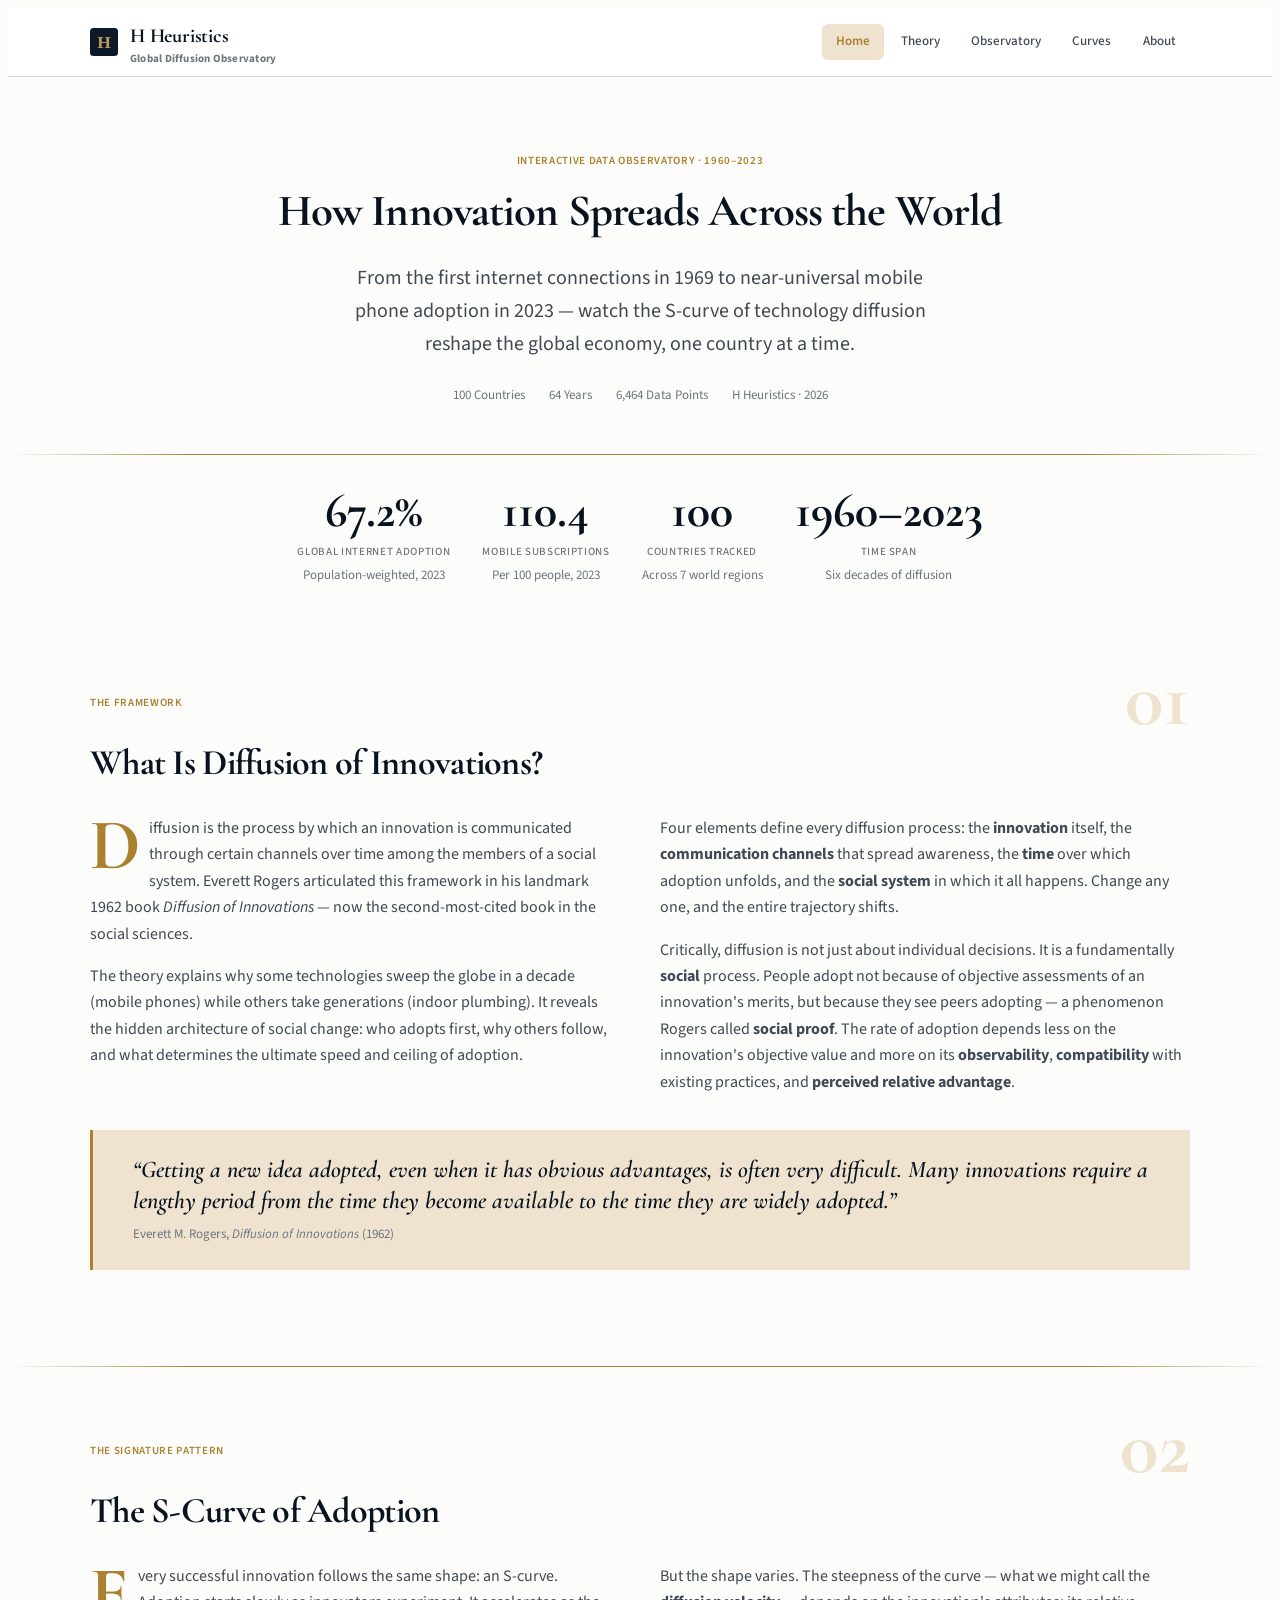
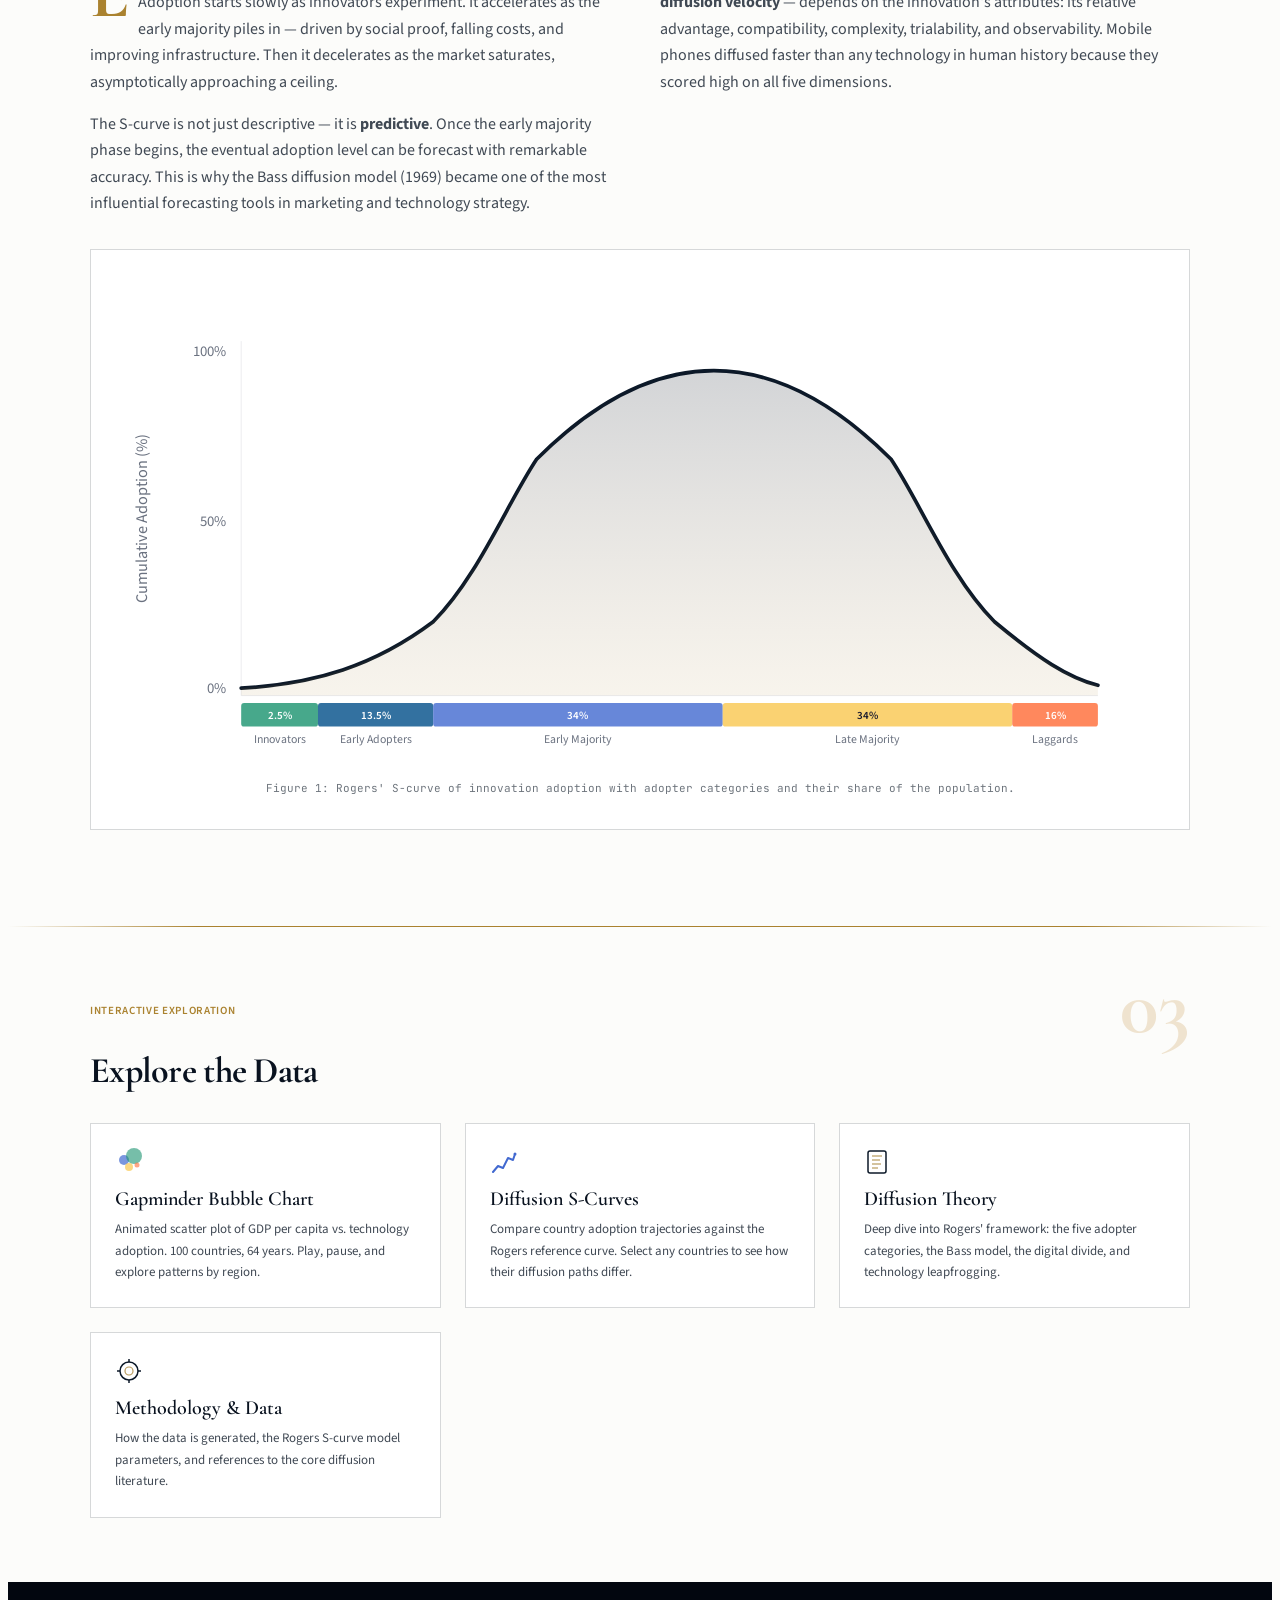
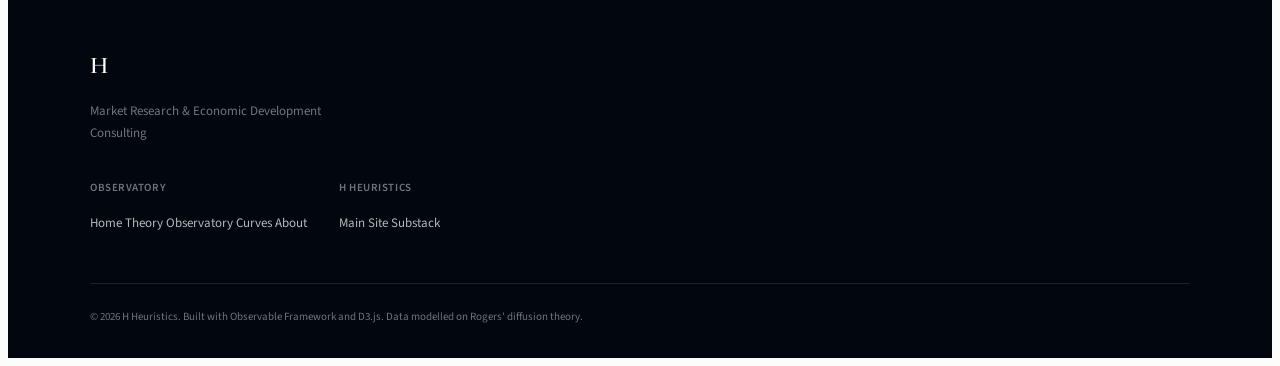
<file: index.html>
<!DOCTYPE html>
<html lang="en" data-theme="light">
<head>
<meta charset="UTF-8">
<meta http-equiv="Cache-Control" content="no-cache, no-store, must-revalidate">
<meta http-equiv="Pragma" content="no-cache">
<meta http-equiv="Expires" content="0">
<meta name="viewport" content="width=device-width, initial-scale=1.0">
<title>Global Diffusion of Innovations Observatory — H Heuristics</title>
<meta name="description" content="An interactive observatory tracking how technology adoption spreads across 100 countries over 64 years. Rogers' diffusion theory meets Gapminder-style data visualization.">
<meta name="theme-color" content="#0c1929">
<meta property="og:title" content="Global Diffusion of Innovations Observatory">
<meta property="og:description" content="Interactive data observatory tracking technology adoption across 100 countries, 1960–2023.">
<meta property="og:type" content="website">
<link rel="icon" type="image/svg+xml" href="favicon.svg">

<link rel="preconnect" href="https://fonts.googleapis.com">
<link rel="preconnect" href="https://fonts.gstatic.com" crossorigin>
<link href="https://fonts.googleapis.com/css2?family=Cormorant+Garamond:ital,wght@0,400;0,500;0,600;0,700;1,400;1,500;1,600&family=Source+Sans+3:ital,wght@0,300;0,400;0,500;0,600;0,700;1,400;1,500&family=JetBrains+Mono:wght@400;500;600&display=swap" rel="stylesheet">

<link rel="stylesheet" href="hheuristics-tokens.css">
<link rel="stylesheet" href="hheuristics-components.css">
<link rel="stylesheet" href="site.css">
</head>
<body>

<!-- ═══════════════════════════════════════════
     MASTHEAD
     ═══════════════════════════════════════════ -->
<div class="masthead-wrap">
  <header class="masthead">
    <a href="index.html" class="masthead__brand">
      <svg viewBox="0 0 32 32"><rect width="32" height="32" rx="4" fill="#0c1929"/><text x="16" y="23" text-anchor="middle" font-family="Georgia,serif" font-weight="bold" font-size="20" fill="#b89b5e">H</text></svg>
      <div>
        H Heuristics
        <span class="masthead__brand-sub">Global Diffusion Observatory</span>
      </div>
    </a>
    <nav class="masthead__nav">
      <a href="index.html" class="active">Home</a>
      <a href="theory.html">Theory</a>
      <a href="observatory.html">Observatory</a>
      <a href="curves.html">Curves</a>
      <a href="about.html">About</a>
    </nav>
  </header>
</div>

<!-- ═══════════════════════════════════════════
     HERO — Magazine Style
     ═══════════════════════════════════════════ -->
<div class="page">
  <header class="magazine-hero">
    <p class="magazine-hero__kicker">Interactive Data Observatory &middot; 1960–2023</p>
    <h1 class="magazine-hero__headline">
      How Innovation Spreads Across the&nbsp;World
    </h1>
    <p class="magazine-hero__dek">
      From the first internet connections in 1969 to near-universal mobile phone adoption in 2023 — watch the S-curve of technology diffusion reshape the global economy, one country at a time.
    </p>
    <div class="magazine-hero__meta">
      <span>100 Countries</span>
      <span>64 Years</span>
      <span>6,464 Data Points</span>
      <span>H Heuristics &middot; 2026</span>
    </div>
  </header>
</div>

<div class="hairline hairline--gold"></div>

<!-- ═══════════════════════════════════════════
     STAT BLOCK
     ═══════════════════════════════════════════ -->
<div class="page">
  <div class="stat-block">
    <div class="stat-block__item">
      <div class="stat-block__value">67.2%</div>
      <div class="stat-block__label">Global Internet Adoption</div>
      <div class="stat-block__note">Population-weighted, 2023</div>
    </div>
    <div class="stat-block__item">
      <div class="stat-block__value">110.4</div>
      <div class="stat-block__label">Mobile Subscriptions</div>
      <div class="stat-block__note">Per 100 people, 2023</div>
    </div>
    <div class="stat-block__item">
      <div class="stat-block__value">100</div>
      <div class="stat-block__label">Countries Tracked</div>
      <div class="stat-block__note">Across 7 world regions</div>
    </div>
    <div class="stat-block__item">
      <div class="stat-block__value">1960–2023</div>
      <div class="stat-block__label">Time Span</div>
      <div class="stat-block__note">Six decades of diffusion</div>
    </div>
  </div>
</div>

<!-- ═══════════════════════════════════════════
     SECTION 01 — What Is Diffusion?
     ═══════════════════════════════════════════ -->
<div class="page">
  <section class="folio-section">
    <span class="section-folio__number">01</span>
    <div class="kicker-headline">
      <p class="kicker-headline__kicker">The Framework</p>
      <h2 class="kicker-headline__heading">What Is Diffusion of Innovations?</h2>
    </div>
    <div class="prose-columns">
      <p class="drop-cap">
        Diffusion is the process by which an innovation is communicated through certain channels over time among the members of a social system. Everett Rogers articulated this framework in his landmark 1962 book <em>Diffusion of Innovations</em> — now the second-most-cited book in the social sciences.
      </p>
      <p>
        The theory explains why some technologies sweep the globe in a decade (mobile phones) while others take generations (indoor plumbing). It reveals the hidden architecture of social change: who adopts first, why others follow, and what determines the ultimate speed and ceiling of adoption.
      </p>
      <p>
        Four elements define every diffusion process: the <strong>innovation</strong> itself, the <strong>communication channels</strong> that spread awareness, the <strong>time</strong> over which adoption unfolds, and the <strong>social system</strong> in which it all happens. Change any one, and the entire trajectory shifts.
      </p>
      <p>
        Critically, diffusion is not just about individual decisions. It is a fundamentally <strong>social</strong> process. People adopt not because of objective assessments of an innovation's merits, but because they see peers adopting — a phenomenon Rogers called <strong>social proof</strong>. The rate of adoption depends less on the innovation's objective value and more on its <strong>observability</strong>, <strong>compatibility</strong> with existing practices, and <strong>perceived relative advantage</strong>.
      </p>
    </div>

    <blockquote class="pull-quote">
      <p class="pull-quote__text">&ldquo;Getting a new idea adopted, even when it has obvious advantages, is often very difficult. Many innovations require a lengthy period from the time they become available to the time they are widely adopted.&rdquo;</p>
      <p class="pull-quote__attribution">Everett M. Rogers, <em>Diffusion of Innovations</em> (1962)</p>
    </blockquote>
  </section>
</div>

<div class="hairline hairline--gold"></div>

<!-- ═══════════════════════════════════════════
     SECTION 02 — The S-Curve
     ═══════════════════════════════════════════ -->
<div class="page">
  <section class="folio-section">
    <span class="section-folio__number">02</span>
    <div class="kicker-headline">
      <p class="kicker-headline__kicker">The Signature Pattern</p>
      <h2 class="kicker-headline__heading">The S-Curve of Adoption</h2>
    </div>
    <div class="prose-columns">
      <p class="drop-cap">
        Every successful innovation follows the same shape: an S-curve. Adoption starts slowly as innovators experiment. It accelerates as the early majority piles in — driven by social proof, falling costs, and improving infrastructure. Then it decelerates as the market saturates, asymptotically approaching a ceiling.
      </p>
      <p>
        The S-curve is not just descriptive — it is <strong>predictive</strong>. Once the early majority phase begins, the eventual adoption level can be forecast with remarkable accuracy. This is why the Bass diffusion model (1969) became one of the most influential forecasting tools in marketing and technology strategy.
      </p>
      <p>
        But the shape varies. The steepness of the curve — what we might call the <strong>diffusion velocity</strong> — depends on the innovation's attributes: its relative advantage, compatibility, complexity, trialability, and observability. Mobile phones diffused faster than any technology in human history because they scored high on all five dimensions.
      </p>
    </div>

    <!-- Inline S-Curve SVG Diagram -->
    <div class="theory-diagram">
      <svg viewBox="0 0 700 320" class="s-curve-svg" role="img" aria-label="Rogers' S-curve of innovation adoption showing the five adopter categories">
        <!-- Background grid -->
        <defs>
          <linearGradient id="sCurveGrad" x1="0" y1="1" x2="0" y2="0">
            <stop offset="0%" stop-color="var(--color-accent)" stop-opacity="0.15"/>
            <stop offset="100%" stop-color="var(--color-brand)" stop-opacity="0.3"/>
          </linearGradient>
        </defs>

        <!-- Grid lines -->
        <g stroke="#e5e7eb" stroke-width="0.5">
          <line x1="80" y1="40" x2="80" y2="280"/>
          <line x1="80" y1="280" x2="660" y2="280"/>
        </g>

        <!-- Y axis labels -->
        <text x="70" y="50" text-anchor="end" font-family="Source Sans 3, sans-serif" font-size="10" fill="#6b7280">100%</text>
        <text x="70" y="165" text-anchor="end" font-family="Source Sans 3, sans-serif" font-size="10" fill="#6b7280">50%</text>
        <text x="70" y="278" text-anchor="end" font-family="Source Sans 3, sans-serif" font-size="10" fill="#6b7280">0%</text>

        <!-- S-Curve line -->
        <path d="M80,275 C130,272 170,260 210,230 C240,200 260,150 280,120 C320,80 360,60 400,60 C440,60 480,80 520,120 C540,150 560,200 590,230 C620,255 640,268 660,273"
              fill="none" stroke="#0c1929" stroke-width="2.5" stroke-linecap="round"/>

        <!-- Area fill under curve -->
        <path d="M80,280 L80,275 C130,272 170,260 210,230 C240,200 260,150 280,120 C320,80 360,60 400,60 C440,60 480,80 520,120 C540,150 560,200 590,230 C620,255 640,268 660,273 L660,280 Z"
              fill="url(#sCurveGrad)" opacity="0.6"/>

        <!-- Adopter category bands -->
        <rect x="80" y="285" width="52" height="16" fill="#1A936F" opacity="0.8" rx="2"/>
        <rect x="132" y="285" width="78" height="16" fill="#004E89" opacity="0.8" rx="2"/>
        <rect x="210" y="285" width="196" height="16" fill="#4269D0" opacity="0.8" rx="2"/>
        <rect x="406" y="285" width="196" height="16" fill="#F9C74F" opacity="0.8" rx="2"/>
        <rect x="602" y="285" width="58" height="16" fill="#FF6B35" opacity="0.8" rx="2"/>

        <!-- Category labels -->
        <text x="106" y="296" text-anchor="middle" font-family="Source Sans 3, sans-serif" font-size="7.5" fill="#fff" font-weight="600">2.5%</text>
        <text x="171" y="296" text-anchor="middle" font-family="Source Sans 3, sans-serif" font-size="7.5" fill="#fff" font-weight="600">13.5%</text>
        <text x="308" y="296" text-anchor="middle" font-family="Source Sans 3, sans-serif" font-size="7.5" fill="#fff" font-weight="600">34%</text>
        <text x="504" y="296" text-anchor="middle" font-family="Source Sans 3, sans-serif" font-size="7.5" fill="#1a1a2e" font-weight="600">34%</text>
        <text x="631" y="296" text-anchor="middle" font-family="Source Sans 3, sans-serif" font-size="7.5" fill="#fff" font-weight="600">16%</text>

        <!-- Phase labels below bands -->
        <text x="106" y="312" text-anchor="middle" font-family="Source Sans 3, sans-serif" font-size="8" fill="#6b7280">Innovators</text>
        <text x="171" y="312" text-anchor="middle" font-family="Source Sans 3, sans-serif" font-size="8" fill="#6b7280">Early Adopters</text>
        <text x="308" y="312" text-anchor="middle" font-family="Source Sans 3, sans-serif" font-size="8" fill="#6b7280">Early Majority</text>
        <text x="504" y="312" text-anchor="middle" font-family="Source Sans 3, sans-serif" font-size="8" fill="#6b7280">Late Majority</text>
        <text x="631" y="312" text-anchor="middle" font-family="Source Sans 3, sans-serif" font-size="8" fill="#6b7280">Laggards</text>

        <!-- Y axis title -->
        <text x="16" y="160" text-anchor="middle" transform="rotate(-90,16,160)" font-family="Source Sans 3, sans-serif" font-size="11" fill="#6b7280">Cumulative Adoption (%)</text>
        <text x="370" y="330" text-anchor="middle" font-family="Source Sans 3, sans-serif" font-size="11" fill="#6b7280">Time →</text>
      </svg>
      <div class="theory-diagram__label">Figure 1: Rogers' S-curve of innovation adoption with adopter categories and their share of the population.</div>
    </div>
  </section>
</div>

<div class="hairline hairline--gold"></div>

<!-- ═══════════════════════════════════════════
     SECTION 03 — Explore the Observatory
     ═══════════════════════════════════════════ -->
<div class="page">
  <section class="folio-section">
    <span class="section-folio__number">03</span>
    <div class="kicker-headline">
      <p class="kicker-headline__kicker">Interactive Exploration</p>
      <h2 class="kicker-headline__heading">Explore the Data</h2>
    </div>
    <div class="insight-grid">
      <a href="observatory.html" style="text-decoration:none;">
        <div class="insight-card">
          <div class="insight-card__icon"><svg width="28" height="28" viewBox="0 0 28 28" fill="none"><circle cx="9" cy="12" r="5" fill="#4269D0" opacity="0.7"/><circle cx="19" cy="8" r="8" fill="#1A936F" opacity="0.6"/><circle cx="14" cy="19" r="4" fill="#F9C74F" opacity="0.7"/><circle cx="22" cy="17" r="2.5" fill="#FF6B35" opacity="0.6"/></svg></div>
          <h3 class="insight-card__heading">Gapminder Bubble Chart</h3>
          <p class="insight-card__text">Animated scatter plot of GDP per capita vs. technology adoption. 100 countries, 64 years. Play, pause, and explore patterns by region.</p>
        </div>
      </a>
      <a href="curves.html" style="text-decoration:none;">
        <div class="insight-card">
          <div class="insight-card__icon"><svg width="28" height="28" viewBox="0 0 28 28" fill="none"><path d="M3 24 L8 18 L13 20 L18 10 L23 12 L25 6" stroke="#4269D0" stroke-width="2" stroke-linecap="round" stroke-linejoin="round" fill="none"/><circle cx="25" cy="6" r="1.5" fill="#4269D0"/></svg></div>
          <h3 class="insight-card__heading">Diffusion S-Curves</h3>
          <p class="insight-card__text">Compare country adoption trajectories against the Rogers reference curve. Select any countries to see how their diffusion paths differ.</p>
        </div>
      </a>
      <a href="theory.html" style="text-decoration:none;">
        <div class="insight-card">
          <div class="insight-card__icon"><svg width="28" height="28" viewBox="0 0 28 28" fill="none"><rect x="4" y="3" width="18" height="22" rx="2" stroke="#0c1929" stroke-width="1.5" fill="none"/><line x1="8" y1="8" x2="18" y2="8" stroke="#b89b5e" stroke-width="1.2"/><line x1="8" y1="12" x2="16" y2="12" stroke="#b89b5e" stroke-width="1.2"/><line x1="8" y1="16" x2="17" y2="16" stroke="#b89b5e" stroke-width="1.2"/><line x1="8" y1="20" x2="14" y2="20" stroke="#b89b5e" stroke-width="1.2"/></svg></div>
          <h3 class="insight-card__heading">Diffusion Theory</h3>
          <p class="insight-card__text">Deep dive into Rogers' framework: the five adopter categories, the Bass model, the digital divide, and technology leapfrogging.</p>
        </div>
      </a>
      <a href="about.html" style="text-decoration:none;">
        <div class="insight-card">
          <div class="insight-card__icon"><svg width="28" height="28" viewBox="0 0 28 28" fill="none"><circle cx="14" cy="14" r="9" stroke="#0c1929" stroke-width="1.5" fill="none"/><circle cx="14" cy="14" r="4" stroke="#b89b5e" stroke-width="1.2" fill="none"/><line x1="14" y1="2" x2="14" y2="5" stroke="#0c1929" stroke-width="1.5"/><line x1="14" y1="23" x2="14" y2="26" stroke="#0c1929" stroke-width="1.5"/><line x1="2" y1="14" x2="5" y2="14" stroke="#0c1929" stroke-width="1.5"/><line x1="23" y1="14" x2="26" y2="14" stroke="#0c1929" stroke-width="1.5"/></svg></div>
          <h3 class="insight-card__heading">Methodology &amp; Data</h3>
          <p class="insight-card__text">How the data is generated, the Rogers S-curve model parameters, and references to the core diffusion literature.</p>
        </div>
      </a>
    </div>
  </section>
</div>

<!-- ═══════════════════════════════════════════
     FOOTER
     ═══════════════════════════════════════════ -->
<footer class="footer-brand">
  <div class="page">
    <div class="footer-brand__logo">H</div>
    <p class="footer-brand__tagline">Market Research &amp; Economic Development Consulting</p>
    <div style="display:flex; gap:var(--space-8); flex-wrap:wrap; margin: var(--space-6) 0;">
      <div>
        <p class="footer-brand__heading">Observatory</p>
        <a href="index.html">Home</a>
        <a href="theory.html">Theory</a>
        <a href="observatory.html">Observatory</a>
        <a href="curves.html">Curves</a>
        <a href="about.html">About</a>
      </div>
      <div>
        <p class="footer-brand__heading">H Heuristics</p>
        <a href="https://hheuristics.com">Main Site</a>
        <a href="https://hheuristics.substack.com">Substack</a>
      </div>
    </div>
    <div class="footer-brand__bottom">
      &copy; 2026 H Heuristics. Built with Observable Framework and D3.js. Data modelled on Rogers' diffusion theory.
    </div>
  </div>
</footer>

</body>
</html>
</file>
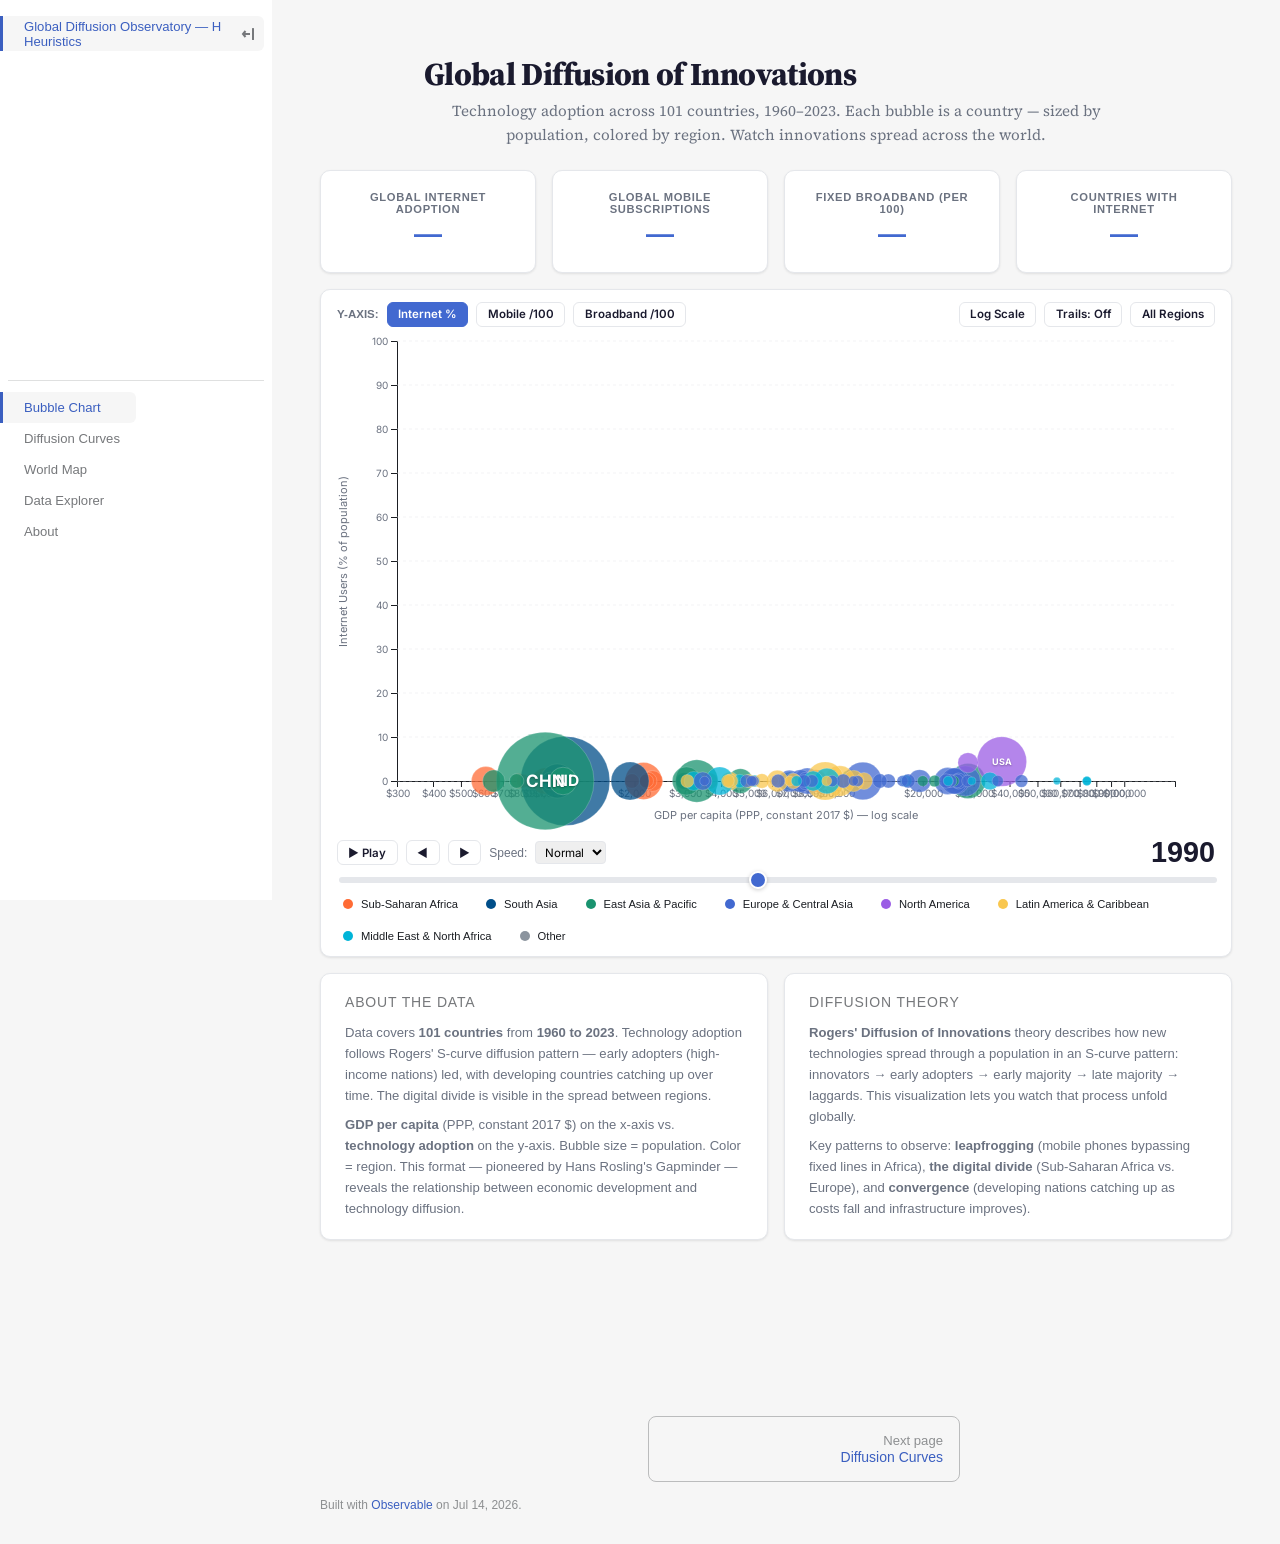
<file: viz/index.html>
<!DOCTYPE html>
<html>
<head>
<meta charset="utf-8">
<meta name="viewport" content="width=device-width, initial-scale=1, maximum-scale=1">
<meta name="generator" content="Observable Framework v1.13.4">
<title>Global Diffusion Observatory | Global Diffusion Observatory — H Heuristics</title>
<link rel="preconnect" href="https://fonts.gstatic.com" crossorigin>
<link rel="preload" as="style" href="https://fonts.googleapis.com/css2?family=Source+Serif+4:ital,opsz,wght@0,8..60,200..900;1,8..60,200..900&amp;display=swap" crossorigin>
<link rel="preload" as="style" href="./_observablehq/theme-air,near-midnight,alt,wide,wide.9b64840a.css">
<link rel="stylesheet" type="text/css" href="https://fonts.googleapis.com/css2?family=Source+Serif+4:ital,opsz,wght@0,8..60,200..900;1,8..60,200..900&amp;display=swap" crossorigin>
<link rel="stylesheet" type="text/css" href="./_observablehq/theme-air,near-midnight,alt,wide,wide.9b64840a.css">
<link rel="modulepreload" href="./_observablehq/client.9519fa98.js">
<link rel="modulepreload" href="./_observablehq/runtime.607a8173.js">
<link rel="modulepreload" href="./_observablehq/stdlib.23790ac1.js">
<link rel="modulepreload" href="./_npm/d3@7.9.0/080cf928.js">
<link rel="modulepreload" href="./_npm/d3-array@3.2.4/b8e751b6.js">
<link rel="modulepreload" href="./_npm/d3-axis@3.0.0/c662ea05.js">
<link rel="modulepreload" href="./_npm/d3-brush@3.0.0/d162d8c6.js">
<link rel="modulepreload" href="./_npm/d3-chord@3.0.1/5cedd0be.js">
<link rel="modulepreload" href="./_npm/d3-color@3.1.0/65d51007.js">
<link rel="modulepreload" href="./_npm/d3-contour@4.0.2/c576a91a.js">
<link rel="modulepreload" href="./_npm/d3-delaunay@6.0.4/8b43826d.js">
<link rel="modulepreload" href="./_npm/d3-dispatch@3.0.1/3fb06f14.js">
<link rel="modulepreload" href="./_npm/d3-drag@3.0.0/20b76948.js">
<link rel="modulepreload" href="./_npm/d3-dsv@3.0.1/097745a2.js">
<link rel="modulepreload" href="./_npm/d3-ease@3.0.1/8683b012.js">
<link rel="modulepreload" href="./_npm/d3-fetch@3.0.1/5c319046.js">
<link rel="modulepreload" href="./_npm/d3-force@3.0.0/33924f3e.js">
<link rel="modulepreload" href="./_npm/d3-format@3.1.2/8d67a1ae.js">
<link rel="modulepreload" href="./_npm/d3-geo@3.1.1/8037bd0b.js">
<link rel="modulepreload" href="./_npm/d3-hierarchy@3.1.2/a9ba0229.js">
<link rel="modulepreload" href="./_npm/d3-interpolate@3.0.1/e0a47f97.js">
<link rel="modulepreload" href="./_npm/d3-path@3.1.0/f9e9e0ab.js">
<link rel="modulepreload" href="./_npm/d3-polygon@3.0.1/2da8eb3b.js">
<link rel="modulepreload" href="./_npm/d3-quadtree@3.0.1/09002e01.js">
<link rel="modulepreload" href="./_npm/d3-random@3.0.1/5108797c.js">
<link rel="modulepreload" href="./_npm/d3-scale@4.0.2/c9f2571b.js">
<link rel="modulepreload" href="./_npm/d3-scale-chromatic@3.1.0/f3c78e0d.js">
<link rel="modulepreload" href="./_npm/d3-selection@3.0.0/28717d05.js">
<link rel="modulepreload" href="./_npm/d3-shape@3.2.0/7c6e2a50.js">
<link rel="modulepreload" href="./_npm/d3-time@3.1.0/3d1d57c6.js">
<link rel="modulepreload" href="./_npm/d3-time-format@4.1.0/643581a8.js">
<link rel="modulepreload" href="./_npm/d3-timer@3.0.1/e99232db.js">
<link rel="modulepreload" href="./_npm/d3-transition@3.0.1/bd07fd9a.js">
<link rel="modulepreload" href="./_npm/d3-zoom@3.0.0/d09f7cc9.js">
<link rel="modulepreload" href="./_npm/internmap@2.0.3/af036d7e.js">
<link rel="modulepreload" href="./_npm/delaunator@5.1.0/7b06abe7.js">
<link rel="modulepreload" href="./_npm/robust-predicates@3.0.3/b42f30a7.js">
<link rel="preconnect" href="https://fonts.googleapis.com">
<link rel="preconnect" href="https://fonts.gstatic.com" crossorigin="">
<link href="https://fonts.googleapis.com/css2?family=Inter:wght@400;500;600;700;800;900&amp;family=Source+Serif+4:opsz,wght@8..60,400;8..60,500;8..60,600;8..60,700&amp;display=swap" rel="stylesheet">
<style>
  :root {
    --bg: #f8f9fb;
    --card-bg: #ffffff;
    --text: #1a1a2e;
    --muted: #6b7280;
    --accent: #4269d0;
    --accent-light: #e8edf8;
    --accent2: #2e5bb8;
    --warn: #dc3545;
    --gold: #e6a817;
    --green: #22c55e;
    --border: #e5e7eb;
    --shadow-sm: 0 1px 2px rgba(0,0,0,0.04);
    --shadow: 0 1px 3px rgba(0,0,0,0.06), 0 1px 2px rgba(0,0,0,0.04);
    --shadow-lg: 0 4px 12px rgba(0,0,0,0.08);
    --radius: 10px;
    --radius-sm: 6px;
    --font-sans: 'Inter', -apple-system, BlinkMacSystemFont, 'Segoe UI', system-ui, sans-serif;
    --font-serif: 'Source Serif 4', serif;
  }

  /* Region colors for Gapminder chart */
  --region-africa: #FF6B35;
  --region-asia: #004E89;
  --region-europe: #1A936F;
  --region-north-america: #9B5DE5;
  --region-south-america: #F9C74F;
  --region-oceania: #F15BB5;
  --region-middle-east: #00B4D8;

  body {
    background: var(--bg);
    color: var(--text);
    font-family: var(--font-sans);
    -webkit-font-smoothing: antialiased;
    -moz-osx-font-smoothing: grayscale;
  }

  /* --- Card --- */
  .card {
    background: var(--card-bg);
    border: 1px solid var(--border);
    border-radius: var(--radius);
    box-shadow: var(--shadow);
    padding: 1.25rem 1.5rem;
  }

  /* --- Typography --- */
  h1, h2, h3 { color: var(--text); font-weight: 700; }
  h1 { font-size: 1.75rem; letter-spacing: -0.03em; }
  h2 { font-size: 1.3rem; letter-spacing: -0.02em; }
  h3 { font-size: 0.85rem; margin: 0 0 0.75rem; text-transform: uppercase; letter-spacing: 0.06em; color: var(--muted); font-weight: 600; }

  /* --- Metrics --- */
  .metric-value { font-size: 1.75rem; font-weight: 800; line-height: 1.1; font-variant-numeric: tabular-nums; }
  .metric-label { font-size: 0.7rem; color: var(--muted); text-transform: uppercase; letter-spacing: 0.06em; font-weight: 600; margin-bottom: 0.2rem; }
  .metric-change { font-size: 0.75rem; font-weight: 600; margin-top: 0.15rem; }
  .metric-change.up { color: var(--green); }
  .metric-change.neutral { color: var(--muted); }

  /* --- Utility --- */
  .muted { color: var(--muted); font-size: 0.82rem; }
  .accent { color: var(--accent); }
  .grid { display: grid; gap: 1rem; }
  .grid-2 { grid-template-columns: 1fr 1fr; }
  .grid-3 { grid-template-columns: 1fr 1fr 1fr; }
  .grid-4 { grid-template-columns: 1fr 1fr 1fr 1fr; }
  .flex { display: flex; }
  .flex-between { display: flex; justify-content: space-between; align-items: center; }
  .gap-sm { gap: 0.5rem; }
  .gap-md { gap: 1rem; }

  /* --- Buttons --- */
  .btn {
    display: inline-flex; align-items: center; gap: 0.35rem;
    padding: 0.45rem 1rem; border-radius: var(--radius-sm);
    font-size: 0.8rem; font-weight: 600; font-family: var(--font-sans);
    border: 1px solid var(--border); background: #fff; color: var(--text);
    cursor: pointer; transition: all 0.15s; white-space: nowrap;
  }
  .btn:hover { border-color: var(--accent); color: var(--accent); background: var(--accent-light); }
  .btn.active { background: var(--accent); color: #fff; border-color: var(--accent); }
  .btn.active:hover { background: var(--accent2); }
  .btn-sm { padding: 0.3rem 0.65rem; font-size: 0.72rem; }

  /* --- Navigation --- */
  nav { display: flex; gap: 0.15rem; flex-wrap: wrap; }
  nav a {
    color: var(--muted); font-size: 0.82rem; font-weight: 500;
    padding: 0.4rem 0.85rem; border-radius: var(--radius-sm);
    text-decoration: none; transition: all 0.15s;
  }
  nav a:hover { color: var(--accent); background: var(--accent-light); }
  nav a[aria-current] { color: var(--accent); font-weight: 700; background: var(--accent-light); }

  /* --- Page header --- */
  .page-hero { text-align: center; padding: 1.5rem 0 0.5rem; }
  .page-hero h1 { font-family: var(--font-serif); font-size: 2rem; font-weight: 800; letter-spacing: -0.02em; }
  .page-hero p { color: var(--muted); max-width: 650px; margin: 0.4rem auto 0; font-size: 0.95rem; line-height: 1.55; }

  /* --- Chart container --- */
  .chart-container { position: relative; width: 100%; }
  .chart-container svg { display: block; width: 100%; height: auto; }

  /* --- Tooltip --- */
  .tooltip {
    position: absolute; pointer-events: none;
    background: rgba(26, 26, 46, 0.94); color: #fff;
    padding: 0.6rem 0.85rem; border-radius: 8px;
    font-size: 0.78rem; line-height: 1.5; font-family: var(--font-sans);
    box-shadow: 0 4px 16px rgba(0,0,0,0.2); z-index: 100;
    max-width: 260px; opacity: 0; transition: opacity 0.15s;
  }
  .tooltip.visible { opacity: 1; }
  .tooltip .country { font-weight: 700; font-size: 0.9rem; margin-bottom: 0.2rem; }
  .tooltip .stat { display: flex; justify-content: space-between; gap: 1rem; }
  .tooltip .stat-label { color: #a0a0b8; }
  .tooltip .stat-val { font-weight: 600; }

  /* --- Slider --- */
  input[type="range"] {
    -webkit-appearance: none; appearance: none;
    width: 100%; height: 6px; background: var(--border);
    border-radius: 3px; outline: none; cursor: pointer;
  }
  input[type="range"]::-webkit-slider-thumb {
    -webkit-appearance: none; appearance: none;
    width: 18px; height: 18px; border-radius: 50%;
    background: var(--accent); border: 2px solid #fff;
    box-shadow: 0 1px 4px rgba(0,0,0,0.2); cursor: pointer;
  }

  /* --- Legend --- */
  .legend-dot {
    width: 10px; height: 10px; border-radius: 50%;
    display: inline-block; flex-shrink: 0;
  }

  /* --- Responsive --- */
  @media (max-width: 768px) {
    .grid-2, .grid-3, .grid-4 { grid-template-columns: 1fr; }
    h1 { font-size: 1.3rem; }
    .page-hero h1 { font-size: 1.5rem; }
    .metric-value { font-size: 1.4rem; }
    nav { gap: 0; }
    nav a { font-size: 0.72rem; padding: 0.3rem 0.5rem; }
  }
</style>
<script type="module">

import {define} from "./_observablehq/client.9519fa98.js";
import {registerFile} from "./_observablehq/stdlib.23790ac1.js";

registerFile("./country_meta.json", {"name":"./country_meta.json","mimeType":"application/json","path":"./_file/country_meta.2fc3c113.json","lastModified":1784021896914,"size":14315});
registerFile("./diffusion_data.json", {"name":"./diffusion_data.json","mimeType":"application/json","path":"./_file/diffusion_data.71af4842.json","lastModified":1784021896905,"size":1793298});

define({id: "a358ff19", inputs: ["FileAttachment","d3"], outputs: ["REGION_COLORS","REGION_LABELS","METRIC_LABELS","state","svg","g","xScale","yScale","rScale","colorScale","margin","width","height","loadData","initChart","drawYear","drawTrails","updateYearUI","updateKPIs","drawLegend","setYear","stepYear","selectMetric","togglePlay","animateLoop","setSpeed","toggleScale","toggleTrails","cycleHighlight","highlightRegion","handleResize","init"], body: (FileAttachment,d3) => {
// ============================================================
// GLOBAL DIFFUSION OBSERVATORY — Gapminder Bubble Chart
// H Heuristics × Observable Pro — D3.js v7
// ============================================================

// --- Constants ---
const REGION_COLORS = {
  africa: "#FF6B35",
  asia: "#004E89",
  east_asia_pacific: "#1A936F",
  europe: "#4269D0",
  north_america: "#9B5DE5",
  latin_america: "#F9C74F",
  middle_east: "#00B4D8",
  other: "#8B949E"
};

const REGION_LABELS = {
  africa: "Sub-Saharan Africa",
  asia: "South Asia",
  east_asia_pacific: "East Asia & Pacific",
  europe: "Europe & Central Asia",
  north_america: "North America",
  latin_america: "Latin America & Caribbean",
  middle_east: "Middle East & North Africa",
  other: "Other"
};

const METRIC_LABELS = {
  internet_pct: "Internet Users (% of population)",
  mobile_per_100: "Mobile Cellular Subscriptions (per 100)",
  broadband_per_100: "Fixed Broadband Subscriptions (per 100)"
};

// --- State ---
let state = {
  year: 1990,
  metric: "internet_pct",
  playing: false,
  speed: 800,
  logScale: true,
  trails: false,
  highlightRegion: null,  // null = all, or region key
  data: [],           // full dataset
  yearData: {},       // year -> array of country data
  countries: [],      // country metadata
  summary: [],        // yearly summaries
  timer: null,
};

// --- D3 scales and SVG ---
let svg, g, xScale, yScale, rScale, colorScale;
let margin = { top: 10, right: 40, bottom: 50, left: 60 };
let width, height;

// --- Load Data ---
async function loadData() {
  const [dataRaw, metaRaw] = await Promise.all([
    FileAttachment("./diffusion_data.json").json(),
    FileAttachment("./country_meta.json").json()
  ]);

  state.data = dataRaw;
  state.countries = metaRaw;

  // Index by year
  state.yearData = {};
  dataRaw.forEach(d => {
    if (!state.yearData[d.year]) state.yearData[d.year] = [];
    state.yearData[d.year].push(d);
  });

  // Compute yearly summary on-the-fly
  const yearlyMap = {};
  dataRaw.forEach(d => {
    const y = d.year;
    if (!yearlyMap[y]) yearlyMap[y] = { year: y, tp: 0, wi: 0, wm: 0, wb: 0, ci: 0, cm: 0, cb: 0 };
    yearlyMap[y].tp += d.population || 0;
    if (d.internet_pct > 0) { yearlyMap[y].ci++; yearlyMap[y].wi += d.internet_pct * (d.population || 0); }
    if (d.mobile_per_100 > 0) { yearlyMap[y].cm++; yearlyMap[y].wm += d.mobile_per_100 * (d.population || 0); }
    if (d.broadband_per_100 > 0) { yearlyMap[y].cb++; yearlyMap[y].wb += d.broadband_per_100 * (d.population || 0); }
  });
  state.summary = Object.values(yearlyMap).map(y => ({
    year: y.year,
    weighted_internet_pct: y.tp > 0 ? +(y.wi / y.tp).toFixed(2) : 0,
    weighted_mobile_per_100: y.tp > 0 ? +(y.wm / y.tp).toFixed(2) : 0,
    weighted_broadband_per_100: y.tp > 0 ? +(y.wb / y.tp).toFixed(2) : 0,
    countries_with_internet: y.ci, countries_with_mobile: y.cm, countries_with_broadband: y.cb,
  })).sort((a, b) => a.year - b.year);

  console.log(`Loaded ${dataRaw.length} rows, ${metaRaw.length} countries`);
}

// --- Initialize Chart ---
function initChart() {
  const container = document.getElementById("chart-container");
  const bb = container.getBoundingClientRect();
  width = bb.width;
  height = Math.max(500, Math.min(650, width * 0.55));

  svg = d3.select("#bubble-chart")
    .attr("width", width)
    .attr("height", height)
    .style("display", "block");

  // Clear any existing content
  svg.selectAll("*").remove();

  // Main group with margins
  g = svg.append("g")
    .attr("transform", `translate(${margin.left},${margin.top})`);

  const innerW = width - margin.left - margin.right;
  const innerH = height - margin.top - margin.bottom;

  // X scale (GDP per capita)
  if (state.logScale) {
    xScale = d3.scaleLog()
      .domain([300, 150000])
      .range([0, innerW]);
  } else {
    xScale = d3.scaleLinear()
      .domain([0, 120000])
      .range([0, innerW]);
  }

  // Y scale
  const yMax = state.metric === "mobile_per_100" ? 160 : 
               state.metric === "broadband_per_100" ? 55 : 100;
  yScale = d3.scaleLinear()
    .domain([0, yMax])
    .range([innerH, 0]);

  // Radius scale (population, sqrt for area)
  const popExtent = d3.extent(state.data, d => d.population);
  rScale = d3.scaleSqrt()
    .domain([popExtent[0] || 1e6, popExtent[1] || 1.5e9])
    .range([3, 55]);

  // Color scale
  colorScale = d3.scaleOrdinal()
    .domain(Object.keys(REGION_COLORS))
    .range(Object.values(REGION_COLORS));

  // --- Draw axes ---
  // X axis
  const xAxis = d3.axisBottom(xScale)
    .tickFormat(d => state.logScale ? d3.format("$,.0f")(d) : d3.format("$,.0f")(d))
    .ticks(8);

  g.append("g")
    .attr("class", "x-axis")
    .attr("transform", `translate(0,${innerH})`)
    .call(xAxis)
    .selectAll("text")
    .style("font-size", "10px")
    .style("font-family", "var(--font-sans)")
    .style("fill", "var(--muted)");

  // X axis label
  g.append("text")
    .attr("x", innerW / 2)
    .attr("y", innerH + 38)
    .attr("text-anchor", "middle")
    .style("font-size", "11px")
    .style("font-family", "var(--font-sans)")
    .style("fill", "var(--muted)")
    .text(`GDP per capita (PPP, constant 2017 $)${state.logScale ? " — log scale" : ""}`);

  // Y axis
  const yAxis = d3.axisLeft(yScale).ticks(8);
  g.append("g")
    .attr("class", "y-axis")
    .call(yAxis)
    .selectAll("text")
    .style("font-size", "10px")
    .style("font-family", "var(--font-sans)")
    .style("fill", "var(--muted)");

  // Y axis label
  g.append("text")
    .attr("transform", "rotate(-90)")
    .attr("x", -innerH / 2)
    .attr("y", -50)
    .attr("text-anchor", "middle")
    .style("font-size", "11px")
    .style("font-family", "var(--font-sans)")
    .style("fill", "var(--muted)")
    .text(METRIC_LABELS[state.metric]);

  // Grid lines
  g.append("g")
    .attr("class", "grid")
    .selectAll("line")
    .data(yScale.ticks(8))
    .enter().append("line")
    .attr("x1", 0)
    .attr("x2", innerW)
    .attr("y1", d => yScale(d))
    .attr("y2", d => yScale(d))
    .style("stroke", "var(--border)")
    .style("stroke-width", "0.5")
    .style("stroke-dasharray", "3,3");
}

// --- Draw bubbles for current year ---
function drawYear(year, transitionDuration = 0) {
  const data = state.yearData[year] || [];
  if (data.length === 0) return;

  // Pre-compute positions
  const innerW = width - margin.left - margin.right;
  const innerH = height - margin.top - margin.bottom;

  // Filter and map data
  const plotData = data
    .filter(d => d.population > 0 && d.gdp_per_capita_ppp > 0)
    .map(d => ({
      ...d,
      cx: xScale(Math.max(state.logScale ? 300 : 0, d.gdp_per_capita_ppp)),
      cy: yScale(Math.max(0, d[state.metric] || 0)),
      r: rScale(d.population),
      color: colorScale(d.region_group),
      dimmed: state.highlightRegion && d.region_group !== state.highlightRegion,
    }))
    .filter(d => !isNaN(d.cx) && !isNaN(d.cy) && d.r > 0);

  // JOIN
  const bubbles = g.selectAll("circle.bubble")
    .data(plotData, d => d.country_id);

  // EXIT
  bubbles.exit()
    .transition().duration(transitionDuration)
    .attr("r", 0)
    .style("opacity", 0)
    .remove();

  // ENTER
  const enter = bubbles.enter()
    .append("circle")
    .attr("class", "bubble")
    .attr("cx", d => d.cx)
    .attr("cy", d => d.cy)
    .attr("r", 0)
    .style("fill", d => d.color)
    .style("fill-opacity", 0)
    .style("stroke", "#fff")
    .style("stroke-width", 0.5)
    .style("cursor", "pointer");

  // UPDATE + ENTER transition
  const merge = enter.merge(bubbles);

  if (transitionDuration > 0) {
    merge.transition().duration(transitionDuration).ease(d3.easeLinear)
      .attr("cx", d => d.cx)
      .attr("cy", d => d.cy)
      .attr("r", d => d.r)
      .style("fill-opacity", d => d.dimmed ? 0.15 : 0.75)
      .style("stroke-opacity", d => d.dimmed ? 0.1 : 0.4);
  } else {
    merge
      .attr("cx", d => d.cx)
      .attr("cy", d => d.cy)
      .attr("r", d => d.r)
      .style("fill-opacity", d => d.dimmed ? 0.15 : 0.75)
      .style("stroke-opacity", d => d.dimmed ? 0.1 : 0.4);
  }

  // --- Labels for large bubbles ---
  const labelData = plotData.filter(d => d.r > 22);
  const labels = g.selectAll("text.bubble-label")
    .data(labelData, d => d.country_id);

  labels.exit().remove();

  labels.enter()
    .append("text")
    .attr("class", "bubble-label")
    .attr("text-anchor", "middle")
    .attr("dy", "0.35em")
    .style("font-size", d => Math.max(9, d.r * 0.35) + "px")
    .style("font-weight", "700")
    .style("font-family", "var(--font-sans)")
    .style("fill", "#fff")
    .style("pointer-events", "none")
    .style("text-shadow", "0 1px 2px rgba(0,0,0,0.3)")
    .merge(labels)
    .transition().duration(transitionDuration).ease(d3.easeLinear)
    .attr("x", d => d.cx)
    .attr("y", d => d.cy)
    .text(d => d.iso3);

  // --- Trails ---
  if (state.trails && transitionDuration > 0) {
    drawTrails(year);
  }

  // Update tooltip handlers
  g.selectAll("circle.bubble")
    .on("mouseover", function(event, d) {
      d3.select(this)
        .style("fill-opacity", 1)
        .style("stroke", "var(--text)")
        .style("stroke-width", 2)
        .style("stroke-opacity", 0.8)
        .attr("r", d.r * 1.15);

      const tooltip = d3.select("#tooltip");
      tooltip.select(".country").text(d.country_name);
      tooltip.select("#tt-gdp").text("$" + d3.format(",.0f")(d.gdp_per_capita_ppp));
      tooltip.select("#tt-pop").text(d3.format(",.1f")(d.population / 1e6) + "M");
      tooltip.select("#tt-metric").text(d3.format(",.1f")(d[state.metric] || 0));
      tooltip.classed("visible", true);

      // Position tooltip
      const [mx, my] = d3.pointer(event, document.getElementById("chart-container"));
      const ttNode = tooltip.node();
      const ttW = ttNode.offsetWidth;
      const ttH = ttNode.offsetHeight;
      let left = mx + 15;
      let top = my - ttH / 2;
      if (left + ttW > width) left = mx - ttW - 15;
      if (top < 0) top = 5;
      if (top + ttH > height) top = height - ttH - 5;
      tooltip.style("left", left + "px").style("top", top + "px");
    })
    .on("mousemove", function(event) {
      const [mx, my] = d3.pointer(event, document.getElementById("chart-container"));
      const tooltip = d3.select("#tooltip");
      const ttNode = tooltip.node();
      const ttW = ttNode.offsetWidth;
      const ttH = ttNode.offsetHeight;
      let left = mx + 15;
      let top = my - ttH / 2;
      if (left + ttW > width) left = mx - ttW - 15;
      if (top < 0) top = 5;
      if (top + ttH > height) top = height - ttH - 5;
      tooltip.style("left", left + "px").style("top", top + "px");
    })
    .on("mouseout", function() {
      d3.select(this)
        .style("fill-opacity", d => d.dimmed ? 0.15 : 0.75)
        .style("stroke", "#fff")
        .style("stroke-width", 0.5)
        .style("stroke-opacity", d => d.dimmed ? 0.1 : 0.4)
        .attr("r", d => d.r);
      d3.select("#tooltip").classed("visible", false);
    });
}

// --- Draw trail lines for each country ---
function drawTrails(currentYear) {
  // For each country visible, show a trail of the last N years
  const trailYears = 15;
  const startYear = Math.max(1960, currentYear - trailYears);

  // Collect trail data
  const trailLines = [];
  state.countries.forEach(c => {
    const points = [];
    for (let y = startYear; y <= currentYear; y++) {
      const yearData = state.yearData[y];
      if (!yearData) continue;
      const cd = yearData.find(d => d.country_id === c.id);
      if (cd && cd.population > 0 && cd.gdp_per_capita_ppp > 0) {
        const val = cd[state.metric] || 0;
        points.push({
          x: xScale(Math.max(state.logScale ? 300 : 0, cd.gdp_per_capita_ppp)),
          y: yScale(Math.max(0, val)),
          year: y,
        });
      }
    }
    if (points.length >= 2) {
      trailLines.push({ id: c.id, points, color: colorScale(c.region_group) });
    }
  });

  // Remove old trails
  g.selectAll("polyline.trail").remove();

  // Draw trail lines
  const trailGroup = g.append("g").attr("class", "trails");

  trailLines.forEach(line => {
    const pts = line.points.map(p => `${p.x},${p.y}`).join(" ");
    trailGroup.append("polyline")
      .attr("class", "trail")
      .attr("points", pts)
      .style("fill", "none")
      .style("stroke", line.color)
      .style("stroke-width", 1)
      .style("stroke-opacity", 0.25)
      .style("pointer-events", "none");
  });

  // Small dots at oldest trail point
  trailLines.forEach(line => {
    const first = line.points[0];
    trailGroup.append("circle")
      .attr("cx", first.x)
      .attr("cy", first.y)
      .attr("r", 2)
      .style("fill", line.color)
      .style("fill-opacity", 0.5)
      .style("pointer-events", "none");
  });
}

// --- Update year display and slider ---
function updateYearUI(year) {
  document.getElementById("year-display").textContent = year;
  document.getElementById("year-slider").value = year;
  updateKPIs(year);
}

// --- Update KPI cards ---
function updateKPIs(year) {
  const summary = state.summary.find(s => s.year === year);
  if (!summary) return;

  const prevSummary = state.summary.find(s => s.year === year - 1);

  document.getElementById("kpi-internet").textContent = 
    summary.weighted_internet_pct ? summary.weighted_internet_pct.toFixed(1) + "%" : "—";
  document.getElementById("kpi-mobile").textContent = 
    summary.weighted_mobile_per_100 ? summary.weighted_mobile_per_100.toFixed(1) : "—";
  document.getElementById("kpi-broadband").textContent = 
    summary.weighted_broadband_per_100 ? summary.weighted_broadband_per_100.toFixed(1) : "—";
  document.getElementById("kpi-countries").textContent = 
    summary.countries_with_internet ? summary.countries_with_internet + " / 101" : "—";

  if (prevSummary && summary.weighted_internet_pct) {
    const delta = (summary.weighted_internet_pct - (prevSummary.weighted_internet_pct || 0));
    document.getElementById("kpi-internet-change").textContent = 
      delta >= 0 ? `↑ ${delta.toFixed(1)}pp` : `↓ ${Math.abs(delta).toFixed(1)}pp`;
  }
}

// --- Region Legend ---
function drawLegend() {
  const legend = document.getElementById("region-legend");
  legend.innerHTML = Object.entries(REGION_LABELS)
    .map(([key, label]) => `
      <span class="flex gap-sm" style="align-items:center; cursor:pointer; padding:2px 6px; border-radius:4px; ${state.highlightRegion === key ? 'background:var(--accent-light);' : ''}"
            onclick="highlightRegion('${key}')" title="Click to filter by ${label}">
        <span class="legend-dot" style="background:${REGION_COLORS[key]};"></span>
        ${label}
      </span>
    `).join("");
}

// --- Controls ---
function setYear(year) {
  year = +year;
  if (year !== state.year) {
    state.year = year;
    updateYearUI(year);
    drawYear(year, 100);
  }
}

function stepYear(delta) {
  const newYear = Math.max(1960, Math.min(2023, state.year + delta));
  setYear(newYear);
}

function selectMetric(metric, btn) {
  state.metric = metric;

  // Update button states
  document.querySelectorAll("[data-metric]").forEach(b => b.classList.remove("active"));
  if (btn) btn.classList.add("active");

  // Re-init with new metric
  initChart();
  drawYear(state.year, 0);
  updateYearUI(state.year);
}

function togglePlay() {
  state.playing = !state.playing;
  const btn = document.getElementById("btn-play");
  btn.textContent = state.playing ? "⏸ Pause" : "▶ Play";
  btn.classList.toggle("active", state.playing);

  if (state.playing) {
    animateLoop();
  } else if (state.timer) {
    clearTimeout(state.timer);
    state.timer = null;
  }
}

function animateLoop() {
  if (!state.playing) return;

  const nextYear = state.year + 1;
  if (nextYear > 2023) {
    // Loop back to start
    state.year = 1960;
    updateYearUI(1960);
    drawYear(1960, 200);
    state.timer = setTimeout(animateLoop, 800);
  } else {
    state.year = nextYear;
    updateYearUI(nextYear);
    drawYear(nextYear, state.speed * 0.6);
    state.timer = setTimeout(animateLoop, state.speed);
  }
}

function setSpeed(speed) {
  state.speed = +speed;
  if (state.playing) {
    if (state.timer) clearTimeout(state.timer);
    state.timer = setTimeout(animateLoop, state.speed);
  }
}

function toggleScale() {
  state.logScale = !state.logScale;
  document.getElementById("btn-log").textContent = state.logScale ? "Log Scale" : "Linear Scale";
  document.getElementById("btn-log").classList.toggle("active", state.logScale);
  initChart();
  drawYear(state.year, 0);
}

function toggleTrails() {
  state.trails = !state.trails;
  const btn = document.getElementById("btn-trails");
  btn.textContent = "Trails: " + (state.trails ? "On" : "Off");
  btn.classList.toggle("active", state.trails);
  if (!state.trails) {
    g.selectAll("polyline.trail, .trails").remove();
  }
  drawYear(state.year, 100);
}

function cycleHighlight() {
  const regions = Object.keys(REGION_LABELS);
  const currentIdx = state.highlightRegion ? regions.indexOf(state.highlightRegion) : -1;
  if (currentIdx >= regions.length - 1) {
    state.highlightRegion = null;
  } else {
    state.highlightRegion = regions[currentIdx + 1];
  }

  const btn = document.getElementById("btn-highlight");
  btn.textContent = state.highlightRegion 
    ? REGION_LABELS[state.highlightRegion] 
    : "All Regions";
  btn.classList.toggle("active", !!state.highlightRegion);

  drawLegend();
  drawYear(state.year, 100);
}

function highlightRegion(region) {
  if (state.highlightRegion === region) {
    state.highlightRegion = null;
  } else {
    state.highlightRegion = region;
  }

  const btn = document.getElementById("btn-highlight");
  btn.textContent = state.highlightRegion 
    ? REGION_LABELS[state.highlightRegion] 
    : "All Regions";
  btn.classList.toggle("active", !!state.highlightRegion);

  drawLegend();
  drawYear(state.year, 100);
}

// --- Resize handler ---
function handleResize() {
  const container = document.getElementById("chart-container");
  const bb = container.getBoundingClientRect();
  width = bb.width;
  height = Math.max(500, Math.min(650, width * 0.55));
  initChart();
  drawYear(state.year, 0);
}

// --- Initialize ---
async function init() {
  await loadData();
  initChart();
  drawLegend();
  setYear(1990);

  // Set initial year to a good starting point
  document.getElementById("year-slider").value = 1990;

  // Resize listener
  window.addEventListener("resize", d3.timeout(handleResize, 200));
}

// Make control functions global for onclick handlers
window.selectMetric = selectMetric;
window.togglePlay = togglePlay;
window.stepYear = stepYear;
window.setYear = setYear;
window.setSpeed = setSpeed;
window.toggleScale = toggleScale;
window.toggleTrails = toggleTrails;
window.cycleHighlight = cycleHighlight;
window.highlightRegion = highlightRegion;

// Start
init();
return {REGION_COLORS,REGION_LABELS,METRIC_LABELS,state,svg,g,xScale,yScale,rScale,colorScale,margin,width,height,loadData,initChart,drawYear,drawTrails,updateYearUI,updateKPIs,drawLegend,setYear,stepYear,selectMetric,togglePlay,animateLoop,setSpeed,toggleScale,toggleTrails,cycleHighlight,highlightRegion,handleResize,init};
}});

</script>
</head>
<body>
<input id="observablehq-sidebar-toggle" type="checkbox" title="Toggle sidebar">
<label id="observablehq-sidebar-backdrop" for="observablehq-sidebar-toggle"></label>
<nav id="observablehq-sidebar">
  <ol>
    <label id="observablehq-sidebar-close" for="observablehq-sidebar-toggle"></label>
    <li class="observablehq-link observablehq-link-active"><a href="./">Global Diffusion Observatory — H Heuristics</a></li>
  </ol>
  <ol>
    <li class="observablehq-link observablehq-link-active"><a href="./">Bubble Chart</a></li>
    <li class="observablehq-link"><a href="./diffusion-curves">Diffusion Curves</a></li>
    <li class="observablehq-link"><a href="./world-map">World Map</a></li>
    <li class="observablehq-link"><a href="./data-explorer">Data Explorer</a></li>
    <li class="observablehq-link"><a href="./about">About</a></li>
  </ol>
</nav>
<script>{const e=document.querySelector("#observablehq-sidebar"),o=document.querySelector("#observablehq-sidebar-toggle"),r=sessionStorage.getItem("observablehq-sidebar");r?o.checked=r==="true":o.indeterminate=!0;for(const t of document.querySelectorAll("#observablehq-sidebar summary")){const s=t.parentElement;switch(sessionStorage.getItem(`observablehq-sidebar:${t.textContent}`)){case"true":s.open=!0;break;case"false":s.classList.contains("observablehq-section-active")||(s.open=!1);break}}addEventListener("beforeunload",()=>sessionStorage.setItem("observablehq-sidebar-scrolly",`${e.scrollTop}`));const a=sessionStorage.getItem("observablehq-sidebar-scrolly");a!=null&&(e.style.cssText="overflow: hidden;",e.scrollTop=+a,e.style.cssText="");}</script>
<div id="observablehq-center">
<main id="observablehq-main" class="observablehq">
<div class="page-hero">
  <h1>Global Diffusion of Innovations</h1>
  <p>Technology adoption across 101 countries, 1960–2023. Each bubble is a country — sized by population, colored by region. Watch innovations spread across the world.</p>
</div>
<!-- KPI Cards -->
<div class="grid grid-4" style="margin-bottom: 1rem;">
  <div class="card" style="text-align: center;">
    <div class="metric-label">Global Internet Adoption</div>
    <div class="metric-value accent" id="kpi-internet">—</div>
    <div class="metric-change up" id="kpi-internet-change"></div>
  </div>
  <div class="card" style="text-align: center;">
    <div class="metric-label">Global Mobile Subscriptions</div>
    <div class="metric-value accent" id="kpi-mobile">—</div>
    <div class="metric-change up" id="kpi-mobile-change"></div>
  </div>
  <div class="card" style="text-align: center;">
    <div class="metric-label">Fixed Broadband (per 100)</div>
    <div class="metric-value accent" id="kpi-broadband">—</div>
    <div class="metric-change up" id="kpi-broadband-change"></div>
  </div>
  <div class="card" style="text-align: center;">
    <div class="metric-label">Countries with Internet</div>
    <div class="metric-value accent" id="kpi-countries">—</div>
    <div class="metric-change neutral" id="kpi-countries-change"></div>
  </div>
</div>
<!-- Main Chart -->
<div class="card" style="padding: 0.75rem 1rem 0.25rem; position: relative; overflow: hidden;">
  <div class="flex-between" style="margin-bottom: 0.25rem; flex-wrap: wrap; gap: 0.4rem;">
    <div class="flex gap-sm" style="align-items: center; flex-wrap: wrap;">
      <span class="muted" style="font-size: 0.72rem; font-weight: 600;">Y-AXIS:</span>
      <button class="btn btn-sm active" data-metric="internet_pct" onclick="selectMetric('internet_pct', this)">Internet %</button>
      <button class="btn btn-sm" data-metric="mobile_per_100" onclick="selectMetric('mobile_per_100', this)">Mobile /100</button>
      <button class="btn btn-sm" data-metric="broadband_per_100" onclick="selectMetric('broadband_per_100', this)">Broadband /100</button>
    </div>
    <div class="flex gap-sm" style="align-items: center;">
      <button class="btn btn-sm" id="btn-log" onclick="toggleScale()" title="Toggle log/linear X-axis">Log Scale</button>
      <button class="btn btn-sm" id="btn-trails" onclick="toggleTrails()" title="Show country trails">Trails: Off</button>
      <button class="btn btn-sm" id="btn-highlight" onclick="cycleHighlight()" title="Cycle region highlight">All Regions</button>
    </div>
  </div>
  <div id="chart-container" style="position: relative; width: 100%;">
    <svg id="bubble-chart"></svg>
    <div class="tooltip" id="tooltip">
      <div class="country"></div>
      <div class="stat"><span class="stat-label">GDP/Capita</span><span class="stat-val" id="tt-gdp"></span></div>
      <div class="stat"><span class="stat-label">Population</span><span class="stat-val" id="tt-pop"></span></div>
      <div class="stat"><span class="stat-label">Metric</span><span class="stat-val" id="tt-metric"></span></div>
    </div>
  </div>
  <!-- Year Controls -->
  <div style="padding: 0.3rem 0 0.5rem;">
    <div class="flex-between gap-sm" style="align-items: center; flex-wrap: wrap;">
      <div class="flex gap-sm" style="align-items: center;">
        <button class="btn btn-sm" id="btn-play" onclick="togglePlay()">▶ Play</button>
        <button class="btn btn-sm" onclick="stepYear(-1)">◀</button>
        <button class="btn btn-sm" onclick="stepYear(1)">▶</button>
        <span style="font-size: 0.75rem; color: var(--muted);">Speed:</span>
        <select id="speed-select" onchange="setSpeed(this.value)" style="font-size: 0.72rem; padding: 0.15rem 0.3rem; border: 1px solid var(--border); border-radius: 4px; font-family: var(--font-sans);">
          <option value="2000">Slow</option>
          <option value="800" selected="">Normal</option>
          <option value="300">Fast</option>
          <option value="100">Turbo</option>
        </select>
      </div>
      <div style="font-size: 1.8rem; font-weight: 900; color: var(--text); font-variant-numeric: tabular-nums;" id="year-display">1990</div>
    </div>
    <input type="range" id="year-slider" min="1960" max="2023" value="1990" step="1" oninput="setYear(this.value)" style="margin-top: 0.3rem;">
  </div>
  <!-- Region Legend -->
  <div class="flex gap-md" style="flex-wrap: wrap; padding: 0.2rem 0 0.5rem; font-size: 0.7rem;" id="region-legend"></div>
</div>
<div class="grid grid-2" style="margin-top: 1rem;">
  <div class="card">
    <h3>About the Data</h3>
    <p class="muted" style="margin:0; line-height: 1.6;">
      Data covers <strong>101 countries</strong> from <strong>1960 to 2023</strong>. Technology adoption follows Rogers' S-curve diffusion pattern — early adopters (high-income nations) led, with developing countries catching up over time. The digital divide is visible in the spread between regions.
    </p>
    <p class="muted" style="margin:0.5rem 0 0; line-height: 1.6;">
      <strong>GDP per capita</strong> (PPP, constant 2017 $) on the x-axis vs. <strong>technology adoption</strong> on the y-axis. Bubble size = population. Color = region. This format — pioneered by Hans Rosling's Gapminder — reveals the relationship between economic development and technology diffusion.
    </p>
  </div>
  <div class="card">
    <h3>Diffusion Theory</h3>
    <p class="muted" style="margin:0; line-height: 1.6;">
      <strong>Rogers' Diffusion of Innovations</strong> theory describes how new technologies spread through a population in an S-curve pattern: innovators → early adopters → early majority → late majority → laggards. This visualization lets you watch that process unfold globally.
    </p>
    <p class="muted" style="margin:0.5rem 0 0; line-height: 1.6;">
      Key patterns to observe: <strong>leapfrogging</strong> (mobile phones bypassing fixed lines in Africa), <strong>the digital divide</strong> (Sub-Saharan Africa vs. Europe), and <strong>convergence</strong> (developing nations catching up as costs fall and infrastructure improves).
    </p>
  </div>
</div>
<div class="observablehq observablehq--block"><!--:a358ff19:--></div>
</main>
<footer id="observablehq-footer">
<nav><a rel="next" href="./diffusion-curves"><span>Diffusion Curves</span></a></nav>
<div>Built with <a href="https://observablehq.com/" target="_blank" rel="noopener noreferrer">Observable</a> on <a title="2026-07-14T11:41:04">Jul 14, 2026</a>.</div>
</footer>
</div>
</body>
</html>
</file>
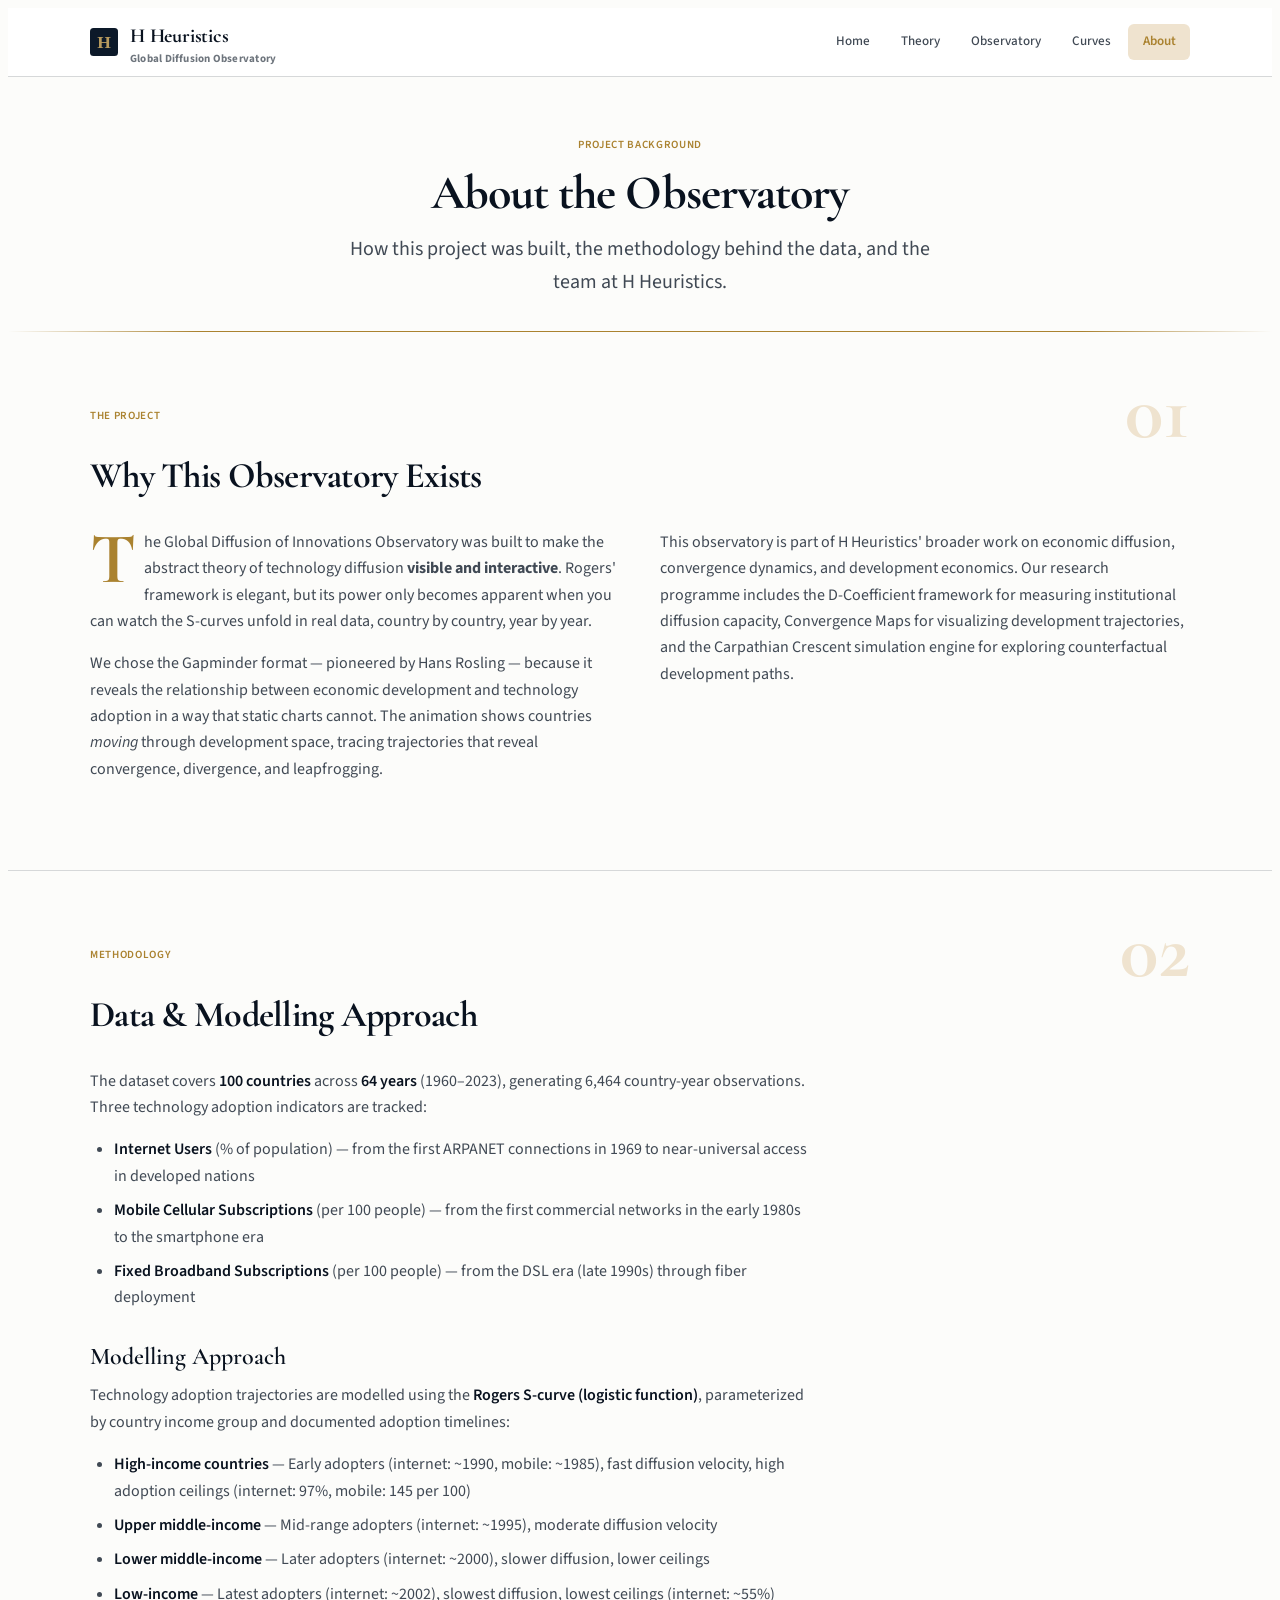
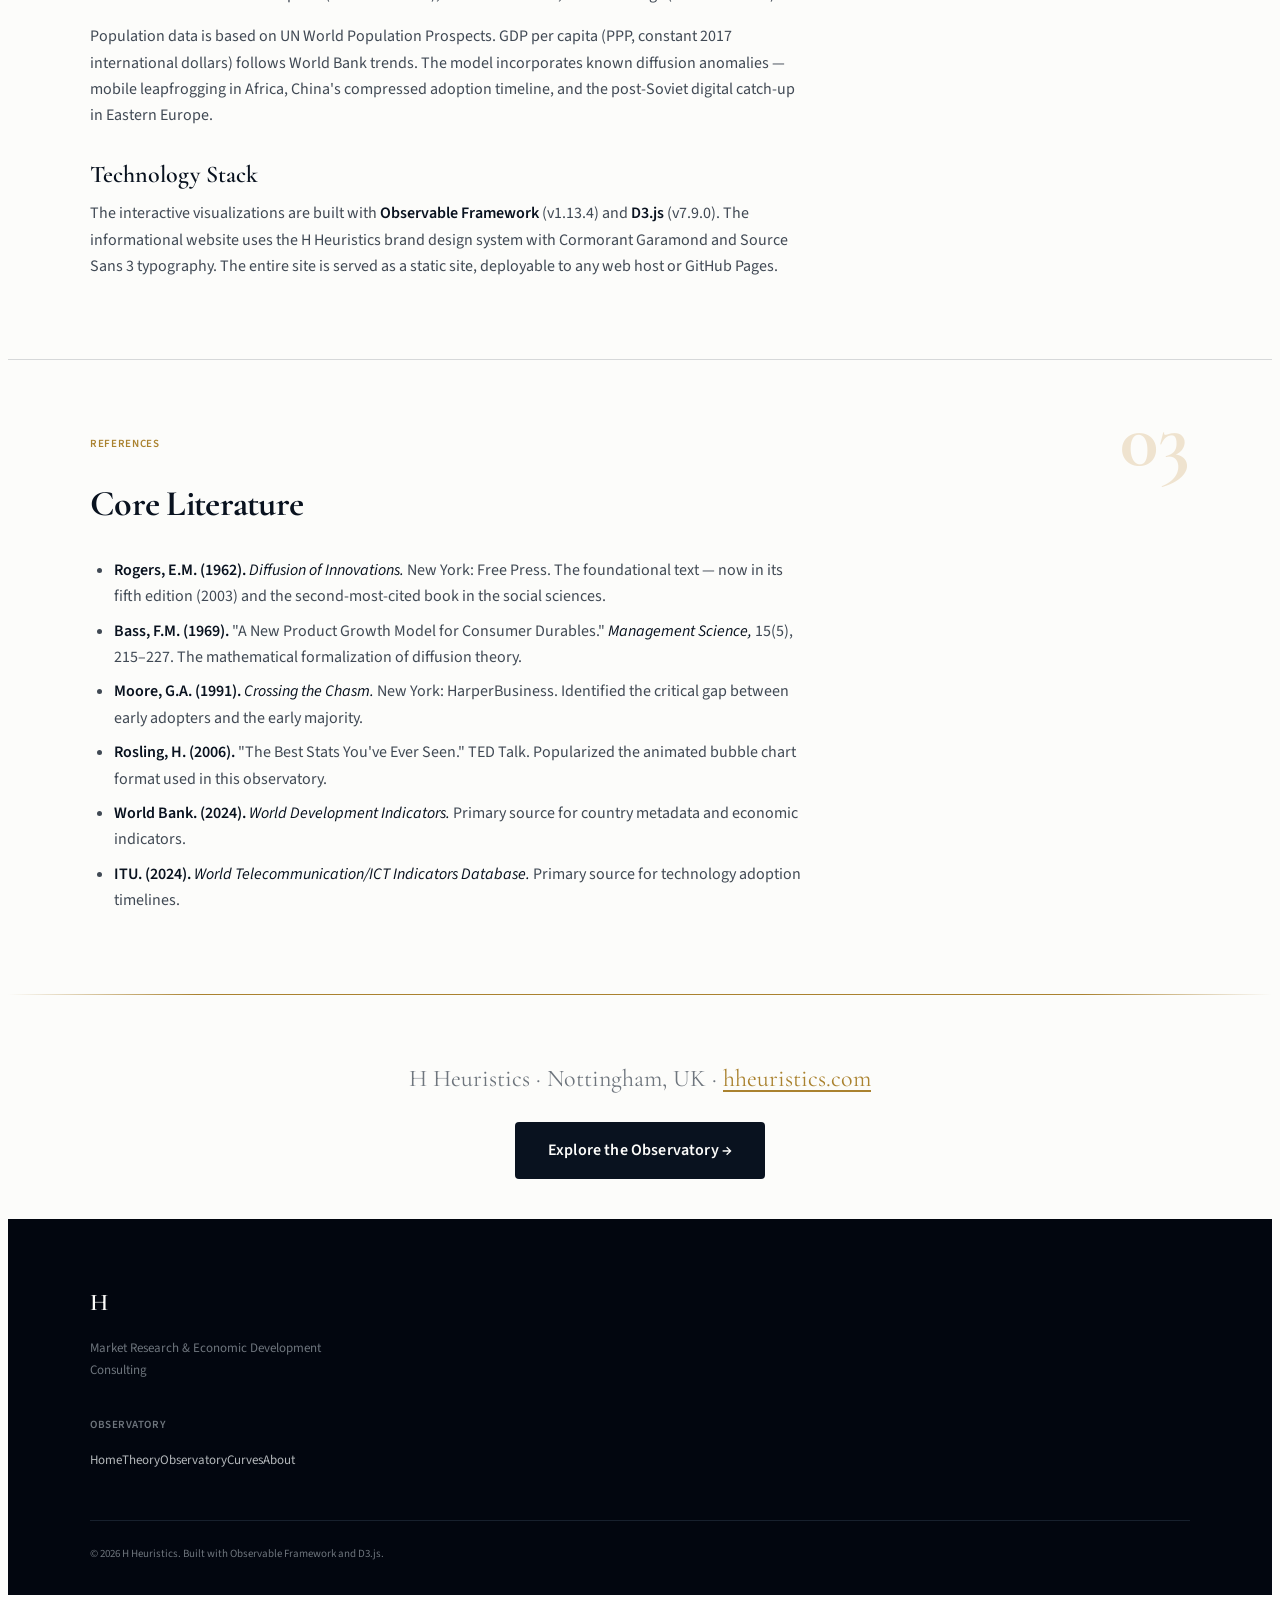
<file: about.html>
<!DOCTYPE html>
<html lang="en" data-theme="light">
<head>
<meta charset="UTF-8">
<meta http-equiv="Cache-Control" content="no-cache, no-store, must-revalidate">
<meta http-equiv="Pragma" content="no-cache">
<meta http-equiv="Expires" content="0">
<meta name="viewport" content="width=device-width, initial-scale=1.0">
<title>About — Global Diffusion Observatory</title>
<meta name="description" content="About the Global Diffusion of Innovations Observatory: methodology, data sources, and H Heuristics.">
<link rel="icon" type="image/svg+xml" href="favicon.svg">
<link rel="preconnect" href="https://fonts.googleapis.com">
<link rel="preconnect" href="https://fonts.gstatic.com" crossorigin>
<link href="https://fonts.googleapis.com/css2?family=Cormorant+Garamond:ital,wght@0,400;0,500;0,600;0,700;1,400;1,500;1,600&family=Source+Sans+3:ital,wght@0,300;0,400;0,500;0,600;0,700;1,400;1,500&family=JetBrains+Mono:wght@400;500;600&display=swap" rel="stylesheet">
<link rel="stylesheet" href="hheuristics-tokens.css">
<link rel="stylesheet" href="hheuristics-components.css">
<link rel="stylesheet" href="site.css">
</head>
<body>

<div class="masthead-wrap">
  <header class="masthead">
    <a href="index.html" class="masthead__brand">
      <svg viewBox="0 0 32 32"><rect width="32" height="32" rx="4" fill="#0c1929"/><text x="16" y="23" text-anchor="middle" font-family="Georgia,serif" font-weight="bold" font-size="20" fill="#b89b5e">H</text></svg>
      <div>H Heuristics<span class="masthead__brand-sub">Global Diffusion Observatory</span></div>
    </a>
    <nav class="masthead__nav">
      <a href="index.html">Home</a>
      <a href="theory.html">Theory</a>
      <a href="observatory.html">Observatory</a>
      <a href="curves.html">Curves</a>
      <a href="about.html" class="active">About</a>
    </nav>
  </header>
</div>

<div class="page">
  <header class="page-header">
    <p class="page-header__kicker">Project Background</p>
    <h1 class="page-header__heading">About the Observatory</h1>
    <p class="page-header__subtitle">How this project was built, the methodology behind the data, and the team at H Heuristics.</p>
  </header>
</div>

<div class="hairline hairline--gold"></div>

<div class="page">
  <section class="folio-section">
    <span class="section-folio__number">01</span>
    <div class="kicker-headline">
      <p class="kicker-headline__kicker">The Project</p>
      <h2 class="kicker-headline__heading">Why This Observatory Exists</h2>
    </div>
    <div class="prose-columns">
      <p class="drop-cap">
        The Global Diffusion of Innovations Observatory was built to make the abstract theory of technology diffusion <strong>visible and interactive</strong>. Rogers' framework is elegant, but its power only becomes apparent when you can watch the S-curves unfold in real data, country by country, year by year.
      </p>
      <p>
        We chose the Gapminder format — pioneered by Hans Rosling — because it reveals the relationship between economic development and technology adoption in a way that static charts cannot. The animation shows countries <em>moving</em> through development space, tracing trajectories that reveal convergence, divergence, and leapfrogging.
      </p>
      <p>
        This observatory is part of H Heuristics' broader work on economic diffusion, convergence dynamics, and development economics. Our research programme includes the D-Coefficient framework for measuring institutional diffusion capacity, Convergence Maps for visualizing development trajectories, and the Carpathian Crescent simulation engine for exploring counterfactual development paths.
      </p>
    </div>
  </section>
</div>

<div class="hairline hairline--subtle"></div>

<div class="page">
  <section class="folio-section">
    <span class="section-folio__number">02</span>
    <div class="kicker-headline">
      <p class="kicker-headline__kicker">Methodology</p>
      <h2 class="kicker-headline__heading">Data &amp; Modelling Approach</h2>
    </div>
    <div class="content-prose">
      <p>The dataset covers <strong>100 countries</strong> across <strong>64 years</strong> (1960–2023), generating 6,464 country-year observations. Three technology adoption indicators are tracked:</p>
      <ul>
        <li><strong>Internet Users</strong> (% of population) — from the first ARPANET connections in 1969 to near-universal access in developed nations</li>
        <li><strong>Mobile Cellular Subscriptions</strong> (per 100 people) — from the first commercial networks in the early 1980s to the smartphone era</li>
        <li><strong>Fixed Broadband Subscriptions</strong> (per 100 people) — from the DSL era (late 1990s) through fiber deployment</li>
      </ul>

      <h3>Modelling Approach</h3>
      <p>Technology adoption trajectories are modelled using the <strong>Rogers S-curve (logistic function)</strong>, parameterized by country income group and documented adoption timelines:</p>
      <ul>
        <li><strong>High-income countries</strong> — Early adopters (internet: ~1990, mobile: ~1985), fast diffusion velocity, high adoption ceilings (internet: 97%, mobile: 145 per 100)</li>
        <li><strong>Upper middle-income</strong> — Mid-range adopters (internet: ~1995), moderate diffusion velocity</li>
        <li><strong>Lower middle-income</strong> — Later adopters (internet: ~2000), slower diffusion, lower ceilings</li>
        <li><strong>Low-income</strong> — Latest adopters (internet: ~2002), slowest diffusion, lowest ceilings (internet: ~55%)</li>
      </ul>

      <p>Population data is based on UN World Population Prospects. GDP per capita (PPP, constant 2017 international dollars) follows World Bank trends. The model incorporates known diffusion anomalies — mobile leapfrogging in Africa, China's compressed adoption timeline, and the post-Soviet digital catch-up in Eastern Europe.</p>

      <h3>Technology Stack</h3>
      <p>The interactive visualizations are built with <strong>Observable Framework</strong> (v1.13.4) and <strong>D3.js</strong> (v7.9.0). The informational website uses the H Heuristics brand design system with Cormorant Garamond and Source Sans 3 typography. The entire site is served as a static site, deployable to any web host or GitHub Pages.</p>
    </div>
  </section>
</div>

<div class="hairline hairline--subtle"></div>

<div class="page">
  <section class="folio-section">
    <span class="section-folio__number">03</span>
    <div class="kicker-headline">
      <p class="kicker-headline__kicker">References</p>
      <h2 class="kicker-headline__heading">Core Literature</h2>
    </div>
    <div class="content-prose">
      <ul>
        <li><strong>Rogers, E.M. (1962).</strong> <em>Diffusion of Innovations.</em> New York: Free Press. The foundational text — now in its fifth edition (2003) and the second-most-cited book in the social sciences.</li>
        <li><strong>Bass, F.M. (1969).</strong> "A New Product Growth Model for Consumer Durables." <em>Management Science,</em> 15(5), 215–227. The mathematical formalization of diffusion theory.</li>
        <li><strong>Moore, G.A. (1991).</strong> <em>Crossing the Chasm.</em> New York: HarperBusiness. Identified the critical gap between early adopters and the early majority.</li>
        <li><strong>Rosling, H. (2006).</strong> "The Best Stats You've Ever Seen." TED Talk. Popularized the animated bubble chart format used in this observatory.</li>
        <li><strong>World Bank. (2024).</strong> <em>World Development Indicators.</em> Primary source for country metadata and economic indicators.</li>
        <li><strong>ITU. (2024).</strong> <em>World Telecommunication/ICT Indicators Database.</em> Primary source for technology adoption timelines.</li>
      </ul>
    </div>
  </section>
</div>

<div class="hairline hairline--gold"></div>

<div class="page" style="text-align:center; padding: var(--space-10) 0;">
  <p style="font-family:var(--font-display); font-size:var(--text-xl); color:var(--text-muted); margin-bottom:var(--space-6);">
    H Heuristics &middot; Nottingham, UK &middot; <a href="https://hheuristics.com" style="color:var(--color-accent);">hheuristics.com</a>
  </p>
  <a href="observatory.html" class="btn btn--primary btn--lg">Explore the Observatory →</a>
</div>

<footer class="footer-brand">
  <div class="page">
    <div class="footer-brand__logo">H</div>
    <p class="footer-brand__tagline">Market Research &amp; Economic Development Consulting</p>
    <div style="display:flex; gap:var(--space-8); flex-wrap:wrap; margin: var(--space-6) 0;">
      <div>
        <p class="footer-brand__heading">Observatory</p>
        <a href="index.html">Home</a><a href="theory.html">Theory</a><a href="observatory.html">Observatory</a><a href="curves.html">Curves</a><a href="about.html">About</a>
      </div>
    </div>
    <div class="footer-brand__bottom">&copy; 2026 H Heuristics. Built with Observable Framework and D3.js.</div>
  </div>
</footer>
</body>
</html>
</file>
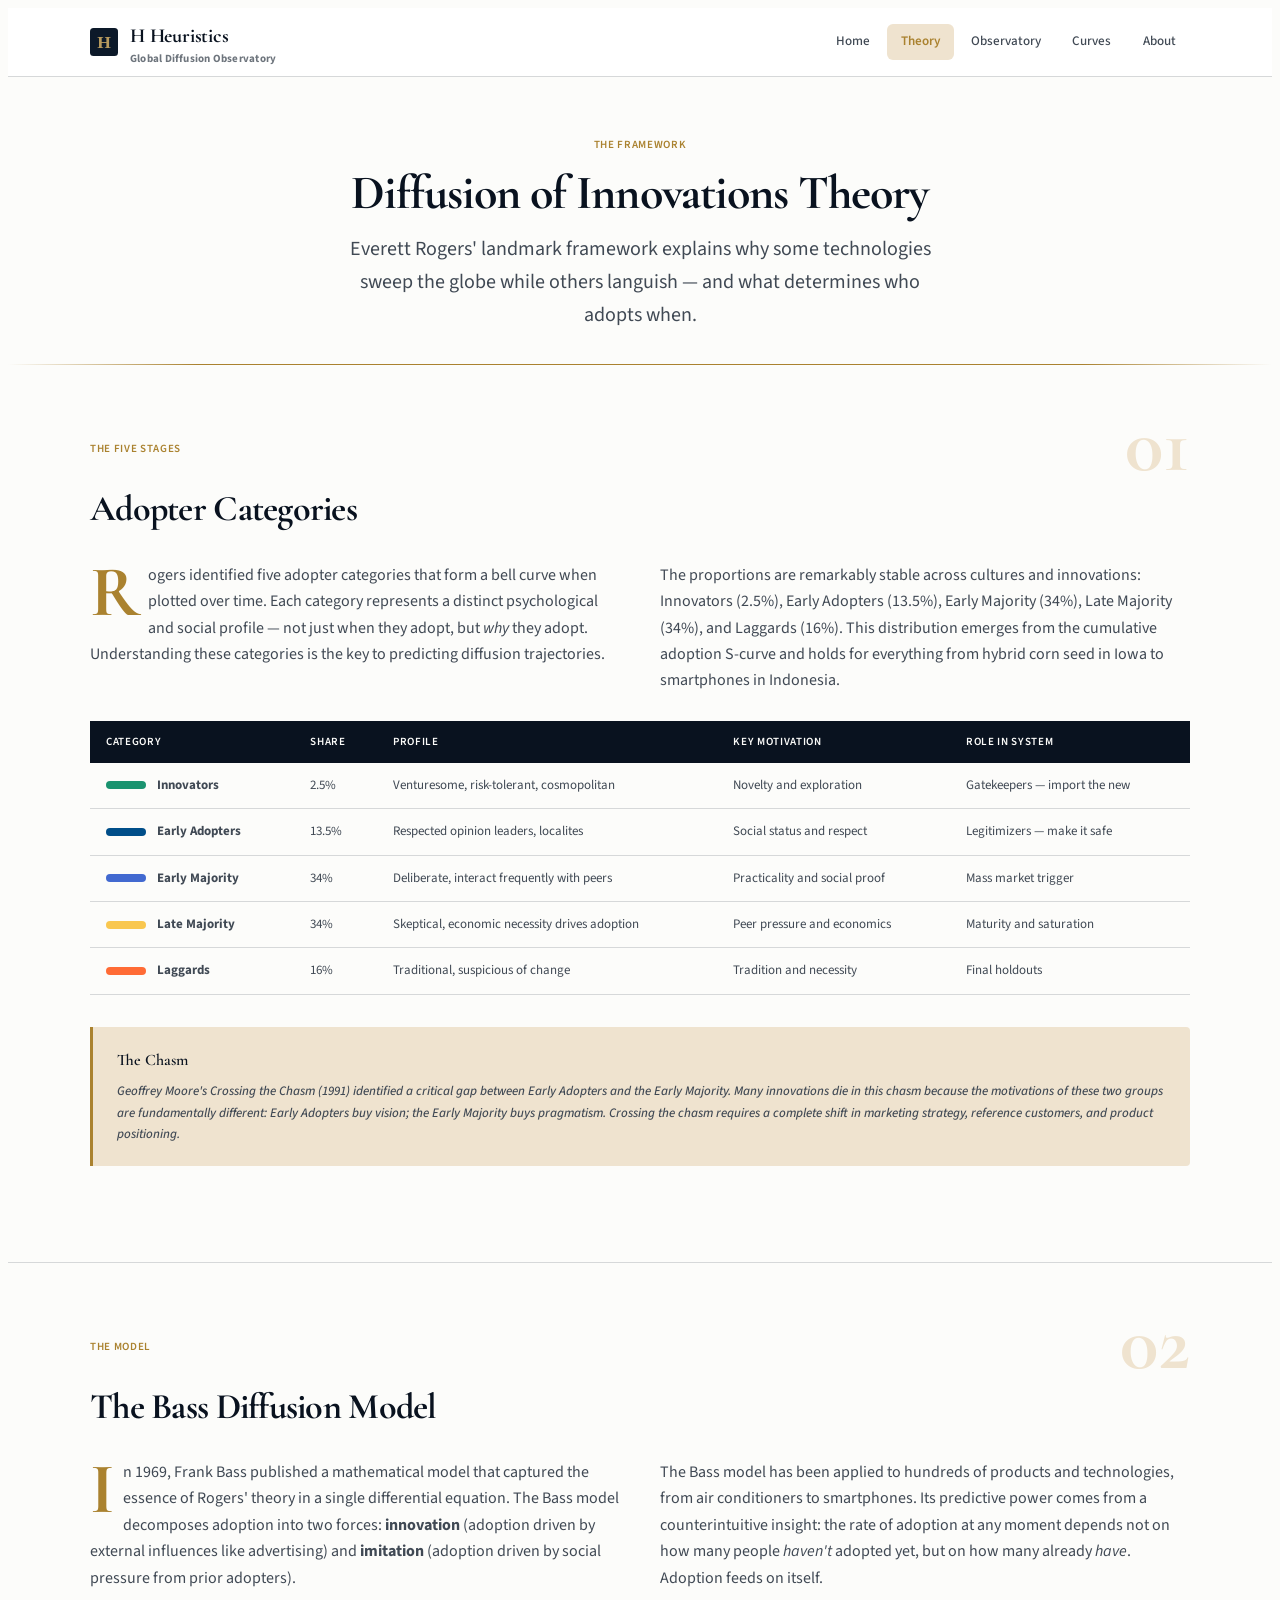
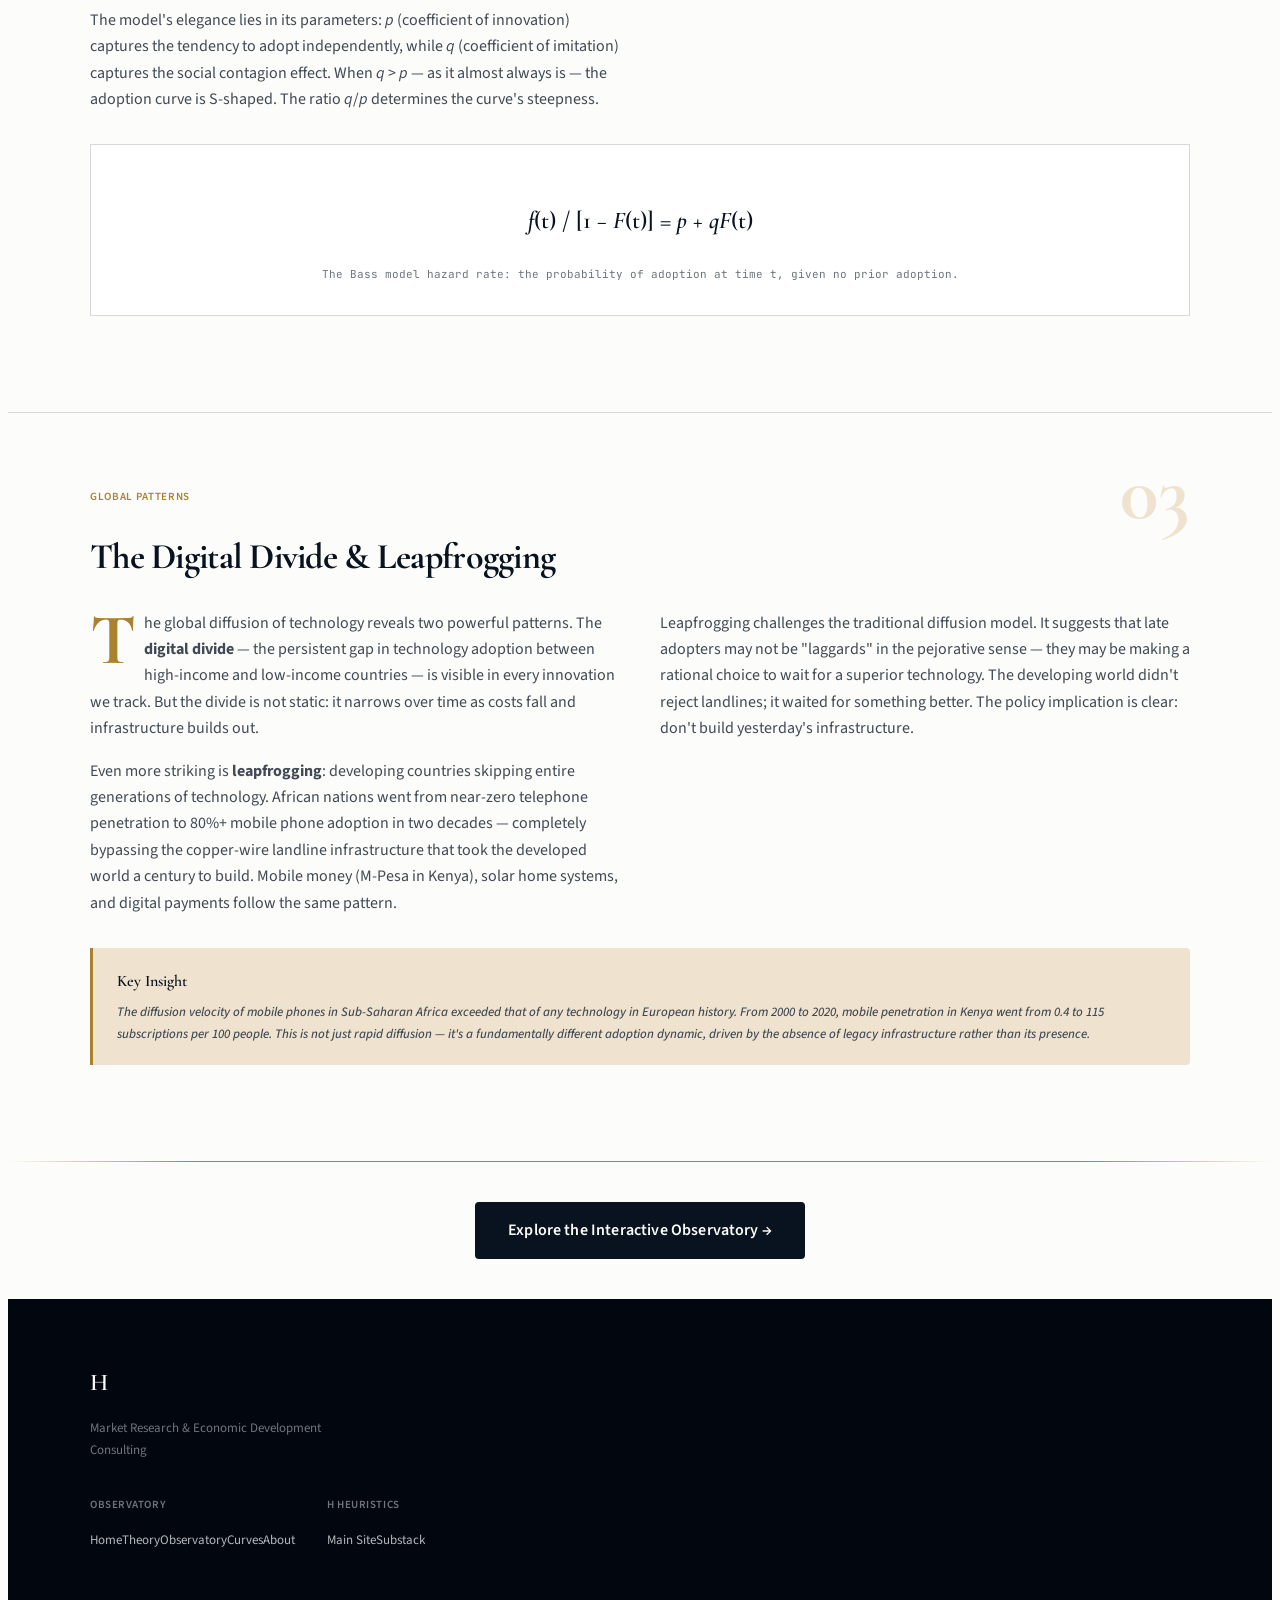
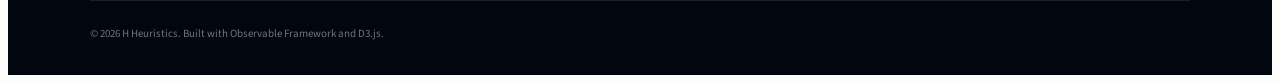
<file: theory.html>
<!DOCTYPE html>
<html lang="en" data-theme="light">
<head>
<meta charset="UTF-8">
<meta http-equiv="Cache-Control" content="no-cache, no-store, must-revalidate">
<meta http-equiv="Pragma" content="no-cache">
<meta http-equiv="Expires" content="0">
<meta name="viewport" content="width=device-width, initial-scale=1.0">
<title>Diffusion Theory — Global Diffusion Observatory</title>
<meta name="description" content="Everett Rogers' Diffusion of Innovations theory: S-curves, adopter categories, the Bass model, and why some technologies spread faster than others.">
<link rel="icon" type="image/svg+xml" href="favicon.svg">
<link rel="preconnect" href="https://fonts.googleapis.com">
<link rel="preconnect" href="https://fonts.gstatic.com" crossorigin>
<link href="https://fonts.googleapis.com/css2?family=Cormorant+Garamond:ital,wght@0,400;0,500;0,600;0,700;1,400;1,500;1,600&family=Source+Sans+3:ital,wght@0,300;0,400;0,500;0,600;0,700;1,400;1,500&family=JetBrains+Mono:wght@400;500;600&display=swap" rel="stylesheet">
<link rel="stylesheet" href="hheuristics-tokens.css">
<link rel="stylesheet" href="hheuristics-components.css">
<link rel="stylesheet" href="site.css">
</head>
<body>

<div class="masthead-wrap">
  <header class="masthead">
    <a href="index.html" class="masthead__brand">
      <svg viewBox="0 0 32 32"><rect width="32" height="32" rx="4" fill="#0c1929"/><text x="16" y="23" text-anchor="middle" font-family="Georgia,serif" font-weight="bold" font-size="20" fill="#b89b5e">H</text></svg>
      <div>H Heuristics<span class="masthead__brand-sub">Global Diffusion Observatory</span></div>
    </a>
    <nav class="masthead__nav">
      <a href="index.html">Home</a>
      <a href="theory.html" class="active">Theory</a>
      <a href="observatory.html">Observatory</a>
      <a href="curves.html">Curves</a>
      <a href="about.html">About</a>
    </nav>
  </header>
</div>

<div class="page">
  <header class="page-header">
    <p class="page-header__kicker">The Framework</p>
    <h1 class="page-header__heading">Diffusion of Innovations Theory</h1>
    <p class="page-header__subtitle">Everett Rogers' landmark framework explains why some technologies sweep the globe while others languish — and what determines who adopts when.</p>
  </header>
</div>

<div class="hairline hairline--gold"></div>

<div class="page">
  <section class="folio-section">
    <span class="section-folio__number">01</span>
    <div class="kicker-headline">
      <p class="kicker-headline__kicker">The Five Stages</p>
      <h2 class="kicker-headline__heading">Adopter Categories</h2>
    </div>
    <div class="prose-columns">
      <p class="drop-cap">
        Rogers identified five adopter categories that form a bell curve when plotted over time. Each category represents a distinct psychological and social profile — not just when they adopt, but <em>why</em> they adopt. Understanding these categories is the key to predicting diffusion trajectories.
      </p>
      <p>
        The proportions are remarkably stable across cultures and innovations: Innovators (2.5%), Early Adopters (13.5%), Early Majority (34%), Late Majority (34%), and Laggards (16%). This distribution emerges from the cumulative adoption S-curve and holds for everything from hybrid corn seed in Iowa to smartphones in Indonesia.
      </p>
    </div>

    <table class="adopter-table">
      <thead>
        <tr>
          <th>Category</th>
          <th>Share</th>
          <th>Profile</th>
          <th>Key Motivation</th>
          <th>Role in System</th>
        </tr>
      </thead>
      <tbody>
        <tr>
          <td><span class="stage-bar" style="width:40px;background:#1A936F;"></span> <strong>Innovators</strong></td>
          <td>2.5%</td>
          <td>Venturesome, risk-tolerant, cosmopolitan</td>
          <td>Novelty and exploration</td>
          <td>Gatekeepers — import the new</td>
        </tr>
        <tr>
          <td><span class="stage-bar" style="width:40px;background:#004E89;"></span> <strong>Early Adopters</strong></td>
          <td>13.5%</td>
          <td>Respected opinion leaders, localites</td>
          <td>Social status and respect</td>
          <td>Legitimizers — make it safe</td>
        </tr>
        <tr>
          <td><span class="stage-bar" style="width:40px;background:#4269D0;"></span> <strong>Early Majority</strong></td>
          <td>34%</td>
          <td>Deliberate, interact frequently with peers</td>
          <td>Practicality and social proof</td>
          <td>Mass market trigger</td>
        </tr>
        <tr>
          <td><span class="stage-bar" style="width:40px;background:#F9C74F;"></span> <strong>Late Majority</strong></td>
          <td>34%</td>
          <td>Skeptical, economic necessity drives adoption</td>
          <td>Peer pressure and economics</td>
          <td>Maturity and saturation</td>
        </tr>
        <tr>
          <td><span class="stage-bar" style="width:40px;background:#FF6B35;"></span> <strong>Laggards</strong></td>
          <td>16%</td>
          <td>Traditional, suspicious of change</td>
          <td>Tradition and necessity</td>
          <td>Final holdouts</td>
        </tr>
      </tbody>
    </table>

    <div class="callout">
      <p class="callout__heading">The Chasm</p>
      <p class="callout__text">Geoffrey Moore's <em>Crossing the Chasm</em> (1991) identified a critical gap between Early Adopters and the Early Majority. Many innovations die in this chasm because the motivations of these two groups are fundamentally different: Early Adopters buy vision; the Early Majority buys pragmatism. Crossing the chasm requires a complete shift in marketing strategy, reference customers, and product positioning.</p>
    </div>
  </section>
</div>

<div class="hairline hairline--subtle"></div>

<div class="page">
  <section class="folio-section">
    <span class="section-folio__number">02</span>
    <div class="kicker-headline">
      <p class="kicker-headline__kicker">The Model</p>
      <h2 class="kicker-headline__heading">The Bass Diffusion Model</h2>
    </div>
    <div class="prose-columns">
      <p class="drop-cap">
        In 1969, Frank Bass published a mathematical model that captured the essence of Rogers' theory in a single differential equation. The Bass model decomposes adoption into two forces: <strong>innovation</strong> (adoption driven by external influences like advertising) and <strong>imitation</strong> (adoption driven by social pressure from prior adopters).
      </p>
      <p>
        The model's elegance lies in its parameters: <em>p</em> (coefficient of innovation) captures the tendency to adopt independently, while <em>q</em> (coefficient of imitation) captures the social contagion effect. When <em>q</em> > <em>p</em> — as it almost always is — the adoption curve is S-shaped. The ratio <em>q</em>/<em>p</em> determines the curve's steepness.
      </p>
      <p>
        The Bass model has been applied to hundreds of products and technologies, from air conditioners to smartphones. Its predictive power comes from a counterintuitive insight: the rate of adoption at any moment depends not on how many people <em>haven't</em> adopted yet, but on how many already <em>have</em>. Adoption feeds on itself.
      </p>
    </div>
    <div class="theory-diagram">
      <p style="font-family:var(--font-display); font-size:var(--text-xl); font-weight:var(--weight-semibold); color:var(--text-primary);">
        <em>f</em>(t) / [1 − <em>F</em>(t)] = <em>p</em> + <em>qF</em>(t)
      </p>
      <div class="theory-diagram__label">The Bass model hazard rate: the probability of adoption at time t, given no prior adoption.</div>
    </div>
  </section>
</div>

<div class="hairline hairline--subtle"></div>

<div class="page">
  <section class="folio-section">
    <span class="section-folio__number">03</span>
    <div class="kicker-headline">
      <p class="kicker-headline__kicker">Global Patterns</p>
      <h2 class="kicker-headline__heading">The Digital Divide &amp; Leapfrogging</h2>
    </div>
    <div class="prose-columns">
      <p class="drop-cap">
        The global diffusion of technology reveals two powerful patterns. The <strong>digital divide</strong> — the persistent gap in technology adoption between high-income and low-income countries — is visible in every innovation we track. But the divide is not static: it narrows over time as costs fall and infrastructure builds out.
      </p>
      <p>
        Even more striking is <strong>leapfrogging</strong>: developing countries skipping entire generations of technology. African nations went from near-zero telephone penetration to 80%+ mobile phone adoption in two decades — completely bypassing the copper-wire landline infrastructure that took the developed world a century to build. Mobile money (M-Pesa in Kenya), solar home systems, and digital payments follow the same pattern.
      </p>
      <p>
        Leapfrogging challenges the traditional diffusion model. It suggests that late adopters may not be "laggards" in the pejorative sense — they may be making a rational choice to wait for a superior technology. The developing world didn't reject landlines; it waited for something better. The policy implication is clear: don't build yesterday's infrastructure.
      </p>
    </div>
    <div class="callout">
      <p class="callout__heading">Key Insight</p>
      <p class="callout__text">The diffusion velocity of mobile phones in Sub-Saharan Africa exceeded that of any technology in European history. From 2000 to 2020, mobile penetration in Kenya went from 0.4 to 115 subscriptions per 100 people. This is not just rapid diffusion — it's a fundamentally different adoption dynamic, driven by the absence of legacy infrastructure rather than its presence.</p>
    </div>
  </section>
</div>

<div class="hairline hairline--gold"></div>

<div class="page" style="text-align:center; padding: var(--space-10) 0;">
  <a href="observatory.html" class="btn btn--primary btn--lg">Explore the Interactive Observatory →</a>
</div>

<footer class="footer-brand">
  <div class="page">
    <div class="footer-brand__logo">H</div>
    <p class="footer-brand__tagline">Market Research &amp; Economic Development Consulting</p>
    <div style="display:flex; gap:var(--space-8); flex-wrap:wrap; margin: var(--space-6) 0;">
      <div>
        <p class="footer-brand__heading">Observatory</p>
        <a href="index.html">Home</a><a href="theory.html">Theory</a><a href="observatory.html">Observatory</a><a href="curves.html">Curves</a><a href="about.html">About</a>
      </div>
      <div>
        <p class="footer-brand__heading">H Heuristics</p>
        <a href="https://hheuristics.com">Main Site</a><a href="https://hheuristics.substack.com">Substack</a>
      </div>
    </div>
    <div class="footer-brand__bottom">&copy; 2026 H Heuristics. Built with Observable Framework and D3.js.</div>
  </div>
</footer>
</body>
</html>
</file>
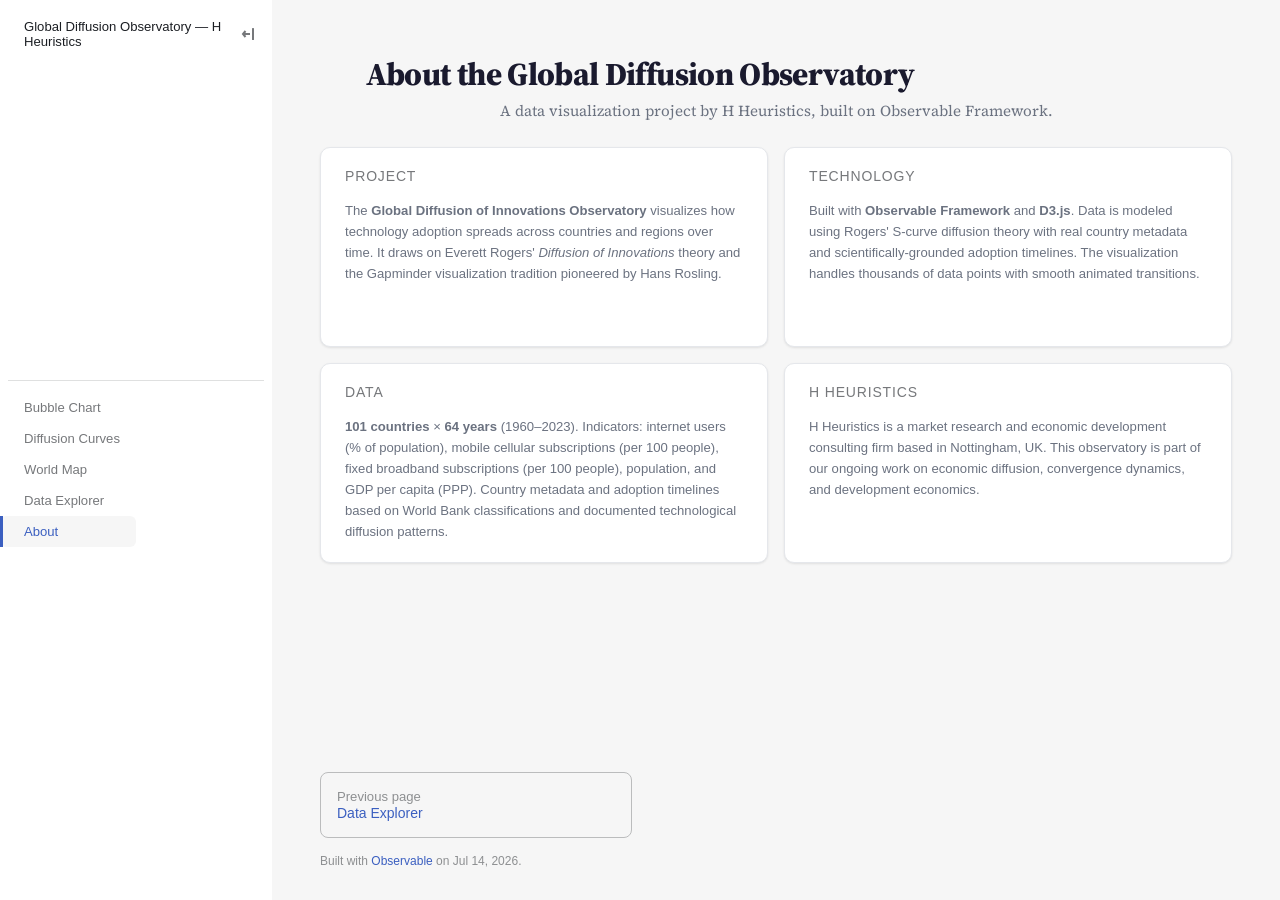
<file: viz/about.html>
<!DOCTYPE html>
<html>
<head>
<meta charset="utf-8">
<meta name="viewport" content="width=device-width, initial-scale=1, maximum-scale=1">
<meta name="generator" content="Observable Framework v1.13.4">
<title>About | Global Diffusion Observatory — H Heuristics</title>
<link rel="preconnect" href="https://fonts.gstatic.com" crossorigin>
<link rel="preload" as="style" href="https://fonts.googleapis.com/css2?family=Source+Serif+4:ital,opsz,wght@0,8..60,200..900;1,8..60,200..900&amp;display=swap" crossorigin>
<link rel="preload" as="style" href="./_observablehq/theme-air,near-midnight,alt,wide.9b64840a.css">
<link rel="stylesheet" type="text/css" href="https://fonts.googleapis.com/css2?family=Source+Serif+4:ital,opsz,wght@0,8..60,200..900;1,8..60,200..900&amp;display=swap" crossorigin>
<link rel="stylesheet" type="text/css" href="./_observablehq/theme-air,near-midnight,alt,wide.9b64840a.css">
<link rel="modulepreload" href="./_observablehq/client.9519fa98.js">
<link rel="modulepreload" href="./_observablehq/runtime.607a8173.js">
<link rel="modulepreload" href="./_observablehq/stdlib.23790ac1.js">
<link rel="preconnect" href="https://fonts.googleapis.com">
<link rel="preconnect" href="https://fonts.gstatic.com" crossorigin="">
<link href="https://fonts.googleapis.com/css2?family=Inter:wght@400;500;600;700;800;900&amp;family=Source+Serif+4:opsz,wght@8..60,400;8..60,500;8..60,600;8..60,700&amp;display=swap" rel="stylesheet">
<style>
  :root {
    --bg: #f8f9fb;
    --card-bg: #ffffff;
    --text: #1a1a2e;
    --muted: #6b7280;
    --accent: #4269d0;
    --accent-light: #e8edf8;
    --accent2: #2e5bb8;
    --warn: #dc3545;
    --gold: #e6a817;
    --green: #22c55e;
    --border: #e5e7eb;
    --shadow-sm: 0 1px 2px rgba(0,0,0,0.04);
    --shadow: 0 1px 3px rgba(0,0,0,0.06), 0 1px 2px rgba(0,0,0,0.04);
    --shadow-lg: 0 4px 12px rgba(0,0,0,0.08);
    --radius: 10px;
    --radius-sm: 6px;
    --font-sans: 'Inter', -apple-system, BlinkMacSystemFont, 'Segoe UI', system-ui, sans-serif;
    --font-serif: 'Source Serif 4', serif;
  }

  /* Region colors for Gapminder chart */
  --region-africa: #FF6B35;
  --region-asia: #004E89;
  --region-europe: #1A936F;
  --region-north-america: #9B5DE5;
  --region-south-america: #F9C74F;
  --region-oceania: #F15BB5;
  --region-middle-east: #00B4D8;

  body {
    background: var(--bg);
    color: var(--text);
    font-family: var(--font-sans);
    -webkit-font-smoothing: antialiased;
    -moz-osx-font-smoothing: grayscale;
  }

  /* --- Card --- */
  .card {
    background: var(--card-bg);
    border: 1px solid var(--border);
    border-radius: var(--radius);
    box-shadow: var(--shadow);
    padding: 1.25rem 1.5rem;
  }

  /* --- Typography --- */
  h1, h2, h3 { color: var(--text); font-weight: 700; }
  h1 { font-size: 1.75rem; letter-spacing: -0.03em; }
  h2 { font-size: 1.3rem; letter-spacing: -0.02em; }
  h3 { font-size: 0.85rem; margin: 0 0 0.75rem; text-transform: uppercase; letter-spacing: 0.06em; color: var(--muted); font-weight: 600; }

  /* --- Metrics --- */
  .metric-value { font-size: 1.75rem; font-weight: 800; line-height: 1.1; font-variant-numeric: tabular-nums; }
  .metric-label { font-size: 0.7rem; color: var(--muted); text-transform: uppercase; letter-spacing: 0.06em; font-weight: 600; margin-bottom: 0.2rem; }
  .metric-change { font-size: 0.75rem; font-weight: 600; margin-top: 0.15rem; }
  .metric-change.up { color: var(--green); }
  .metric-change.neutral { color: var(--muted); }

  /* --- Utility --- */
  .muted { color: var(--muted); font-size: 0.82rem; }
  .accent { color: var(--accent); }
  .grid { display: grid; gap: 1rem; }
  .grid-2 { grid-template-columns: 1fr 1fr; }
  .grid-3 { grid-template-columns: 1fr 1fr 1fr; }
  .grid-4 { grid-template-columns: 1fr 1fr 1fr 1fr; }
  .flex { display: flex; }
  .flex-between { display: flex; justify-content: space-between; align-items: center; }
  .gap-sm { gap: 0.5rem; }
  .gap-md { gap: 1rem; }

  /* --- Buttons --- */
  .btn {
    display: inline-flex; align-items: center; gap: 0.35rem;
    padding: 0.45rem 1rem; border-radius: var(--radius-sm);
    font-size: 0.8rem; font-weight: 600; font-family: var(--font-sans);
    border: 1px solid var(--border); background: #fff; color: var(--text);
    cursor: pointer; transition: all 0.15s; white-space: nowrap;
  }
  .btn:hover { border-color: var(--accent); color: var(--accent); background: var(--accent-light); }
  .btn.active { background: var(--accent); color: #fff; border-color: var(--accent); }
  .btn.active:hover { background: var(--accent2); }
  .btn-sm { padding: 0.3rem 0.65rem; font-size: 0.72rem; }

  /* --- Navigation --- */
  nav { display: flex; gap: 0.15rem; flex-wrap: wrap; }
  nav a {
    color: var(--muted); font-size: 0.82rem; font-weight: 500;
    padding: 0.4rem 0.85rem; border-radius: var(--radius-sm);
    text-decoration: none; transition: all 0.15s;
  }
  nav a:hover { color: var(--accent); background: var(--accent-light); }
  nav a[aria-current] { color: var(--accent); font-weight: 700; background: var(--accent-light); }

  /* --- Page header --- */
  .page-hero { text-align: center; padding: 1.5rem 0 0.5rem; }
  .page-hero h1 { font-family: var(--font-serif); font-size: 2rem; font-weight: 800; letter-spacing: -0.02em; }
  .page-hero p { color: var(--muted); max-width: 650px; margin: 0.4rem auto 0; font-size: 0.95rem; line-height: 1.55; }

  /* --- Chart container --- */
  .chart-container { position: relative; width: 100%; }
  .chart-container svg { display: block; width: 100%; height: auto; }

  /* --- Tooltip --- */
  .tooltip {
    position: absolute; pointer-events: none;
    background: rgba(26, 26, 46, 0.94); color: #fff;
    padding: 0.6rem 0.85rem; border-radius: 8px;
    font-size: 0.78rem; line-height: 1.5; font-family: var(--font-sans);
    box-shadow: 0 4px 16px rgba(0,0,0,0.2); z-index: 100;
    max-width: 260px; opacity: 0; transition: opacity 0.15s;
  }
  .tooltip.visible { opacity: 1; }
  .tooltip .country { font-weight: 700; font-size: 0.9rem; margin-bottom: 0.2rem; }
  .tooltip .stat { display: flex; justify-content: space-between; gap: 1rem; }
  .tooltip .stat-label { color: #a0a0b8; }
  .tooltip .stat-val { font-weight: 600; }

  /* --- Slider --- */
  input[type="range"] {
    -webkit-appearance: none; appearance: none;
    width: 100%; height: 6px; background: var(--border);
    border-radius: 3px; outline: none; cursor: pointer;
  }
  input[type="range"]::-webkit-slider-thumb {
    -webkit-appearance: none; appearance: none;
    width: 18px; height: 18px; border-radius: 50%;
    background: var(--accent); border: 2px solid #fff;
    box-shadow: 0 1px 4px rgba(0,0,0,0.2); cursor: pointer;
  }

  /* --- Legend --- */
  .legend-dot {
    width: 10px; height: 10px; border-radius: 50%;
    display: inline-block; flex-shrink: 0;
  }

  /* --- Responsive --- */
  @media (max-width: 768px) {
    .grid-2, .grid-3, .grid-4 { grid-template-columns: 1fr; }
    h1 { font-size: 1.3rem; }
    .page-hero h1 { font-size: 1.5rem; }
    .metric-value { font-size: 1.4rem; }
    nav { gap: 0; }
    nav a { font-size: 0.72rem; padding: 0.3rem 0.5rem; }
  }
</style>
<script type="module">

import "./_observablehq/client.9519fa98.js";

</script>
</head>
<body>
<input id="observablehq-sidebar-toggle" type="checkbox" title="Toggle sidebar">
<label id="observablehq-sidebar-backdrop" for="observablehq-sidebar-toggle"></label>
<nav id="observablehq-sidebar">
  <ol>
    <label id="observablehq-sidebar-close" for="observablehq-sidebar-toggle"></label>
    <li class="observablehq-link"><a href="./">Global Diffusion Observatory — H Heuristics</a></li>
  </ol>
  <ol>
    <li class="observablehq-link"><a href="./">Bubble Chart</a></li>
    <li class="observablehq-link"><a href="./diffusion-curves">Diffusion Curves</a></li>
    <li class="observablehq-link"><a href="./world-map">World Map</a></li>
    <li class="observablehq-link"><a href="./data-explorer">Data Explorer</a></li>
    <li class="observablehq-link observablehq-link-active"><a href="./about">About</a></li>
  </ol>
</nav>
<script>{const e=document.querySelector("#observablehq-sidebar"),o=document.querySelector("#observablehq-sidebar-toggle"),r=sessionStorage.getItem("observablehq-sidebar");r?o.checked=r==="true":o.indeterminate=!0;for(const t of document.querySelectorAll("#observablehq-sidebar summary")){const s=t.parentElement;switch(sessionStorage.getItem(`observablehq-sidebar:${t.textContent}`)){case"true":s.open=!0;break;case"false":s.classList.contains("observablehq-section-active")||(s.open=!1);break}}addEventListener("beforeunload",()=>sessionStorage.setItem("observablehq-sidebar-scrolly",`${e.scrollTop}`));const a=sessionStorage.getItem("observablehq-sidebar-scrolly");a!=null&&(e.style.cssText="overflow: hidden;",e.scrollTop=+a,e.style.cssText="");}</script>
<div id="observablehq-center">
<main id="observablehq-main" class="observablehq">
<div class="page-hero">
  <h1>About the Global Diffusion Observatory</h1>
  <p>A data visualization project by H Heuristics, built on Observable Framework.</p>
</div>
<div class="grid grid-2" style="margin-top: 1rem;">
  <div class="card">
    <h3>Project</h3>
    <p class="muted" style="line-height: 1.6;">
      The <strong>Global Diffusion of Innovations Observatory</strong> visualizes how technology adoption spreads across countries and regions over time. It draws on Everett Rogers' <em>Diffusion of Innovations</em> theory and the Gapminder visualization tradition pioneered by Hans Rosling.
    </p>
  </div>
  <div class="card">
    <h3>Technology</h3>
    <p class="muted" style="line-height: 1.6;">
      Built with <strong>Observable Framework</strong> and <strong>D3.js</strong>. Data is modeled using Rogers' S-curve diffusion theory with real country metadata and scientifically-grounded adoption timelines. The visualization handles thousands of data points with smooth animated transitions.
    </p>
  </div>
  <div class="card">
    <h3>Data</h3>
    <p class="muted" style="line-height: 1.6;">
      <strong>101 countries</strong> × <strong>64 years</strong> (1960–2023). Indicators: internet users (% of population), mobile cellular subscriptions (per 100 people), fixed broadband subscriptions (per 100 people), population, and GDP per capita (PPP). Country metadata and adoption timelines based on World Bank classifications and documented technological diffusion patterns.
    </p>
  </div>
  <div class="card">
    <h3>H Heuristics</h3>
    <p class="muted" style="line-height: 1.6;">
      H Heuristics is a market research and economic development consulting firm based in Nottingham, UK. This observatory is part of our ongoing work on economic diffusion, convergence dynamics, and development economics.
    </p>
  </div>
</div>
</main>
<footer id="observablehq-footer">
<nav><a rel="prev" href="./data-explorer"><span>Data Explorer</span></a></nav>
<div>Built with <a href="https://observablehq.com/" target="_blank" rel="noopener noreferrer">Observable</a> on <a title="2026-07-14T11:41:04">Jul 14, 2026</a>.</div>
</footer>
</div>
</body>
</html>
</file>
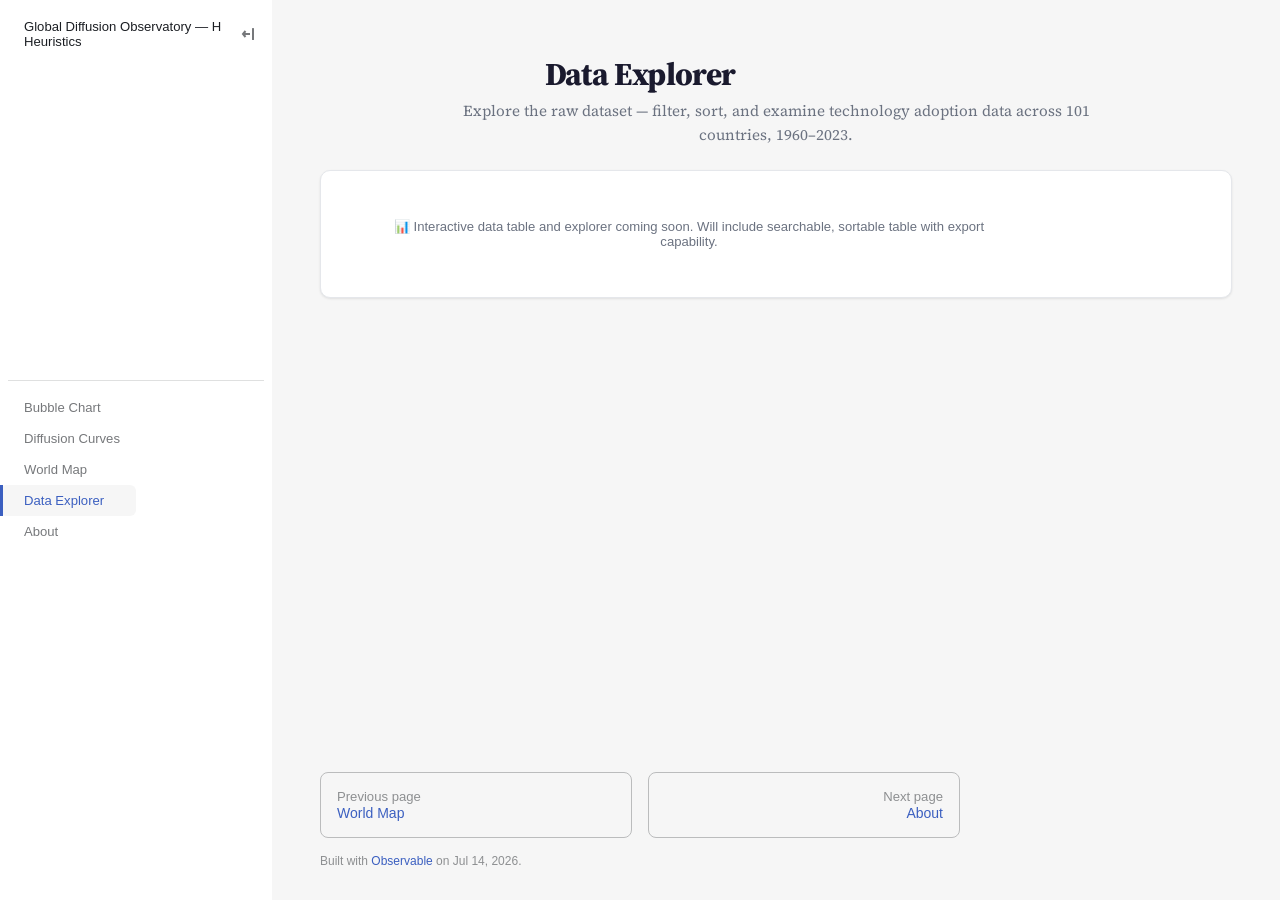
<file: viz/data-explorer.html>
<!DOCTYPE html>
<html>
<head>
<meta charset="utf-8">
<meta name="viewport" content="width=device-width, initial-scale=1, maximum-scale=1">
<meta name="generator" content="Observable Framework v1.13.4">
<title>Data Explorer | Global Diffusion Observatory — H Heuristics</title>
<link rel="preconnect" href="https://fonts.gstatic.com" crossorigin>
<link rel="preload" as="style" href="https://fonts.googleapis.com/css2?family=Source+Serif+4:ital,opsz,wght@0,8..60,200..900;1,8..60,200..900&amp;display=swap" crossorigin>
<link rel="preload" as="style" href="./_observablehq/theme-air,near-midnight,alt,wide.9b64840a.css">
<link rel="stylesheet" type="text/css" href="https://fonts.googleapis.com/css2?family=Source+Serif+4:ital,opsz,wght@0,8..60,200..900;1,8..60,200..900&amp;display=swap" crossorigin>
<link rel="stylesheet" type="text/css" href="./_observablehq/theme-air,near-midnight,alt,wide.9b64840a.css">
<link rel="modulepreload" href="./_observablehq/client.9519fa98.js">
<link rel="modulepreload" href="./_observablehq/runtime.607a8173.js">
<link rel="modulepreload" href="./_observablehq/stdlib.23790ac1.js">
<link rel="preconnect" href="https://fonts.googleapis.com">
<link rel="preconnect" href="https://fonts.gstatic.com" crossorigin="">
<link href="https://fonts.googleapis.com/css2?family=Inter:wght@400;500;600;700;800;900&amp;family=Source+Serif+4:opsz,wght@8..60,400;8..60,500;8..60,600;8..60,700&amp;display=swap" rel="stylesheet">
<style>
  :root {
    --bg: #f8f9fb;
    --card-bg: #ffffff;
    --text: #1a1a2e;
    --muted: #6b7280;
    --accent: #4269d0;
    --accent-light: #e8edf8;
    --accent2: #2e5bb8;
    --warn: #dc3545;
    --gold: #e6a817;
    --green: #22c55e;
    --border: #e5e7eb;
    --shadow-sm: 0 1px 2px rgba(0,0,0,0.04);
    --shadow: 0 1px 3px rgba(0,0,0,0.06), 0 1px 2px rgba(0,0,0,0.04);
    --shadow-lg: 0 4px 12px rgba(0,0,0,0.08);
    --radius: 10px;
    --radius-sm: 6px;
    --font-sans: 'Inter', -apple-system, BlinkMacSystemFont, 'Segoe UI', system-ui, sans-serif;
    --font-serif: 'Source Serif 4', serif;
  }

  /* Region colors for Gapminder chart */
  --region-africa: #FF6B35;
  --region-asia: #004E89;
  --region-europe: #1A936F;
  --region-north-america: #9B5DE5;
  --region-south-america: #F9C74F;
  --region-oceania: #F15BB5;
  --region-middle-east: #00B4D8;

  body {
    background: var(--bg);
    color: var(--text);
    font-family: var(--font-sans);
    -webkit-font-smoothing: antialiased;
    -moz-osx-font-smoothing: grayscale;
  }

  /* --- Card --- */
  .card {
    background: var(--card-bg);
    border: 1px solid var(--border);
    border-radius: var(--radius);
    box-shadow: var(--shadow);
    padding: 1.25rem 1.5rem;
  }

  /* --- Typography --- */
  h1, h2, h3 { color: var(--text); font-weight: 700; }
  h1 { font-size: 1.75rem; letter-spacing: -0.03em; }
  h2 { font-size: 1.3rem; letter-spacing: -0.02em; }
  h3 { font-size: 0.85rem; margin: 0 0 0.75rem; text-transform: uppercase; letter-spacing: 0.06em; color: var(--muted); font-weight: 600; }

  /* --- Metrics --- */
  .metric-value { font-size: 1.75rem; font-weight: 800; line-height: 1.1; font-variant-numeric: tabular-nums; }
  .metric-label { font-size: 0.7rem; color: var(--muted); text-transform: uppercase; letter-spacing: 0.06em; font-weight: 600; margin-bottom: 0.2rem; }
  .metric-change { font-size: 0.75rem; font-weight: 600; margin-top: 0.15rem; }
  .metric-change.up { color: var(--green); }
  .metric-change.neutral { color: var(--muted); }

  /* --- Utility --- */
  .muted { color: var(--muted); font-size: 0.82rem; }
  .accent { color: var(--accent); }
  .grid { display: grid; gap: 1rem; }
  .grid-2 { grid-template-columns: 1fr 1fr; }
  .grid-3 { grid-template-columns: 1fr 1fr 1fr; }
  .grid-4 { grid-template-columns: 1fr 1fr 1fr 1fr; }
  .flex { display: flex; }
  .flex-between { display: flex; justify-content: space-between; align-items: center; }
  .gap-sm { gap: 0.5rem; }
  .gap-md { gap: 1rem; }

  /* --- Buttons --- */
  .btn {
    display: inline-flex; align-items: center; gap: 0.35rem;
    padding: 0.45rem 1rem; border-radius: var(--radius-sm);
    font-size: 0.8rem; font-weight: 600; font-family: var(--font-sans);
    border: 1px solid var(--border); background: #fff; color: var(--text);
    cursor: pointer; transition: all 0.15s; white-space: nowrap;
  }
  .btn:hover { border-color: var(--accent); color: var(--accent); background: var(--accent-light); }
  .btn.active { background: var(--accent); color: #fff; border-color: var(--accent); }
  .btn.active:hover { background: var(--accent2); }
  .btn-sm { padding: 0.3rem 0.65rem; font-size: 0.72rem; }

  /* --- Navigation --- */
  nav { display: flex; gap: 0.15rem; flex-wrap: wrap; }
  nav a {
    color: var(--muted); font-size: 0.82rem; font-weight: 500;
    padding: 0.4rem 0.85rem; border-radius: var(--radius-sm);
    text-decoration: none; transition: all 0.15s;
  }
  nav a:hover { color: var(--accent); background: var(--accent-light); }
  nav a[aria-current] { color: var(--accent); font-weight: 700; background: var(--accent-light); }

  /* --- Page header --- */
  .page-hero { text-align: center; padding: 1.5rem 0 0.5rem; }
  .page-hero h1 { font-family: var(--font-serif); font-size: 2rem; font-weight: 800; letter-spacing: -0.02em; }
  .page-hero p { color: var(--muted); max-width: 650px; margin: 0.4rem auto 0; font-size: 0.95rem; line-height: 1.55; }

  /* --- Chart container --- */
  .chart-container { position: relative; width: 100%; }
  .chart-container svg { display: block; width: 100%; height: auto; }

  /* --- Tooltip --- */
  .tooltip {
    position: absolute; pointer-events: none;
    background: rgba(26, 26, 46, 0.94); color: #fff;
    padding: 0.6rem 0.85rem; border-radius: 8px;
    font-size: 0.78rem; line-height: 1.5; font-family: var(--font-sans);
    box-shadow: 0 4px 16px rgba(0,0,0,0.2); z-index: 100;
    max-width: 260px; opacity: 0; transition: opacity 0.15s;
  }
  .tooltip.visible { opacity: 1; }
  .tooltip .country { font-weight: 700; font-size: 0.9rem; margin-bottom: 0.2rem; }
  .tooltip .stat { display: flex; justify-content: space-between; gap: 1rem; }
  .tooltip .stat-label { color: #a0a0b8; }
  .tooltip .stat-val { font-weight: 600; }

  /* --- Slider --- */
  input[type="range"] {
    -webkit-appearance: none; appearance: none;
    width: 100%; height: 6px; background: var(--border);
    border-radius: 3px; outline: none; cursor: pointer;
  }
  input[type="range"]::-webkit-slider-thumb {
    -webkit-appearance: none; appearance: none;
    width: 18px; height: 18px; border-radius: 50%;
    background: var(--accent); border: 2px solid #fff;
    box-shadow: 0 1px 4px rgba(0,0,0,0.2); cursor: pointer;
  }

  /* --- Legend --- */
  .legend-dot {
    width: 10px; height: 10px; border-radius: 50%;
    display: inline-block; flex-shrink: 0;
  }

  /* --- Responsive --- */
  @media (max-width: 768px) {
    .grid-2, .grid-3, .grid-4 { grid-template-columns: 1fr; }
    h1 { font-size: 1.3rem; }
    .page-hero h1 { font-size: 1.5rem; }
    .metric-value { font-size: 1.4rem; }
    nav { gap: 0; }
    nav a { font-size: 0.72rem; padding: 0.3rem 0.5rem; }
  }
</style>
<script type="module">

import "./_observablehq/client.9519fa98.js";

</script>
</head>
<body>
<input id="observablehq-sidebar-toggle" type="checkbox" title="Toggle sidebar">
<label id="observablehq-sidebar-backdrop" for="observablehq-sidebar-toggle"></label>
<nav id="observablehq-sidebar">
  <ol>
    <label id="observablehq-sidebar-close" for="observablehq-sidebar-toggle"></label>
    <li class="observablehq-link"><a href="./">Global Diffusion Observatory — H Heuristics</a></li>
  </ol>
  <ol>
    <li class="observablehq-link"><a href="./">Bubble Chart</a></li>
    <li class="observablehq-link"><a href="./diffusion-curves">Diffusion Curves</a></li>
    <li class="observablehq-link"><a href="./world-map">World Map</a></li>
    <li class="observablehq-link observablehq-link-active"><a href="./data-explorer">Data Explorer</a></li>
    <li class="observablehq-link"><a href="./about">About</a></li>
  </ol>
</nav>
<script>{const e=document.querySelector("#observablehq-sidebar"),o=document.querySelector("#observablehq-sidebar-toggle"),r=sessionStorage.getItem("observablehq-sidebar");r?o.checked=r==="true":o.indeterminate=!0;for(const t of document.querySelectorAll("#observablehq-sidebar summary")){const s=t.parentElement;switch(sessionStorage.getItem(`observablehq-sidebar:${t.textContent}`)){case"true":s.open=!0;break;case"false":s.classList.contains("observablehq-section-active")||(s.open=!1);break}}addEventListener("beforeunload",()=>sessionStorage.setItem("observablehq-sidebar-scrolly",`${e.scrollTop}`));const a=sessionStorage.getItem("observablehq-sidebar-scrolly");a!=null&&(e.style.cssText="overflow: hidden;",e.scrollTop=+a,e.style.cssText="");}</script>
<div id="observablehq-center">
<main id="observablehq-main" class="observablehq">
<div class="page-hero">
  <h1>Data Explorer</h1>
  <p>Explore the raw dataset — filter, sort, and examine technology adoption data across 101 countries, 1960–2023.</p>
</div>
<div class="card" style="text-align: center; padding: 3rem;">
  <p class="muted">📊 Interactive data table and explorer coming soon. Will include searchable, sortable table with export capability.</p>
</div>
</main>
<footer id="observablehq-footer">
<nav><a rel="prev" href="./world-map"><span>World Map</span></a><a rel="next" href="./about"><span>About</span></a></nav>
<div>Built with <a href="https://observablehq.com/" target="_blank" rel="noopener noreferrer">Observable</a> on <a title="2026-07-14T11:41:04">Jul 14, 2026</a>.</div>
</footer>
</div>
</body>
</html>
</file>
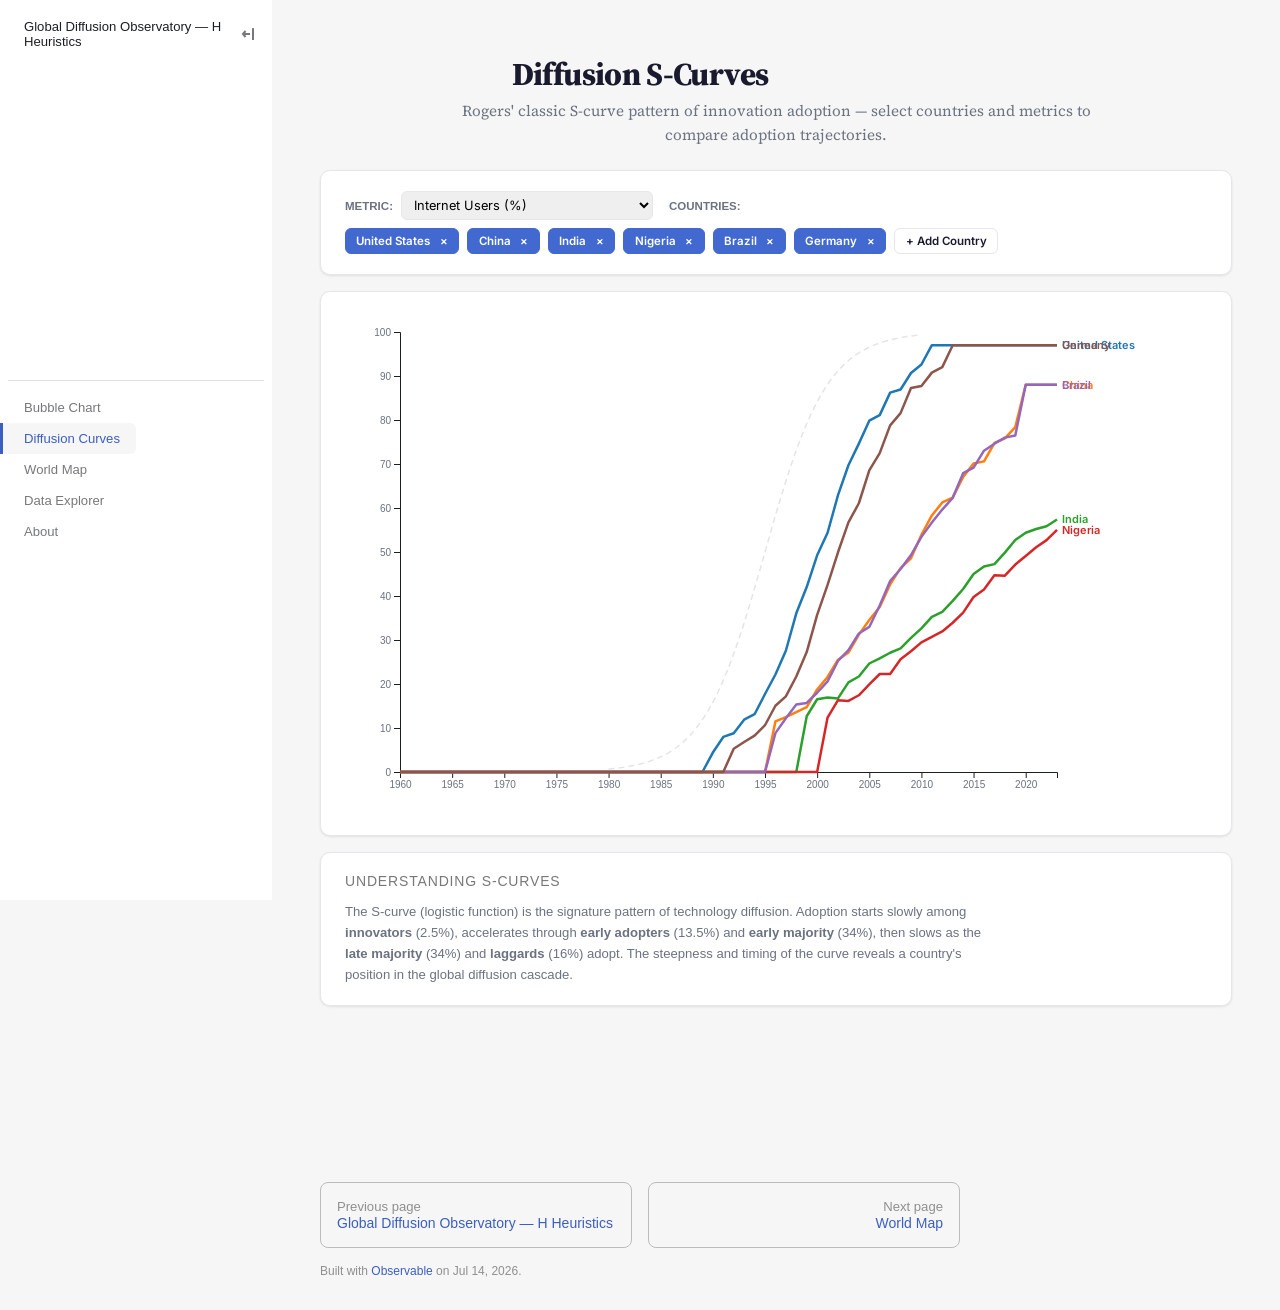
<file: viz/diffusion-curves.html>
<!DOCTYPE html>
<html>
<head>
<meta charset="utf-8">
<meta name="viewport" content="width=device-width, initial-scale=1, maximum-scale=1">
<meta name="generator" content="Observable Framework v1.13.4">
<title>Diffusion Curves | Global Diffusion Observatory — H Heuristics</title>
<link rel="preconnect" href="https://fonts.gstatic.com" crossorigin>
<link rel="preload" as="style" href="https://fonts.googleapis.com/css2?family=Source+Serif+4:ital,opsz,wght@0,8..60,200..900;1,8..60,200..900&amp;display=swap" crossorigin>
<link rel="preload" as="style" href="./_observablehq/theme-air,near-midnight,alt,wide.9b64840a.css">
<link rel="stylesheet" type="text/css" href="https://fonts.googleapis.com/css2?family=Source+Serif+4:ital,opsz,wght@0,8..60,200..900;1,8..60,200..900&amp;display=swap" crossorigin>
<link rel="stylesheet" type="text/css" href="./_observablehq/theme-air,near-midnight,alt,wide.9b64840a.css">
<link rel="modulepreload" href="./_observablehq/client.9519fa98.js">
<link rel="modulepreload" href="./_observablehq/runtime.607a8173.js">
<link rel="modulepreload" href="./_observablehq/stdlib.23790ac1.js">
<link rel="modulepreload" href="./_npm/d3@7.9.0/080cf928.js">
<link rel="modulepreload" href="./_npm/d3-array@3.2.4/b8e751b6.js">
<link rel="modulepreload" href="./_npm/d3-axis@3.0.0/c662ea05.js">
<link rel="modulepreload" href="./_npm/d3-brush@3.0.0/d162d8c6.js">
<link rel="modulepreload" href="./_npm/d3-chord@3.0.1/5cedd0be.js">
<link rel="modulepreload" href="./_npm/d3-color@3.1.0/65d51007.js">
<link rel="modulepreload" href="./_npm/d3-contour@4.0.2/c576a91a.js">
<link rel="modulepreload" href="./_npm/d3-delaunay@6.0.4/8b43826d.js">
<link rel="modulepreload" href="./_npm/d3-dispatch@3.0.1/3fb06f14.js">
<link rel="modulepreload" href="./_npm/d3-drag@3.0.0/20b76948.js">
<link rel="modulepreload" href="./_npm/d3-dsv@3.0.1/097745a2.js">
<link rel="modulepreload" href="./_npm/d3-ease@3.0.1/8683b012.js">
<link rel="modulepreload" href="./_npm/d3-fetch@3.0.1/5c319046.js">
<link rel="modulepreload" href="./_npm/d3-force@3.0.0/33924f3e.js">
<link rel="modulepreload" href="./_npm/d3-format@3.1.2/8d67a1ae.js">
<link rel="modulepreload" href="./_npm/d3-geo@3.1.1/8037bd0b.js">
<link rel="modulepreload" href="./_npm/d3-hierarchy@3.1.2/a9ba0229.js">
<link rel="modulepreload" href="./_npm/d3-interpolate@3.0.1/e0a47f97.js">
<link rel="modulepreload" href="./_npm/d3-path@3.1.0/f9e9e0ab.js">
<link rel="modulepreload" href="./_npm/d3-polygon@3.0.1/2da8eb3b.js">
<link rel="modulepreload" href="./_npm/d3-quadtree@3.0.1/09002e01.js">
<link rel="modulepreload" href="./_npm/d3-random@3.0.1/5108797c.js">
<link rel="modulepreload" href="./_npm/d3-scale@4.0.2/c9f2571b.js">
<link rel="modulepreload" href="./_npm/d3-scale-chromatic@3.1.0/f3c78e0d.js">
<link rel="modulepreload" href="./_npm/d3-selection@3.0.0/28717d05.js">
<link rel="modulepreload" href="./_npm/d3-shape@3.2.0/7c6e2a50.js">
<link rel="modulepreload" href="./_npm/d3-time@3.1.0/3d1d57c6.js">
<link rel="modulepreload" href="./_npm/d3-time-format@4.1.0/643581a8.js">
<link rel="modulepreload" href="./_npm/d3-timer@3.0.1/e99232db.js">
<link rel="modulepreload" href="./_npm/d3-transition@3.0.1/bd07fd9a.js">
<link rel="modulepreload" href="./_npm/d3-zoom@3.0.0/d09f7cc9.js">
<link rel="modulepreload" href="./_npm/internmap@2.0.3/af036d7e.js">
<link rel="modulepreload" href="./_npm/delaunator@5.1.0/7b06abe7.js">
<link rel="modulepreload" href="./_npm/robust-predicates@3.0.3/b42f30a7.js">
<link rel="preconnect" href="https://fonts.googleapis.com">
<link rel="preconnect" href="https://fonts.gstatic.com" crossorigin="">
<link href="https://fonts.googleapis.com/css2?family=Inter:wght@400;500;600;700;800;900&amp;family=Source+Serif+4:opsz,wght@8..60,400;8..60,500;8..60,600;8..60,700&amp;display=swap" rel="stylesheet">
<style>
  :root {
    --bg: #f8f9fb;
    --card-bg: #ffffff;
    --text: #1a1a2e;
    --muted: #6b7280;
    --accent: #4269d0;
    --accent-light: #e8edf8;
    --accent2: #2e5bb8;
    --warn: #dc3545;
    --gold: #e6a817;
    --green: #22c55e;
    --border: #e5e7eb;
    --shadow-sm: 0 1px 2px rgba(0,0,0,0.04);
    --shadow: 0 1px 3px rgba(0,0,0,0.06), 0 1px 2px rgba(0,0,0,0.04);
    --shadow-lg: 0 4px 12px rgba(0,0,0,0.08);
    --radius: 10px;
    --radius-sm: 6px;
    --font-sans: 'Inter', -apple-system, BlinkMacSystemFont, 'Segoe UI', system-ui, sans-serif;
    --font-serif: 'Source Serif 4', serif;
  }

  /* Region colors for Gapminder chart */
  --region-africa: #FF6B35;
  --region-asia: #004E89;
  --region-europe: #1A936F;
  --region-north-america: #9B5DE5;
  --region-south-america: #F9C74F;
  --region-oceania: #F15BB5;
  --region-middle-east: #00B4D8;

  body {
    background: var(--bg);
    color: var(--text);
    font-family: var(--font-sans);
    -webkit-font-smoothing: antialiased;
    -moz-osx-font-smoothing: grayscale;
  }

  /* --- Card --- */
  .card {
    background: var(--card-bg);
    border: 1px solid var(--border);
    border-radius: var(--radius);
    box-shadow: var(--shadow);
    padding: 1.25rem 1.5rem;
  }

  /* --- Typography --- */
  h1, h2, h3 { color: var(--text); font-weight: 700; }
  h1 { font-size: 1.75rem; letter-spacing: -0.03em; }
  h2 { font-size: 1.3rem; letter-spacing: -0.02em; }
  h3 { font-size: 0.85rem; margin: 0 0 0.75rem; text-transform: uppercase; letter-spacing: 0.06em; color: var(--muted); font-weight: 600; }

  /* --- Metrics --- */
  .metric-value { font-size: 1.75rem; font-weight: 800; line-height: 1.1; font-variant-numeric: tabular-nums; }
  .metric-label { font-size: 0.7rem; color: var(--muted); text-transform: uppercase; letter-spacing: 0.06em; font-weight: 600; margin-bottom: 0.2rem; }
  .metric-change { font-size: 0.75rem; font-weight: 600; margin-top: 0.15rem; }
  .metric-change.up { color: var(--green); }
  .metric-change.neutral { color: var(--muted); }

  /* --- Utility --- */
  .muted { color: var(--muted); font-size: 0.82rem; }
  .accent { color: var(--accent); }
  .grid { display: grid; gap: 1rem; }
  .grid-2 { grid-template-columns: 1fr 1fr; }
  .grid-3 { grid-template-columns: 1fr 1fr 1fr; }
  .grid-4 { grid-template-columns: 1fr 1fr 1fr 1fr; }
  .flex { display: flex; }
  .flex-between { display: flex; justify-content: space-between; align-items: center; }
  .gap-sm { gap: 0.5rem; }
  .gap-md { gap: 1rem; }

  /* --- Buttons --- */
  .btn {
    display: inline-flex; align-items: center; gap: 0.35rem;
    padding: 0.45rem 1rem; border-radius: var(--radius-sm);
    font-size: 0.8rem; font-weight: 600; font-family: var(--font-sans);
    border: 1px solid var(--border); background: #fff; color: var(--text);
    cursor: pointer; transition: all 0.15s; white-space: nowrap;
  }
  .btn:hover { border-color: var(--accent); color: var(--accent); background: var(--accent-light); }
  .btn.active { background: var(--accent); color: #fff; border-color: var(--accent); }
  .btn.active:hover { background: var(--accent2); }
  .btn-sm { padding: 0.3rem 0.65rem; font-size: 0.72rem; }

  /* --- Navigation --- */
  nav { display: flex; gap: 0.15rem; flex-wrap: wrap; }
  nav a {
    color: var(--muted); font-size: 0.82rem; font-weight: 500;
    padding: 0.4rem 0.85rem; border-radius: var(--radius-sm);
    text-decoration: none; transition: all 0.15s;
  }
  nav a:hover { color: var(--accent); background: var(--accent-light); }
  nav a[aria-current] { color: var(--accent); font-weight: 700; background: var(--accent-light); }

  /* --- Page header --- */
  .page-hero { text-align: center; padding: 1.5rem 0 0.5rem; }
  .page-hero h1 { font-family: var(--font-serif); font-size: 2rem; font-weight: 800; letter-spacing: -0.02em; }
  .page-hero p { color: var(--muted); max-width: 650px; margin: 0.4rem auto 0; font-size: 0.95rem; line-height: 1.55; }

  /* --- Chart container --- */
  .chart-container { position: relative; width: 100%; }
  .chart-container svg { display: block; width: 100%; height: auto; }

  /* --- Tooltip --- */
  .tooltip {
    position: absolute; pointer-events: none;
    background: rgba(26, 26, 46, 0.94); color: #fff;
    padding: 0.6rem 0.85rem; border-radius: 8px;
    font-size: 0.78rem; line-height: 1.5; font-family: var(--font-sans);
    box-shadow: 0 4px 16px rgba(0,0,0,0.2); z-index: 100;
    max-width: 260px; opacity: 0; transition: opacity 0.15s;
  }
  .tooltip.visible { opacity: 1; }
  .tooltip .country { font-weight: 700; font-size: 0.9rem; margin-bottom: 0.2rem; }
  .tooltip .stat { display: flex; justify-content: space-between; gap: 1rem; }
  .tooltip .stat-label { color: #a0a0b8; }
  .tooltip .stat-val { font-weight: 600; }

  /* --- Slider --- */
  input[type="range"] {
    -webkit-appearance: none; appearance: none;
    width: 100%; height: 6px; background: var(--border);
    border-radius: 3px; outline: none; cursor: pointer;
  }
  input[type="range"]::-webkit-slider-thumb {
    -webkit-appearance: none; appearance: none;
    width: 18px; height: 18px; border-radius: 50%;
    background: var(--accent); border: 2px solid #fff;
    box-shadow: 0 1px 4px rgba(0,0,0,0.2); cursor: pointer;
  }

  /* --- Legend --- */
  .legend-dot {
    width: 10px; height: 10px; border-radius: 50%;
    display: inline-block; flex-shrink: 0;
  }

  /* --- Responsive --- */
  @media (max-width: 768px) {
    .grid-2, .grid-3, .grid-4 { grid-template-columns: 1fr; }
    h1 { font-size: 1.3rem; }
    .page-hero h1 { font-size: 1.5rem; }
    .metric-value { font-size: 1.4rem; }
    nav { gap: 0; }
    nav a { font-size: 0.72rem; padding: 0.3rem 0.5rem; }
  }
</style>
<script type="module">

import {define} from "./_observablehq/client.9519fa98.js";
import {registerFile} from "./_observablehq/stdlib.23790ac1.js";

registerFile("./diffusion_data.json", {"name":"./diffusion_data.json","mimeType":"application/json","path":"./_file/diffusion_data.71af4842.json","lastModified":1784021896905,"size":1793298});

define({id: "2968f26e", inputs: ["d3","FileAttachment","prompt"], outputs: ["curveColors","curveData","selectedCountries","curveMetric","loadCurveData","drawCountryTags","removeCountry","addCountry","drawCurves","updateCurves"], body: (d3,FileAttachment,prompt) => {
// Diffusion Curves page
const curveColors = d3.schemeCategory10;
let curveData = [];
let selectedCountries = ["USA", "CHN", "IND", "NGA", "BRA", "DEU"];
let curveMetric = "internet_pct";

async function loadCurveData() {
  curveData = await FileAttachment("./diffusion_data.json").json();
}

function drawCountryTags() {
  const container = document.getElementById("country-tags");
  container.innerHTML = selectedCountries.map(cid => {
    const c = curveData.find(d => d.country_id === cid);
    const name = c ? c.country_name : cid;
    return `<span class="btn btn-sm active" style="cursor:default;">${name} <span style="cursor:pointer;margin-left:4px;" onclick="removeCountry('${cid}')">×</span></span>`;
  }).join("");
}

function removeCountry(cid) {
  selectedCountries = selectedCountries.filter(c => c !== cid);
  updateCurves();
}

function addCountry() {
  const cid = prompt("Enter country code (e.g., USA, CHN, IND, NGA, BRA, DEU):");
  if (cid && !selectedCountries.includes(cid.toUpperCase())) {
    selectedCountries.push(cid.toUpperCase());
    updateCurves();
  }
}

function drawCurves() {
  const container = document.getElementById("curve-chart-container");
  const bb = container.getBoundingClientRect();
  const width = bb.width;
  const height = 500;
  const margin = { top: 20, right: 150, bottom: 40, left: 55 };
  const innerW = width - margin.left - margin.right;
  const innerH = height - margin.top - margin.bottom;

  const svg = d3.select("#curve-chart")
    .attr("width", width)
    .attr("height", height);
  svg.selectAll("*").remove();

  const g = svg.append("g").attr("transform", `translate(${margin.left},${margin.top})`);

  // Scales
  const xScale = d3.scaleLinear().domain([1960, 2023]).range([0, innerW]);
  const yExtent = curveMetric === "mobile_per_100" ? [0, 160] : 
                  curveMetric === "broadband_per_100" ? [0, 55] : [0, 100];
  const yScale = d3.scaleLinear().domain(yExtent).range([innerH, 0]);

  // Axes
  g.append("g").attr("transform", `translate(0,${innerH})`)
    .call(d3.axisBottom(xScale).tickFormat(d3.format("d")).ticks(12))
    .selectAll("text").style("font-size","10px").style("fill","var(--muted)");

  g.append("g").call(d3.axisLeft(yScale).ticks(8))
    .selectAll("text").style("font-size","10px").style("fill","var(--muted)");

  // Rogers adopter category bands
  const adopterZones = [
    { label: "Innovators", xStart: 0, xEnd: 0.025, color: "#4269D0", opacity: 0.05 },
    { label: "Early Adopters", xStart: 0.025, xEnd: 0.16, color: "#4269D0", opacity: 0.08 },
    { label: "Early Majority", xStart: 0.16, xEnd: 0.50, color: "#4269D0", opacity: 0.11 },
    { label: "Late Majority", xStart: 0.50, xEnd: 0.84, color: "#4269D0", opacity: 0.08 },
    { label: "Laggards", xStart: 0.84, xEnd: 1.0, color: "#4269D0", opacity: 0.05 },
  ];

  // Draw S-curve reference
  const refLine = d3.line()
    .x(d => xScale(d.year))
    .y(d => yScale(d.value));

  // Reference logistic curve
  const refPoints = [];
  for (let t = -5; t <= 5; t += 0.1) {
    const year = 1995 + t * 3;
    if (year >= 1960 && year <= 2023) {
      refPoints.push({ year, value: 100 / (1 + Math.exp(-t)) });
    }
  }
  g.append("path").datum(refPoints).attr("d", refLine)
    .style("fill", "none").style("stroke", "#ccc")
    .style("stroke-width", 1.5).style("stroke-dasharray", "6,4")
    .style("opacity", 0.5);

  // Country lines
  const line = d3.line()
    .x(d => xScale(d.year))
    .y(d => yScale(Math.max(0, d[curveMetric] || 0)));

  selectedCountries.forEach((cid, i) => {
    const countryData = curveData.filter(d => d.country_id === cid).sort((a, b) => a.year - b.year);
    if (countryData.length === 0) return;

    const color = curveColors[i % 10];
    
    g.append("path").datum(countryData).attr("d", line)
      .style("fill", "none").style("stroke", color)
      .style("stroke-width", 2.5).style("stroke-linejoin", "round");

    // Label at end of line
    const last = countryData[countryData.length - 1];
    g.append("text")
      .attr("x", xScale(last.year) + 5)
      .attr("y", yScale(Math.max(0, last[curveMetric] || 0)))
      .attr("dy", "0.35em")
      .style("font-size", "11px").style("font-weight", "600")
      .style("font-family", "var(--font-sans)").style("fill", color)
      .text(last.country_name);
  });
}

async function updateCurves() {
  if (curveData.length === 0) await loadCurveData();
  curveMetric = document.getElementById("curve-metric")?.value || "internet_pct";
  drawCountryTags();
  drawCurves();
}

// Initialize
(async () => {
  await loadCurveData();
  drawCountryTags();
  drawCurves();
  window.removeCountry = removeCountry;
  window.addCountry = addCountry;
  window.updateCurves = updateCurves;
})();
return {curveColors,curveData,selectedCountries,curveMetric,loadCurveData,drawCountryTags,removeCountry,addCountry,drawCurves,updateCurves};
}});

</script>
</head>
<body>
<input id="observablehq-sidebar-toggle" type="checkbox" title="Toggle sidebar">
<label id="observablehq-sidebar-backdrop" for="observablehq-sidebar-toggle"></label>
<nav id="observablehq-sidebar">
  <ol>
    <label id="observablehq-sidebar-close" for="observablehq-sidebar-toggle"></label>
    <li class="observablehq-link"><a href="./">Global Diffusion Observatory — H Heuristics</a></li>
  </ol>
  <ol>
    <li class="observablehq-link"><a href="./">Bubble Chart</a></li>
    <li class="observablehq-link observablehq-link-active"><a href="./diffusion-curves">Diffusion Curves</a></li>
    <li class="observablehq-link"><a href="./world-map">World Map</a></li>
    <li class="observablehq-link"><a href="./data-explorer">Data Explorer</a></li>
    <li class="observablehq-link"><a href="./about">About</a></li>
  </ol>
</nav>
<script>{const e=document.querySelector("#observablehq-sidebar"),o=document.querySelector("#observablehq-sidebar-toggle"),r=sessionStorage.getItem("observablehq-sidebar");r?o.checked=r==="true":o.indeterminate=!0;for(const t of document.querySelectorAll("#observablehq-sidebar summary")){const s=t.parentElement;switch(sessionStorage.getItem(`observablehq-sidebar:${t.textContent}`)){case"true":s.open=!0;break;case"false":s.classList.contains("observablehq-section-active")||(s.open=!1);break}}addEventListener("beforeunload",()=>sessionStorage.setItem("observablehq-sidebar-scrolly",`${e.scrollTop}`));const a=sessionStorage.getItem("observablehq-sidebar-scrolly");a!=null&&(e.style.cssText="overflow: hidden;",e.scrollTop=+a,e.style.cssText="");}</script>
<div id="observablehq-center">
<main id="observablehq-main" class="observablehq">
<div class="page-hero">
  <h1>Diffusion S-Curves</h1>
  <p>Rogers' classic S-curve pattern of innovation adoption — select countries and metrics to compare adoption trajectories.</p>
</div>
<div class="card" style="margin-bottom: 1rem;">
  <div class="flex gap-sm" style="flex-wrap: wrap; align-items: center;">
    <span class="muted" style="font-size: 0.72rem; font-weight: 600;">METRIC:</span>
    <select id="curve-metric" onchange="updateCurves()" style="font-size:0.8rem; padding:0.3rem 0.5rem; border:1px solid var(--border); border-radius:6px; font-family:var(--font-sans);">
      <option value="internet_pct">Internet Users (%)</option>
      <option value="mobile_per_100">Mobile Subscriptions (per 100)</option>
      <option value="broadband_per_100">Broadband Subscriptions (per 100)</option>
    </select>
    <span class="muted" style="font-size: 0.72rem; font-weight: 600; margin-left: 0.5rem;">COUNTRIES:</span>
    <div id="country-tags" class="flex gap-sm" style="flex-wrap: wrap;"></div>
    <button class="btn btn-sm" onclick="addCountry()">+ Add Country</button>
  </div>
</div>
<div class="card">
  <div id="curve-chart-container" style="width: 100%;">
    <svg id="curve-chart"></svg>
  </div>
</div>
<div class="card" style="margin-top: 1rem;">
  <h3>Understanding S-Curves</h3>
  <p class="muted" style="margin:0; line-height:1.6;">
    The S-curve (logistic function) is the signature pattern of technology diffusion. Adoption starts slowly among <strong>innovators</strong> (2.5%), accelerates through <strong>early adopters</strong> (13.5%) and <strong>early majority</strong> (34%), then slows as the <strong>late majority</strong> (34%) and <strong>laggards</strong> (16%) adopt. The steepness and timing of the curve reveals a country's position in the global diffusion cascade.
  </p>
</div>
<div class="observablehq observablehq--block"><!--:2968f26e:--></div>
</main>
<footer id="observablehq-footer">
<nav><a rel="prev" href="./"><span>Global Diffusion Observatory — H Heuristics</span></a><a rel="next" href="./world-map"><span>World Map</span></a></nav>
<div>Built with <a href="https://observablehq.com/" target="_blank" rel="noopener noreferrer">Observable</a> on <a title="2026-07-14T11:41:04">Jul 14, 2026</a>.</div>
</footer>
</div>
</body>
</html>
</file>
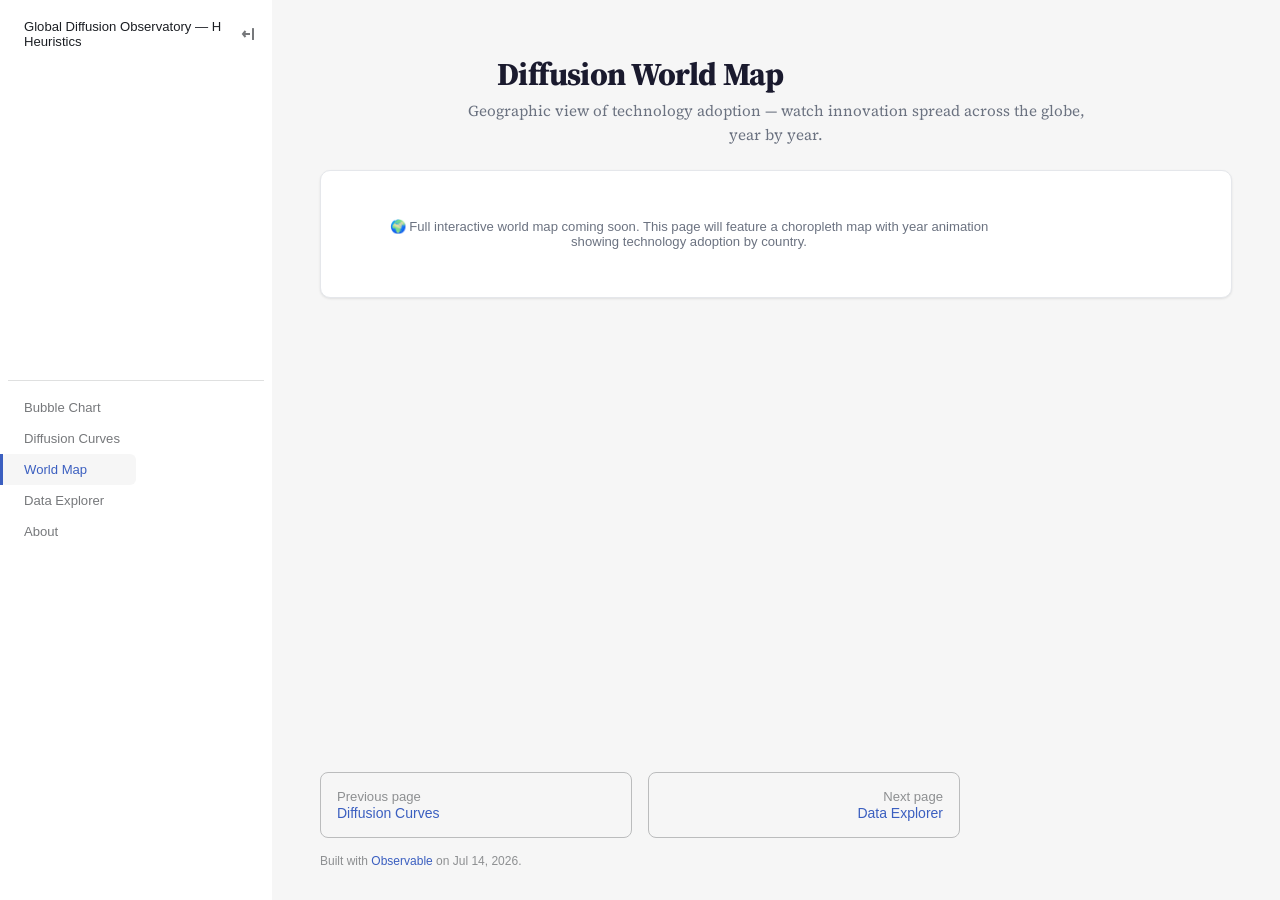
<file: viz/world-map.html>
<!DOCTYPE html>
<html>
<head>
<meta charset="utf-8">
<meta name="viewport" content="width=device-width, initial-scale=1, maximum-scale=1">
<meta name="generator" content="Observable Framework v1.13.4">
<title>World Map | Global Diffusion Observatory — H Heuristics</title>
<link rel="preconnect" href="https://fonts.gstatic.com" crossorigin>
<link rel="preload" as="style" href="https://fonts.googleapis.com/css2?family=Source+Serif+4:ital,opsz,wght@0,8..60,200..900;1,8..60,200..900&amp;display=swap" crossorigin>
<link rel="preload" as="style" href="./_observablehq/theme-air,near-midnight,alt,wide.9b64840a.css">
<link rel="stylesheet" type="text/css" href="https://fonts.googleapis.com/css2?family=Source+Serif+4:ital,opsz,wght@0,8..60,200..900;1,8..60,200..900&amp;display=swap" crossorigin>
<link rel="stylesheet" type="text/css" href="./_observablehq/theme-air,near-midnight,alt,wide.9b64840a.css">
<link rel="modulepreload" href="./_observablehq/client.9519fa98.js">
<link rel="modulepreload" href="./_observablehq/runtime.607a8173.js">
<link rel="modulepreload" href="./_observablehq/stdlib.23790ac1.js">
<link rel="preconnect" href="https://fonts.googleapis.com">
<link rel="preconnect" href="https://fonts.gstatic.com" crossorigin="">
<link href="https://fonts.googleapis.com/css2?family=Inter:wght@400;500;600;700;800;900&amp;family=Source+Serif+4:opsz,wght@8..60,400;8..60,500;8..60,600;8..60,700&amp;display=swap" rel="stylesheet">
<style>
  :root {
    --bg: #f8f9fb;
    --card-bg: #ffffff;
    --text: #1a1a2e;
    --muted: #6b7280;
    --accent: #4269d0;
    --accent-light: #e8edf8;
    --accent2: #2e5bb8;
    --warn: #dc3545;
    --gold: #e6a817;
    --green: #22c55e;
    --border: #e5e7eb;
    --shadow-sm: 0 1px 2px rgba(0,0,0,0.04);
    --shadow: 0 1px 3px rgba(0,0,0,0.06), 0 1px 2px rgba(0,0,0,0.04);
    --shadow-lg: 0 4px 12px rgba(0,0,0,0.08);
    --radius: 10px;
    --radius-sm: 6px;
    --font-sans: 'Inter', -apple-system, BlinkMacSystemFont, 'Segoe UI', system-ui, sans-serif;
    --font-serif: 'Source Serif 4', serif;
  }

  /* Region colors for Gapminder chart */
  --region-africa: #FF6B35;
  --region-asia: #004E89;
  --region-europe: #1A936F;
  --region-north-america: #9B5DE5;
  --region-south-america: #F9C74F;
  --region-oceania: #F15BB5;
  --region-middle-east: #00B4D8;

  body {
    background: var(--bg);
    color: var(--text);
    font-family: var(--font-sans);
    -webkit-font-smoothing: antialiased;
    -moz-osx-font-smoothing: grayscale;
  }

  /* --- Card --- */
  .card {
    background: var(--card-bg);
    border: 1px solid var(--border);
    border-radius: var(--radius);
    box-shadow: var(--shadow);
    padding: 1.25rem 1.5rem;
  }

  /* --- Typography --- */
  h1, h2, h3 { color: var(--text); font-weight: 700; }
  h1 { font-size: 1.75rem; letter-spacing: -0.03em; }
  h2 { font-size: 1.3rem; letter-spacing: -0.02em; }
  h3 { font-size: 0.85rem; margin: 0 0 0.75rem; text-transform: uppercase; letter-spacing: 0.06em; color: var(--muted); font-weight: 600; }

  /* --- Metrics --- */
  .metric-value { font-size: 1.75rem; font-weight: 800; line-height: 1.1; font-variant-numeric: tabular-nums; }
  .metric-label { font-size: 0.7rem; color: var(--muted); text-transform: uppercase; letter-spacing: 0.06em; font-weight: 600; margin-bottom: 0.2rem; }
  .metric-change { font-size: 0.75rem; font-weight: 600; margin-top: 0.15rem; }
  .metric-change.up { color: var(--green); }
  .metric-change.neutral { color: var(--muted); }

  /* --- Utility --- */
  .muted { color: var(--muted); font-size: 0.82rem; }
  .accent { color: var(--accent); }
  .grid { display: grid; gap: 1rem; }
  .grid-2 { grid-template-columns: 1fr 1fr; }
  .grid-3 { grid-template-columns: 1fr 1fr 1fr; }
  .grid-4 { grid-template-columns: 1fr 1fr 1fr 1fr; }
  .flex { display: flex; }
  .flex-between { display: flex; justify-content: space-between; align-items: center; }
  .gap-sm { gap: 0.5rem; }
  .gap-md { gap: 1rem; }

  /* --- Buttons --- */
  .btn {
    display: inline-flex; align-items: center; gap: 0.35rem;
    padding: 0.45rem 1rem; border-radius: var(--radius-sm);
    font-size: 0.8rem; font-weight: 600; font-family: var(--font-sans);
    border: 1px solid var(--border); background: #fff; color: var(--text);
    cursor: pointer; transition: all 0.15s; white-space: nowrap;
  }
  .btn:hover { border-color: var(--accent); color: var(--accent); background: var(--accent-light); }
  .btn.active { background: var(--accent); color: #fff; border-color: var(--accent); }
  .btn.active:hover { background: var(--accent2); }
  .btn-sm { padding: 0.3rem 0.65rem; font-size: 0.72rem; }

  /* --- Navigation --- */
  nav { display: flex; gap: 0.15rem; flex-wrap: wrap; }
  nav a {
    color: var(--muted); font-size: 0.82rem; font-weight: 500;
    padding: 0.4rem 0.85rem; border-radius: var(--radius-sm);
    text-decoration: none; transition: all 0.15s;
  }
  nav a:hover { color: var(--accent); background: var(--accent-light); }
  nav a[aria-current] { color: var(--accent); font-weight: 700; background: var(--accent-light); }

  /* --- Page header --- */
  .page-hero { text-align: center; padding: 1.5rem 0 0.5rem; }
  .page-hero h1 { font-family: var(--font-serif); font-size: 2rem; font-weight: 800; letter-spacing: -0.02em; }
  .page-hero p { color: var(--muted); max-width: 650px; margin: 0.4rem auto 0; font-size: 0.95rem; line-height: 1.55; }

  /* --- Chart container --- */
  .chart-container { position: relative; width: 100%; }
  .chart-container svg { display: block; width: 100%; height: auto; }

  /* --- Tooltip --- */
  .tooltip {
    position: absolute; pointer-events: none;
    background: rgba(26, 26, 46, 0.94); color: #fff;
    padding: 0.6rem 0.85rem; border-radius: 8px;
    font-size: 0.78rem; line-height: 1.5; font-family: var(--font-sans);
    box-shadow: 0 4px 16px rgba(0,0,0,0.2); z-index: 100;
    max-width: 260px; opacity: 0; transition: opacity 0.15s;
  }
  .tooltip.visible { opacity: 1; }
  .tooltip .country { font-weight: 700; font-size: 0.9rem; margin-bottom: 0.2rem; }
  .tooltip .stat { display: flex; justify-content: space-between; gap: 1rem; }
  .tooltip .stat-label { color: #a0a0b8; }
  .tooltip .stat-val { font-weight: 600; }

  /* --- Slider --- */
  input[type="range"] {
    -webkit-appearance: none; appearance: none;
    width: 100%; height: 6px; background: var(--border);
    border-radius: 3px; outline: none; cursor: pointer;
  }
  input[type="range"]::-webkit-slider-thumb {
    -webkit-appearance: none; appearance: none;
    width: 18px; height: 18px; border-radius: 50%;
    background: var(--accent); border: 2px solid #fff;
    box-shadow: 0 1px 4px rgba(0,0,0,0.2); cursor: pointer;
  }

  /* --- Legend --- */
  .legend-dot {
    width: 10px; height: 10px; border-radius: 50%;
    display: inline-block; flex-shrink: 0;
  }

  /* --- Responsive --- */
  @media (max-width: 768px) {
    .grid-2, .grid-3, .grid-4 { grid-template-columns: 1fr; }
    h1 { font-size: 1.3rem; }
    .page-hero h1 { font-size: 1.5rem; }
    .metric-value { font-size: 1.4rem; }
    nav { gap: 0; }
    nav a { font-size: 0.72rem; padding: 0.3rem 0.5rem; }
  }
</style>
<script type="module">

import "./_observablehq/client.9519fa98.js";

</script>
</head>
<body>
<input id="observablehq-sidebar-toggle" type="checkbox" title="Toggle sidebar">
<label id="observablehq-sidebar-backdrop" for="observablehq-sidebar-toggle"></label>
<nav id="observablehq-sidebar">
  <ol>
    <label id="observablehq-sidebar-close" for="observablehq-sidebar-toggle"></label>
    <li class="observablehq-link"><a href="./">Global Diffusion Observatory — H Heuristics</a></li>
  </ol>
  <ol>
    <li class="observablehq-link"><a href="./">Bubble Chart</a></li>
    <li class="observablehq-link"><a href="./diffusion-curves">Diffusion Curves</a></li>
    <li class="observablehq-link observablehq-link-active"><a href="./world-map">World Map</a></li>
    <li class="observablehq-link"><a href="./data-explorer">Data Explorer</a></li>
    <li class="observablehq-link"><a href="./about">About</a></li>
  </ol>
</nav>
<script>{const e=document.querySelector("#observablehq-sidebar"),o=document.querySelector("#observablehq-sidebar-toggle"),r=sessionStorage.getItem("observablehq-sidebar");r?o.checked=r==="true":o.indeterminate=!0;for(const t of document.querySelectorAll("#observablehq-sidebar summary")){const s=t.parentElement;switch(sessionStorage.getItem(`observablehq-sidebar:${t.textContent}`)){case"true":s.open=!0;break;case"false":s.classList.contains("observablehq-section-active")||(s.open=!1);break}}addEventListener("beforeunload",()=>sessionStorage.setItem("observablehq-sidebar-scrolly",`${e.scrollTop}`));const a=sessionStorage.getItem("observablehq-sidebar-scrolly");a!=null&&(e.style.cssText="overflow: hidden;",e.scrollTop=+a,e.style.cssText="");}</script>
<div id="observablehq-center">
<main id="observablehq-main" class="observablehq">
<div class="page-hero">
  <h1>Diffusion World Map</h1>
  <p>Geographic view of technology adoption — watch innovation spread across the globe, year by year.</p>
</div>
<div class="card" style="text-align: center; padding: 3rem;">
  <p class="muted">🌍 Full interactive world map coming soon. This page will feature a choropleth map with year animation showing technology adoption by country.</p>
</div>
</main>
<footer id="observablehq-footer">
<nav><a rel="prev" href="./diffusion-curves"><span>Diffusion Curves</span></a><a rel="next" href="./data-explorer"><span>Data Explorer</span></a></nav>
<div>Built with <a href="https://observablehq.com/" target="_blank" rel="noopener noreferrer">Observable</a> on <a title="2026-07-14T11:41:04">Jul 14, 2026</a>.</div>
</footer>
</div>
</body>
</html>
</file>
<file: hheuristics-tokens.css>
/* ============================================================
   H Heuristics — Brand Token System v1.0
   "Consulting/Economist meets British America"

   The single source of truth for the H Heuristics visual identity.
   Import this file into every project. Change tokens here to
   rebrand every site simultaneously.

   Color space: OKLCH (perceptually uniform)
   Type: Cormorant Garamond (headings) + Source Sans 3 (body)
   ============================================================ */

/* ============================================================
   TIER 1 — Raw Primitives (OKLCH color space)
   ============================================================ */
:root {
  /* ── Midnight Navy (primary brand) ──
     British heritage navy — deep, confident, not-quite-black.
     Equivalent to ~#0c1929 in hex. */
  --hh-navy-950: oklch(0.12 0.025 258);
  --hh-navy-900: oklch(0.18 0.030 258);
  --hh-navy-800: oklch(0.24 0.028 258);
  --hh-navy-700: oklch(0.32 0.025 256);
  --hh-navy-600: oklch(0.40 0.022 254);
  --hh-navy-500: oklch(0.48 0.018 252);
  --hh-navy-400: oklch(0.56 0.014 250);
  --hh-navy-300: oklch(0.66 0.010 248);
  --hh-navy-200: oklch(0.78 0.006 248);
  --hh-navy-100: oklch(0.88 0.003 248);
  --hh-navy-50:  oklch(0.95 0.002 248);

  /* ── British Gold (accent) ──
     Warm, restrained — not brassy. Like gilt on a book spine.
     Equivalent to ~#b89b5e. */
  --hh-gold-600: oklch(0.55 0.10 82);
  --hh-gold-500: oklch(0.63 0.11 82);
  --hh-gold-400: oklch(0.70 0.10 82);
  --hh-gold-300: oklch(0.78 0.08 82);
  --hh-gold-200: oklch(0.86 0.05 82);
  --hh-gold-100: oklch(0.92 0.03 82);
  --hh-gold-50:  oklch(0.96 0.015 85);

  /* ── Warm Cream (surface) ──
     Not stark white — like good paper stock. British warmth. */
  --hh-cream-50:  oklch(0.99 0.002 90);
  --hh-cream-100: oklch(0.97 0.004 88);
  --hh-cream-200: oklch(0.94 0.006 86);
  --hh-cream-300: oklch(0.90 0.008 84);

  /* ── Neutrals ── */
  --hh-neutral-950: oklch(0.10 0.002 260);
  --hh-neutral-900: oklch(0.18 0.002 260);
  --hh-neutral-800: oklch(0.28 0.002 260);
  --hh-neutral-700: oklch(0.38 0.002 260);
  --hh-neutral-600: oklch(0.48 0.002 260);
  --hh-neutral-500: oklch(0.58 0.002 260);
  --hh-neutral-400: oklch(0.68 0.002 260);
  --hh-neutral-300: oklch(0.78 0.002 260);
  --hh-neutral-200: oklch(0.88 0.002 260);
  --hh-neutral-100: oklch(0.94 0.002 260);
  --hh-neutral-50:  oklch(0.97 0.002 260);

  /* ── Semantic — Data Viz Accents ──
     Colorblind-safe, perceptually uniform. */
  --hh-viz-blue:    oklch(0.52 0.16 250);
  --hh-viz-teal:    oklch(0.52 0.13 195);
  --hh-viz-green:   oklch(0.52 0.15 150);
  --hh-viz-amber:   oklch(0.62 0.16 85);
  --hh-viz-orange:  oklch(0.55 0.17 55);
  --hh-viz-red:     oklch(0.48 0.19 25);
  --hh-viz-purple:  oklch(0.48 0.15 310);
  --hh-viz-pink:    oklch(0.55 0.14 350);

  /* ── Semantic — Status ── */
  --hh-success: oklch(0.55 0.15 150);
  --hh-success-soft: oklch(0.92 0.04 150);
  --hh-warning: oklch(0.62 0.16 85);
  --hh-warning-soft: oklch(0.93 0.06 85);
  --hh-danger:  oklch(0.50 0.18 25);
  --hh-danger-soft:  oklch(0.93 0.04 25);
  --hh-info:    oklch(0.52 0.16 250);
  --hh-info-soft:    oklch(0.92 0.04 250);
}

/* ============================================================
   TIER 2 — Semantic Role Tokens
   ============================================================ */
:root {
  /* ── Brand ── */
  --color-brand:         var(--hh-navy-900);
  --color-brand-dark:    var(--hh-navy-950);
  --color-brand-light:   var(--hh-navy-700);
  --color-accent:        var(--hh-gold-500);
  --color-accent-hover:  var(--hh-gold-400);
  --color-accent-soft:   var(--hh-gold-100);

  /* ── Surfaces ── */
  --surface-bg:          var(--hh-cream-50);
  --surface-card:        var(--hh-cream-100);
  --surface-elevated:    #ffffff;
  --surface-dark:        var(--hh-navy-900);
  --surface-dark-card:   var(--hh-navy-800);

  /* ── Text ── */
  --text-primary:        var(--hh-navy-900);
  --text-secondary:      var(--hh-navy-600);
  --text-muted:          var(--hh-navy-400);
  --text-inverse:        var(--hh-cream-50);
  --text-accent:         var(--hh-gold-600);

  /* ── Borders ── */
  --border-subtle:       var(--hh-navy-100);
  --border-default:      var(--hh-navy-200);
  --border-strong:       var(--hh-navy-300);
  --border-accent:       var(--hh-gold-400);
}

/* ============================================================
   TIER 3 — Component Token Assignments
   ============================================================ */
:root {
  /* ── Buttons ── */
  --btn-primary-bg:       var(--color-brand);
  --btn-primary-text:     var(--text-inverse);
  --btn-primary-hover:    var(--color-brand-light);
  --btn-secondary-bg:     transparent;
  --btn-secondary-text:   var(--color-brand);
  --btn-secondary-border: var(--border-default);
  --btn-secondary-hover:  var(--hh-navy-50);
  --btn-accent-bg:        var(--color-accent);
  --btn-accent-text:      var(--color-brand-dark);
  --btn-accent-hover:     var(--color-accent-hover);

  /* ── Links ── */
  --link-color:           var(--color-brand);
  --link-hover:           var(--color-brand-light);
  --link-accent:          var(--color-accent);
  --link-underline-offset: 4px;
  --link-underline-width:  2px;

  /* ── Inputs ── */
  --input-bg:             var(--surface-elevated);
  --input-border:         var(--border-default);
  --input-border-focus:   var(--color-brand);
  --input-text:           var(--text-primary);
  --input-placeholder:    var(--text-muted);

  /* ── Header ── */
  --header-bg:            rgba(255, 255, 255, 0.92);
  --header-border:        var(--border-subtle);
  --header-height:        72px;

  /* ── Footer ── */
  --footer-bg:            var(--color-brand-dark);
  --footer-text:          var(--hh-navy-200);
  --footer-text-muted:    var(--hh-navy-400);

  /* ── Logo ── */
  --logo-fill:            var(--color-brand);
  --logo-max-height:      40px;
  --logo-clearspace:      20px;
}

/* ============================================================
   TYPOGRAPHY
   ============================================================ */
:root {
  /* ── Font Families ── */
  --font-display: 'Cormorant Garamond', 'Georgia', 'Times New Roman', serif;
  --font-body:    'Source Sans 3', system-ui, -apple-system, BlinkMacSystemFont,
                  'Segoe UI', Roboto, sans-serif;
  --font-mono:    'JetBrains Mono', 'Fira Code', 'SF Mono', 'Cascadia Code',
                  Consolas, monospace;

  /* ── Type Scale (1.25 major third) ── */
  --text-xs:   0.6875rem;   /* 11px — captions, labels */
  --text-sm:   0.8125rem;   /* 13px — small body, table data */
  --text-base: 1rem;        /* 16px — body */
  --text-lg:   1.25rem;     /* 20px — large body, intro */
  --text-xl:   1.5rem;      /* 24px — h4 */
  --text-2xl:  1.875rem;    /* 30px — h3 */
  --text-3xl:  2.25rem;     /* 36px — h2 */
  --text-4xl:  3rem;        /* 48px — h1 */
  --text-5xl:  3.75rem;     /* 60px — hero */
  --text-6xl:  4.5rem;      /* 72px — hero large */

  /* ── Font Weights ── */
  --weight-light:    300;
  --weight-regular:  400;
  --weight-medium:   500;
  --weight-semibold: 600;
  --weight-bold:     700;

  /* ── Line Heights ── */
  --leading-tight:   1.15;
  --leading-snug:    1.3;
  --leading-normal:  1.5;
  --leading-relaxed: 1.65;
  --leading-loose:   1.8;

  /* ── Letter Spacing ── */
  --tracking-tight:    -0.02em;   /* Display headings */
  --tracking-normal:   0;
  --tracking-wide:     0.02em;
  --tracking-label:    0.05em;    /* Uppercase labels */
  --tracking-mono:     0.06em;    /* Monospace accent labels */
}

/* ============================================================
   SPACING & LAYOUT
   ============================================================ */
:root {
  --space-1:  0.25rem;
  --space-2:  0.5rem;
  --space-3:  0.75rem;
  --space-4:  1rem;
  --space-5:  1.25rem;
  --space-6:  1.5rem;
  --space-8:  2rem;
  --space-10: 2.5rem;
  --space-12: 3rem;
  --space-16: 4rem;
  --space-20: 5rem;
  --space-24: 6rem;
  --space-32: 8rem;

  --container-max:   1280px;
  --container-narrow: 800px;
  --container-wide:  1440px;
}

/* ============================================================
   BORDERS & RADII
   ============================================================ */
:root {
  --radius-none:  0;
  --radius-sm:    2px;    /* Data table cells, tight corners */
  --radius-md:    4px;    /* Cards, buttons, inputs — Economist legacy */
  --radius-lg:    8px;    /* Large panels, modals */
  --radius-xl:    12px;   /* Feature cards */
  --radius-full:  9999px; /* Pills, avatars */

  --border-width-thin:  1px;
  --border-width-thick: 2px;
  --border-width-accent: 3px;  /* The gold left-border accent */
}

/* ============================================================
   SHADOWS
   ============================================================ */
:root {
  --shadow-none:    none;
  --shadow-sm:      0 1px 2px rgba(12, 25, 41, 0.04);
  --shadow-card:    0 1px 4px rgba(12, 25, 41, 0.06),
                    0 1px 2px rgba(12, 25, 41, 0.04);
  --shadow-elevated: 0 4px 12px rgba(12, 25, 41, 0.08),
                     0 1px 3px rgba(12, 25, 41, 0.06);
  --shadow-modal:   0 20px 40px rgba(12, 25, 41, 0.12),
                    0 8px 16px rgba(12, 25, 41, 0.08);
  --shadow-glow-gold: 0 0 20px rgba(184, 155, 94, 0.15);
}

/* ============================================================
   MOTION
   ============================================================ */
:root {
  --ease-out:    cubic-bezier(0.16, 1, 0.3, 1);
  --ease-in-out: cubic-bezier(0.65, 0, 0.35, 1);
  --ease-spring: cubic-bezier(0.34, 1.56, 0.64, 1);

  --duration-fast:   150ms;
  --duration-base:   250ms;
  --duration-slow:   400ms;
  --duration-glacial: 600ms;
}

/* ============================================================
   Z-INDEX
   ============================================================ */
:root {
  --z-base:     0;
  --z-dropdown: 100;
  --z-sticky:   200;
  --z-overlay:  300;
  --z-modal:    400;
  --z-toast:    500;
  --z-tooltip:  600;
}

/* ============================================================
   DARK MODE
   ============================================================ */
[data-theme="dark"] {
  /* ── Surfaces — remapped, not inverted ── */
  --surface-bg:          var(--hh-navy-950);
  --surface-card:        var(--hh-navy-900);
  --surface-elevated:    var(--hh-navy-800);
  --surface-dark:        var(--hh-navy-950);
  --surface-dark-card:   var(--hh-navy-900);

  /* ── Text — brighter, lower contrast against dark bg ── */
  --text-primary:        var(--hh-cream-50);
  --text-secondary:      var(--hh-navy-100);
  --text-muted:          var(--hh-navy-300);
  --text-inverse:        var(--hh-navy-950);
  --text-accent:         var(--hh-gold-400);

  /* ── Borders — visible against dark ── */
  --border-subtle:       var(--hh-navy-700);
  --border-default:      var(--hh-navy-600);
  --border-strong:       var(--hh-navy-400);
  --border-accent:       var(--hh-gold-500);

  /* ── Brand gold — brighter in dark mode ── */
  --color-accent:        var(--hh-gold-400);
  --color-accent-hover:  var(--hh-gold-300);
  --color-accent-soft:   oklch(0.25 0.04 82);

  /* ── Shadows — don't work in dark, replaced with glow ── */
  --shadow-card:     0 0 0 1px var(--border-subtle);
  --shadow-elevated: 0 0 0 1px var(--border-default),
                     0 4px 16px rgba(0, 0, 0, 0.3);
  --shadow-modal:    0 0 0 1px var(--border-default),
                     0 20px 50px rgba(0, 0, 0, 0.5);

  /* ── Component overrides ── */
  --header-bg:          rgba(12, 25, 41, 0.92);
  --input-bg:           var(--surface-card);
  --btn-secondary-hover: var(--hh-navy-800);

  /* ── Data viz — brighter in dark ── */
  --hh-viz-blue:    oklch(0.62 0.14 250);
  --hh-viz-teal:    oklch(0.62 0.11 195);
  --hh-viz-green:   oklch(0.62 0.13 150);
  --hh-viz-amber:   oklch(0.70 0.14 85);
  --hh-viz-orange:  oklch(0.63 0.15 55);
  --hh-viz-red:     oklch(0.56 0.17 25);
  --hh-viz-purple:  oklch(0.58 0.13 310);
  --hh-viz-pink:    oklch(0.63 0.12 350);
}

/* ============================================================
   BASE STYLES
   ============================================================ */
@layer base {
  html {
    -webkit-font-smoothing: antialiased;
    -moz-osx-font-smoothing: grayscale;
    text-rendering: optimizeLegibility;
    scroll-behavior: smooth;
  }

  body {
    background-color: var(--surface-bg);
    color: var(--text-primary);
    font-family: var(--font-body);
    font-size: var(--text-base);
    line-height: var(--leading-relaxed);
    -webkit-font-smoothing: antialiased;
  }

  /* ── Headings — Cormorant Garamond, tight leading ── */
  h1, h2, h3, h4, h5, h6 {
    font-family: var(--font-display);
    font-weight: var(--weight-semibold);
    line-height: var(--leading-tight);
    color: var(--color-brand);
    text-wrap: balance;
  }

  h1 { font-size: var(--text-4xl); letter-spacing: var(--tracking-tight); }
  h2 { font-size: var(--text-3xl); letter-spacing: var(--tracking-tight); }
  h3 { font-size: var(--text-2xl); }
  h4 { font-size: var(--text-xl);  }
  h5 { font-size: var(--text-lg); font-weight: var(--weight-medium); }
  h6 { font-size: var(--text-base); font-weight: var(--weight-medium);
       text-transform: uppercase; letter-spacing: var(--tracking-label);
       color: var(--text-muted); }

  /* ── Links — brand underline ── */
  a {
    color: var(--link-color);
    text-decoration: underline;
    text-decoration-thickness: var(--link-underline-width);
    text-underline-offset: var(--link-underline-offset);
    text-decoration-color: var(--color-accent);
    transition: color var(--duration-fast) var(--ease-out);
  }
  a:hover {
    color: var(--link-hover);
    text-decoration-color: var(--link-color);
  }

  /* ── Selection ── */
  ::selection {
    background-color: oklch(0.78 0.08 82 / 0.25);
    color: var(--color-brand);
  }

  /* ── Focus ── */
  :focus-visible {
    outline: 2px solid var(--color-brand);
    outline-offset: 2px;
    border-radius: var(--radius-sm);
  }

  /* ── Scrollbar ── */
  * {
    scrollbar-width: thin;
    scrollbar-color: var(--border-default) transparent;
  }
  ::-webkit-scrollbar { width: 7px; height: 7px; }
  ::-webkit-scrollbar-track { background: transparent; }
  ::-webkit-scrollbar-thumb {
    background-color: var(--border-default);
    border-radius: 10px;
    border: 2px solid transparent;
    background-clip: content-box;
  }
  ::-webkit-scrollbar-thumb:hover {
    background-color: var(--border-strong);
  }
}
</file>
<file: hheuristics-components.css>
/* ============================================================
   H Heuristics — Signature Visual Elements
   The anti-AI-aesthetic layer. These patterns make H Heuristics
   sites feel bespoke, not template-generated.

   Requires: hheuristics-tokens.css
   ============================================================ */

/* ============================================================
   1. THE GOLD RULE — Signature Section Divider
   A thin gold line that fades at both ends. The H Heuristics
   equivalent of The Economist's red rule, but warmer.
   Used between major content sections.
   ============================================================ */
.gold-rule {
  width: 100%;
  height: 1px;
  background: linear-gradient(
    to right,
    transparent 0%,
    var(--color-accent) 15%,
    var(--color-accent) 85%,
    transparent 100%
  );
  margin: var(--space-20) 0;
}

.gold-rule--left {
  background: linear-gradient(
    to right,
    var(--color-accent) 0%,
    var(--color-accent) 80px,
    var(--border-subtle) 80px,
    transparent 100%
  );
}

.gold-rule--short {
  width: 60px;
  height: 2px;
  background: var(--color-accent);
  margin: var(--space-6) 0;
}

/* ============================================================
   2. THE OFFSET BORDER — Signature Card Accent
   Cards and panels with a 3px gold left-border. No generic
   rounded-card-with-shadow here. The gold edge telegraphs
   "this is H Heuristics content."
   ============================================================ */
.card-accent {
  background: var(--surface-card);
  border: 1px solid var(--border-subtle);
  border-left: var(--border-width-accent) solid var(--color-accent);
  border-radius: 0 var(--radius-md) var(--radius-md) 0;
  padding: var(--space-6);
  box-shadow: var(--shadow-card);
  transition: border-color var(--duration-base) var(--ease-out),
              box-shadow var(--duration-base) var(--ease-out);
}

.card-accent:hover {
  border-color: var(--border-default);
  border-left-color: var(--color-accent);
  box-shadow: var(--shadow-elevated);
}

.card-accent--dark {
  background: var(--surface-dark-card);
  border-color: var(--border-subtle);
  border-left-color: var(--color-accent);
}

/* ── Card without the accent border (for variety) ── */
.card {
  background: var(--surface-card);
  border: 1px solid var(--border-subtle);
  border-radius: var(--radius-md);
  padding: var(--space-6);
  box-shadow: var(--shadow-card);
  transition: box-shadow var(--duration-base) var(--ease-out),
              border-color var(--duration-base) var(--ease-out);
}

.card:hover {
  box-shadow: var(--shadow-elevated);
  border-color: var(--border-default);
}

/* ============================================================
   3. SERIF KPI — Oversized Data-Forward Stat Cards
   Large Cormorant Garamond numbers with small Source Sans labels.
   The size contrast (serif number vs. sans label) is distinctive
   and telegraphs confidence in the data.
   ============================================================ */
.kpi-card {
  background: var(--surface-card);
  border: 1px solid var(--border-subtle);
  border-radius: var(--radius-md);
  padding: var(--space-5) var(--space-6);
  box-shadow: var(--shadow-card);
  transition: border-color var(--duration-base) var(--ease-out),
              box-shadow var(--duration-base) var(--ease-out);
}

.kpi-card:hover {
  border-color: var(--border-accent);
  box-shadow: var(--shadow-elevated);
}

.kpi-card__value {
  font-family: var(--font-display);
  font-size: var(--text-3xl);
  font-weight: var(--weight-bold);
  color: var(--color-brand);
  line-height: 1.1;
  letter-spacing: var(--tracking-tight);
}

.kpi-card__label {
  font-family: var(--font-body);
  font-size: var(--text-xs);
  font-weight: var(--weight-semibold);
  color: var(--text-muted);
  text-transform: uppercase;
  letter-spacing: var(--tracking-label);
  margin-top: var(--space-2);
}

.kpi-card__trend {
  display: inline-flex;
  align-items: center;
  gap: var(--space-1);
  font-family: var(--font-body);
  font-size: var(--text-xs);
  font-weight: var(--weight-semibold);
  margin-top: var(--space-2);
  padding: 2px 8px;
  border-radius: var(--radius-full);
}

.kpi-card__trend--up {
  color: var(--hh-success);
  background: var(--hh-success-soft);
}

.kpi-card__trend--down {
  color: var(--hh-danger);
  background: var(--hh-danger-soft);
}

.kpi-card__trend--neutral {
  color: var(--text-muted);
  background: var(--hh-navy-50);
}

/* ── KPI Row (grid of KPI cards) ── */
.kpi-row {
  display: grid;
  grid-template-columns: repeat(auto-fit, minmax(180px, 1fr));
  gap: var(--space-4);
}

/* ============================================================
   4. THE GRADIENT HEADING — Brand Typography Flourish
   Select hero headings get a subtle navy-to-gold gradient.
   Use ONCE per page — it's a signature, not a gimmick.
   ============================================================ */
.gradient-heading {
  font-family: var(--font-display);
  font-weight: var(--weight-bold);
  font-size: var(--text-5xl);
  line-height: var(--leading-tight);
  letter-spacing: var(--tracking-tight);
  background: linear-gradient(
    135deg,
    var(--color-brand) 0%,
    var(--color-brand) 50%,
    var(--color-accent) 100%
  );
  -webkit-background-clip: text;
  -webkit-text-fill-color: transparent;
  background-clip: text;
}

/* For dark backgrounds */
.gradient-heading--light {
  background: linear-gradient(
    135deg,
    var(--text-inverse) 0%,
    var(--text-inverse) 50%,
    var(--color-accent) 100%
  );
  -webkit-background-clip: text;
  -webkit-text-fill-color: transparent;
  background-clip: text;
}

/* ============================================================
   5. THE H WATERMARK — Subtle Brand Texture
   A faint, oversized "H" mark as a background texture on
   dark hero sections. Adds depth without distraction.
   ============================================================ */
.h-watermark {
  position: relative;
}

.h-watermark::after {
  content: 'H';
  position: absolute;
  top: 50%;
  right: -5%;
  transform: translateY(-50%);
  font-family: var(--font-display);
  font-size: 40vw;
  font-weight: var(--weight-bold);
  color: var(--hh-navy-800);
  opacity: 0.06;
  pointer-events: none;
  user-select: none;
  line-height: 1;
  z-index: 0;
}

.h-watermark > * {
  position: relative;
  z-index: 1;
}

/* ============================================================
   6. BRANDED SECTION HEADER
   Small gold label + serif heading. Consistent across all
   sections — the H Heuristics way to open a content block.
   ============================================================ */
.section-header {
  margin-bottom: var(--space-10);
}

.section-header__label {
  display: block;
  font-family: var(--font-body);
  font-size: var(--text-xs);
  font-weight: var(--weight-semibold);
  color: var(--text-accent);
  text-transform: uppercase;
  letter-spacing: var(--tracking-mono);
  margin-bottom: var(--space-3);
}

.section-header__heading {
  font-family: var(--font-display);
  font-size: var(--text-3xl);
  font-weight: var(--weight-semibold);
  color: var(--color-brand);
  line-height: var(--leading-tight);
}

.section-header__subtitle {
  font-family: var(--font-body);
  font-size: var(--text-lg);
  color: var(--text-secondary);
  margin-top: var(--space-3);
  max-width: 36rem;
}

/* ============================================================
   7. DATA TABLE — H Heuristics Style
   Clean, editorial data tables. Minimal borders, accent on
   hover, monospace numbers, serif country names.
   ============================================================ */
.data-table {
  width: 100%;
  border-collapse: collapse;
  font-family: var(--font-body);
  font-size: var(--text-sm);
}

.data-table thead th {
  font-family: var(--font-body);
  font-size: var(--text-xs);
  font-weight: var(--weight-semibold);
  text-transform: uppercase;
  letter-spacing: var(--tracking-label);
  color: var(--text-muted);
  border-bottom: 2px solid var(--color-brand);
  padding: var(--space-3) var(--space-4);
  text-align: left;
  white-space: nowrap;
}

.data-table tbody td {
  padding: var(--space-3) var(--space-4);
  border-bottom: 1px solid var(--border-subtle);
  color: var(--text-primary);
}

.data-table tbody tr:hover td {
  background-color: var(--color-accent-soft);
}

.data-table tbody tr:last-child td {
  border-bottom: 2px solid var(--border-subtle);
}

.data-table .cell--numeric {
  font-family: var(--font-mono);
  font-size: var(--text-xs);
  text-align: right;
  font-variant-numeric: tabular-nums;
}

.data-table .cell--rank {
  font-family: var(--font-body);
  font-weight: var(--weight-bold);
  color: var(--color-accent);
  text-align: center;
}

.data-table .cell--name {
  font-family: var(--font-display);
  font-weight: var(--weight-semibold);
  font-size: var(--text-base);
}

.data-table .cell--positive { color: var(--hh-success); }
.data-table .cell--negative { color: var(--hh-danger); }

/* ============================================================
   8. TAGS & BADGES
   ============================================================ */
.tag {
  display: inline-flex;
  align-items: center;
  font-family: var(--font-body);
  font-size: var(--text-xs);
  font-weight: var(--weight-semibold);
  text-transform: uppercase;
  letter-spacing: var(--tracking-label);
  padding: 2px 10px;
  border-radius: var(--radius-sm);
  white-space: nowrap;
  line-height: 1.6;
}

.tag--brand {
  background: var(--color-accent-soft);
  color: var(--text-accent);
  border: 1px solid var(--color-accent);
}

.tag--navy {
  background: var(--hh-navy-50);
  color: var(--color-brand);
  border: 1px solid var(--border-default);
}

.tag--success {
  background: var(--hh-success-soft);
  color: var(--hh-success);
}

.tag--warning {
  background: var(--hh-warning-soft);
  color: var(--hh-warning);
}

.tag--danger {
  background: var(--hh-danger-soft);
  color: var(--hh-danger);
}

.tag--info {
  background: var(--hh-info-soft);
  color: var(--hh-info);
}

/* ============================================================
   9. BUTTONS
   ============================================================ */
.btn {
  display: inline-flex;
  align-items: center;
  justify-content: center;
  gap: var(--space-2);
  font-family: var(--font-body);
  font-size: var(--text-sm);
  font-weight: var(--weight-semibold);
  letter-spacing: 0.01em;
  padding: var(--space-3) var(--space-6);
  border-radius: var(--radius-md);
  cursor: pointer;
  border: 1px solid transparent;
  transition: all var(--duration-fast) var(--ease-out);
  text-decoration: none;
  line-height: 1.4;
}

.btn--primary {
  background: var(--btn-primary-bg);
  color: var(--btn-primary-text);
}
.btn--primary:hover {
  background: var(--btn-primary-hover);
  box-shadow: var(--shadow-elevated);
}

.btn--secondary {
  background: var(--btn-secondary-bg);
  color: var(--btn-secondary-text);
  border-color: var(--btn-secondary-border);
}
.btn--secondary:hover {
  background: var(--btn-secondary-hover);
  border-color: var(--color-brand);
}

.btn--accent {
  background: var(--btn-accent-bg);
  color: var(--btn-accent-text);
}
.btn--accent:hover {
  background: var(--btn-accent-hover);
  box-shadow: var(--shadow-glow-gold);
}

.btn--ghost {
  background: transparent;
  color: var(--text-muted);
}
.btn--ghost:hover {
  color: var(--text-primary);
  background: var(--hh-navy-50);
}

.btn--lg {
  padding: var(--space-4) var(--space-8);
  font-size: var(--text-base);
}

.btn--sm {
  padding: var(--space-2) var(--space-4);
  font-size: var(--text-xs);
}

/* ============================================================
   10. PANEL — Content Container
   ============================================================ */
.panel {
  background: var(--surface-card);
  border: 1px solid var(--border-subtle);
  border-radius: var(--radius-md);
  padding: var(--space-8);
  box-shadow: var(--shadow-card);
}

.panel__header {
  font-family: var(--font-display);
  font-size: var(--text-2xl);
  font-weight: var(--weight-semibold);
  color: var(--color-brand);
  padding-bottom: var(--space-4);
  margin-bottom: var(--space-6);
  border-bottom: 1px solid var(--border-subtle);
}

/* ============================================================
   11. CALLOUT — Editorial Pull Quote
   ============================================================ */
.callout {
  padding: var(--space-6) var(--space-8);
  border-left: var(--border-width-accent) solid var(--color-accent);
  background: var(--color-accent-soft);
  border-radius: 0 var(--radius-md) var(--radius-md) 0;
}

.callout__text {
  font-family: var(--font-display);
  font-size: var(--text-xl);
  font-weight: var(--weight-medium);
  color: var(--color-brand);
  line-height: var(--leading-snug);
  font-style: italic;
}

.callout__attribution {
  font-family: var(--font-body);
  font-size: var(--text-sm);
  color: var(--text-muted);
  margin-top: var(--space-3);
  text-transform: uppercase;
  letter-spacing: var(--tracking-label);
}

/* ============================================================
   12. HERO SECTION — Dark Navy with Brand Flourish
   ============================================================ */
.hero-dark {
  background: var(--surface-dark);
  color: var(--text-inverse);
  padding: var(--space-32) 0;
  position: relative;
  overflow: hidden;
}

.hero-dark::before {
  content: '';
  position: absolute;
  top: 0;
  left: 0;
  right: 0;
  bottom: 0;
  background:
    radial-gradient(ellipse at 70% 50%, oklch(0.25 0.04 82 / 0.08) 0%, transparent 60%),
    radial-gradient(ellipse at 30% 80%, oklch(0.20 0.02 258 / 0.3) 0%, transparent 50%);
  pointer-events: none;
}

.hero-dark__heading {
  font-family: var(--font-display);
  font-size: var(--text-5xl);
  font-weight: var(--weight-bold);
  color: var(--text-inverse);
  line-height: var(--leading-tight);
  letter-spacing: var(--tracking-tight);
  position: relative;
  z-index: 1;
}

.hero-dark__subtitle {
  font-family: var(--font-body);
  font-size: var(--text-xl);
  color: var(--hh-navy-100);
  margin-top: var(--space-6);
  max-width: 36rem;
  position: relative;
  z-index: 1;
  line-height: var(--leading-relaxed);
}

/* ============================================================
   13. BRANDED CHART CONTAINER
   Consistent chrome for all data visualizations.
   ============================================================ */
.chart-panel {
  background: var(--surface-card);
  border: 1px solid var(--border-subtle);
  border-radius: var(--radius-md);
  overflow: hidden;
}

.chart-panel__header {
  display: flex;
  justify-content: space-between;
  align-items: center;
  padding: var(--space-4) var(--space-6);
  border-bottom: 1px solid var(--border-subtle);
}

.chart-panel__title {
  font-family: var(--font-display);
  font-size: var(--text-lg);
  font-weight: var(--weight-semibold);
  color: var(--color-brand);
}

.chart-panel__badge {
  font-family: var(--font-mono);
  font-size: var(--text-xs);
  color: var(--text-muted);
  background: var(--hh-navy-50);
  padding: 2px 8px;
  border-radius: var(--radius-sm);
  border: 1px solid var(--border-subtle);
  letter-spacing: var(--tracking-label);
}

.chart-panel__body {
  padding: var(--space-6);
}

/* ============================================================
   14. NUMBER HIGHLIGHT — Inline Stat
   For emphasizing a number in flowing text.
   ============================================================ */
.number-highlight {
  font-family: var(--font-display);
  font-size: var(--text-2xl);
  font-weight: var(--weight-bold);
  color: var(--color-accent);
  line-height: 1;
}

/* ============================================================
   15. FOOTER — Dark, Authoritative
   ============================================================ */
.footer-brand {
  background: var(--footer-bg);
  color: var(--footer-text);
  padding: var(--space-16) 0 var(--space-8);
  font-size: var(--text-sm);
}

.footer-brand a {
  color: var(--footer-text);
  text-decoration: none;
}

.footer-brand a:hover {
  color: var(--color-accent);
}

.footer-brand__logo {
  font-family: var(--font-display);
  font-size: var(--text-xl);
  font-weight: var(--weight-semibold);
  color: var(--text-inverse);
  margin-bottom: var(--space-4);
}

.footer-brand__tagline {
  color: var(--footer-text-muted);
  font-size: var(--text-sm);
  max-width: 280px;
}

.footer-brand__heading {
  font-family: var(--font-body);
  font-size: var(--text-xs);
  font-weight: var(--weight-semibold);
  text-transform: uppercase;
  letter-spacing: var(--tracking-label);
  color: var(--hh-navy-400);
  margin-bottom: var(--space-4);
}

.footer-brand__bottom {
  border-top: 1px solid var(--hh-navy-800);
  margin-top: var(--space-12);
  padding-top: var(--space-6);
  font-size: var(--text-xs);
  color: var(--footer-text-muted);
}

/* ============================================================
   16. SKELETON LOADING — Branded, Not Boring
   Uses the gold accent tint instead of generic gray.
   ============================================================ */
.skeleton {
  background: linear-gradient(
    90deg,
    var(--border-subtle) 0%,
    var(--color-accent-soft) 50%,
    var(--border-subtle) 100%
  );
  background-size: 200% 100%;
  animation: skeleton-shimmer 1.5s ease-in-out infinite;
  border-radius: var(--radius-sm);
}

@keyframes skeleton-shimmer {
  0%   { background-position: 200% 0; }
  100% { background-position: -200% 0; }
}

/* ============================================================
   17. ANIMATIONS — Subtle, Professional
   ============================================================ */
@keyframes hh-fade-up {
  from { opacity: 0; transform: translateY(12px); }
  to   { opacity: 1; transform: translateY(0); }
}

@keyframes hh-fade-in {
  from { opacity: 0; }
  to   { opacity: 1; }
}

.animate-fade-up {
  animation: hh-fade-up var(--duration-slow) var(--ease-out) forwards;
}

.animate-fade-in {
  animation: hh-fade-in var(--duration-base) var(--ease-out) forwards;
}

/* ── Stagger children ── */
.stagger-fade-up > * {
  opacity: 0;
  animation: hh-fade-up var(--duration-slow) var(--ease-out) forwards;
}

.stagger-fade-up > *:nth-child(1)  { animation-delay: 0.05s; }
.stagger-fade-up > *:nth-child(2)  { animation-delay: 0.10s; }
.stagger-fade-up > *:nth-child(3)  { animation-delay: 0.15s; }
.stagger-fade-up > *:nth-child(4)  { animation-delay: 0.20s; }
.stagger-fade-up > *:nth-child(5)  { animation-delay: 0.25s; }
.stagger-fade-up > *:nth-child(6)  { animation-delay: 0.30s; }
.stagger-fade-up > *:nth-child(7)  { animation-delay: 0.35s; }
.stagger-fade-up > *:nth-child(8)  { animation-delay: 0.40s; }

/* ============================================================
   18. REDUCED MOTION
   ============================================================ */
@media (prefers-reduced-motion: reduce) {
  *, *::before, *::after {
    animation-duration: 0.01ms !important;
    animation-iteration-count: 1 !important;
    transition-duration: 0.01ms !important;
    scroll-behavior: auto !important;
  }
  .skeleton { animation: none; }
}

/* ============================================================
   19. PRINT STYLESHEET
   ============================================================ */
@media print {
  body {
    background: #fff;
    color: #000;
  }
  .card, .card-accent, .panel, .kpi-card {
    box-shadow: none;
    border: 1px solid #ccc;
  }
  .card-accent {
    border-left: 3px solid #999;
  }
  .btn {
    border: 1px solid #999;
    background: none !important;
    color: #000 !important;
  }
  .hero-dark {
    background: #fff !important;
    color: #000 !important;
  }
  .hero-dark__heading { color: #000 !important; }
  .gold-rule { background: #999; }
}
</file>
<file: site.css>
/* ============================================================
   Global Diffusion Observatory — Site Styles
   Built on H Heuristics Brand Token System
   Light theme · Editorial print aesthetic · 5-tab nav
   ============================================================ */

/* ── Page Chrome ── */
.page {
  max-width: 1100px;
  margin: 0 auto;
  padding: 0 var(--space-8);
}

.page--wide {
  max-width: 1300px;
}

/* ── Masthead ── */
.masthead-wrap {
  background: rgba(255, 255, 255, 0.94);
  backdrop-filter: blur(12px);
  -webkit-backdrop-filter: blur(12px);
  border-bottom: 1px solid var(--border-subtle);
  position: sticky;
  top: 0;
  z-index: 100;
}

.masthead {
  max-width: 1100px;
  margin: 0 auto;
  padding: 0 var(--space-8);
  display: flex;
  align-items: center;
  justify-content: space-between;
  height: 68px;
}

.masthead__brand {
  font-family: var(--font-display);
  font-size: 1.25rem;
  font-weight: var(--weight-bold);
  color: var(--color-brand);
  text-decoration: none;
  letter-spacing: -0.01em;
  display: flex;
  align-items: center;
  gap: var(--space-3);
}

.masthead__brand svg {
  width: 28px;
  height: 28px;
  flex-shrink: 0;
}

.masthead__brand-sub {
  font-family: var(--font-body);
  font-size: var(--text-xs);
  font-weight: var(--weight-normal);
  color: var(--text-muted);
  letter-spacing: 0.02em;
  display: block;
  line-height: 1;
}

.masthead__nav {
  display: flex;
  gap: 0.15rem;
  align-items: center;
}

.masthead__nav a {
  font-family: var(--font-body);
  font-size: 0.82rem;
  font-weight: var(--weight-medium);
  color: var(--text-secondary);
  text-decoration: none;
  padding: 0.45rem 0.9rem;
  border-radius: 6px;
  transition: all 0.15s;
  white-space: nowrap;
}

.masthead__nav a:hover {
  color: var(--color-brand);
  background: var(--hh-navy-50);
}

.masthead__nav a.active {
  color: var(--color-accent);
  font-weight: var(--weight-semibold);
  background: var(--color-accent-soft);
}

/* ── Magazine Hero ── */
.magazine-hero {
  padding: var(--space-16) 0 var(--space-12);
  text-align: center;
}

.magazine-hero__kicker {
  font-family: var(--font-body);
  font-size: var(--text-xs);
  font-weight: var(--weight-semibold);
  color: var(--color-accent);
  text-transform: uppercase;
  letter-spacing: var(--tracking-mono);
  margin-bottom: var(--space-4);
}

.magazine-hero__headline {
  font-family: var(--font-display);
  font-size: clamp(2rem, 5vw, 2.8rem);
  font-weight: var(--weight-bold);
  color: var(--text-primary);
  line-height: var(--leading-tight);
  letter-spacing: var(--tracking-tight);
  max-width: 800px;
  margin: 0 auto var(--space-6);
}

.magazine-hero__dek {
  font-family: var(--font-body);
  font-size: var(--text-lg);
  font-weight: var(--weight-normal);
  color: var(--text-secondary);
  line-height: var(--leading-relaxed);
  max-width: 620px;
  margin: 0 auto var(--space-6);
}

.magazine-hero__meta {
  font-family: var(--font-body);
  font-size: var(--text-sm);
  color: var(--text-muted);
  display: flex;
  gap: var(--space-6);
  justify-content: center;
  flex-wrap: wrap;
}

/* ── Hairline Divider ── */
.hairline {
  width: 100%;
  height: 1px;
  border: none;
  margin: 0;
}

.hairline--gold {
  background: linear-gradient(
    to right,
    transparent 0%,
    var(--color-accent) 15%,
    var(--color-accent) 85%,
    transparent 100%
  );
}

.hairline--subtle {
  background: var(--border-subtle);
}

/* ── Folio Section ── */
.folio-section {
  padding: var(--space-16) 0;
  position: relative;
}

.section-folio__number {
  font-family: var(--font-display);
  font-size: 5rem;
  font-weight: var(--weight-bold);
  color: var(--hh-gold-100);
  position: absolute;
  top: var(--space-10);
  right: 0;
  line-height: 1;
  pointer-events: none;
  user-select: none;
}

/* ── Kicker Headline ── */
.kicker-headline {
  margin-bottom: var(--space-8);
}

.kicker-headline__kicker {
  font-family: var(--font-body);
  font-size: var(--text-xs);
  font-weight: var(--weight-semibold);
  color: var(--color-accent);
  text-transform: uppercase;
  letter-spacing: var(--tracking-mono);
  margin-bottom: var(--space-2);
}

.kicker-headline__heading {
  font-family: var(--font-display);
  font-size: var(--text-3xl);
  font-weight: var(--weight-bold);
  color: var(--text-primary);
  line-height: var(--leading-tight);
  letter-spacing: var(--tracking-tight);
}

/* ── Prose Columns ── */
.prose-columns {
  columns: 2;
  column-gap: var(--space-10);
  margin-bottom: var(--space-6);
}

.prose-columns p {
  font-family: var(--font-body);
  font-size: var(--text-base);
  line-height: var(--leading-relaxed);
  color: var(--text-secondary);
  margin: 0 0 var(--space-4);
  break-inside: avoid;
}

/* ── Drop Cap ── */
.drop-cap::first-letter {
  float: left;
  font-family: var(--font-display);
  font-size: 4.5rem;
  font-weight: var(--weight-bold);
  line-height: 0.8;
  color: var(--color-accent);
  margin-right: var(--space-2);
  margin-top: 0.15rem;
}

/* ── Pull Quote ── */
.pull-quote {
  margin: var(--space-8) 0;
  padding: var(--space-6) var(--space-10);
  border-left: 3px solid var(--color-accent);
  background: var(--color-accent-soft);
}

.pull-quote__text {
  font-family: var(--font-display);
  font-size: var(--text-xl);
  font-weight: var(--weight-semibold);
  font-style: italic;
  color: var(--text-primary);
  line-height: var(--leading-snug);
  margin: 0 0 var(--space-2);
}

.pull-quote__attribution {
  font-family: var(--font-body);
  font-size: var(--text-sm);
  color: var(--text-muted);
  margin: 0;
}

/* ── Stat Block ── */
.stat-block {
  display: flex;
  gap: var(--space-8);
  flex-wrap: wrap;
  justify-content: center;
  padding: var(--space-8) 0;
}

.stat-block__item {
  text-align: center;
  min-width: 120px;
}

.stat-block__value {
  font-family: var(--font-display);
  font-size: var(--text-4xl);
  font-weight: var(--weight-bold);
  color: var(--color-brand);
  line-height: 1;
}

.stat-block__label {
  font-family: var(--font-body);
  font-size: var(--text-xs);
  font-weight: var(--weight-medium);
  color: var(--text-muted);
  text-transform: uppercase;
  letter-spacing: var(--tracking-mono);
  margin-top: var(--space-2);
}

.stat-block__note {
  font-family: var(--font-body);
  font-size: var(--text-sm);
  color: var(--text-muted);
  margin-top: var(--space-1);
}

/* ── Insight Grid ── */
.insight-grid {
  display: grid;
  grid-template-columns: repeat(auto-fit, minmax(280px, 1fr));
  gap: var(--space-6);
  margin-top: var(--space-8);
}

.insight-card {
  background: var(--surface-elevated);
  border: 1px solid var(--border-subtle);
  padding: var(--space-6);
  transition: border-color 0.2s;
}

.insight-card:hover {
  border-color: var(--color-accent);
}

.insight-card__icon {
  font-size: 1.5rem;
  margin-bottom: var(--space-3);
  color: var(--color-brand);
}

.insight-card__icon svg {
  display: block;
}

.insight-card__heading {
  font-family: var(--font-display);
  font-size: var(--text-lg);
  font-weight: var(--weight-semibold);
  color: var(--text-primary);
  margin: 0 0 var(--space-2);
}

.insight-card__text {
  font-family: var(--font-body);
  font-size: var(--text-sm);
  color: var(--text-secondary);
  line-height: var(--leading-relaxed);
  margin: 0;
}

/* ── Viz Embed ── */
.viz-embed {
  width: 100%;
  border: 1px solid var(--border-subtle);
  background: #fff;
  min-height: 900px;
}

.viz-embed--tall {
  min-height: 1000px;
}

/* ── Page Header (non-home pages) ── */
.page-header {
  padding: var(--space-12) 0 var(--space-8);
  text-align: center;
}

.page-header__kicker {
  font-family: var(--font-body);
  font-size: var(--text-xs);
  font-weight: var(--weight-semibold);
  color: var(--color-accent);
  text-transform: uppercase;
  letter-spacing: var(--tracking-mono);
  margin-bottom: var(--space-3);
}

.page-header__heading {
  font-family: var(--font-display);
  font-size: var(--text-4xl);
  font-weight: var(--weight-bold);
  color: var(--text-primary);
  line-height: var(--leading-tight);
  letter-spacing: var(--tracking-tight);
  margin: 0 0 var(--space-3);
}

.page-header__subtitle {
  font-family: var(--font-body);
  font-size: var(--text-lg);
  color: var(--text-secondary);
  max-width: 600px;
  margin: 0 auto;
  line-height: var(--leading-relaxed);
}

/* ── Content Prose ── */
.content-prose {
  max-width: 720px;
}

.content-prose h2 {
  font-family: var(--font-display);
  font-size: var(--text-2xl);
  font-weight: var(--weight-bold);
  color: var(--text-primary);
  margin: var(--space-10) 0 var(--space-4);
}

.content-prose h3 {
  font-family: var(--font-display);
  font-size: var(--text-xl);
  font-weight: var(--weight-semibold);
  color: var(--text-primary);
  margin: var(--space-8) 0 var(--space-3);
}

.content-prose p {
  font-family: var(--font-body);
  font-size: var(--text-base);
  line-height: var(--leading-relaxed);
  color: var(--text-secondary);
  margin: 0 0 var(--space-4);
}

.content-prose ul, .content-prose ol {
  font-family: var(--font-body);
  font-size: var(--text-base);
  line-height: var(--leading-relaxed);
  color: var(--text-secondary);
  padding-left: var(--space-6);
  margin: 0 0 var(--space-4);
}

.content-prose li {
  margin-bottom: var(--space-2);
}

.content-prose strong {
  color: var(--text-primary);
  font-weight: var(--weight-semibold);
}

.content-prose em {
  color: var(--text-primary);
}

/* ── Callout Box ── */
.callout {
  background: var(--color-accent-soft);
  border-left: 3px solid var(--color-accent);
  padding: var(--space-5) var(--space-6);
  margin: var(--space-8) 0;
}

.callout__heading {
  font-family: var(--font-display);
  font-size: var(--text-base);
  font-weight: var(--weight-semibold);
  color: var(--text-primary);
  margin: 0 0 var(--space-2);
}

.callout__text {
  font-family: var(--font-body);
  font-size: var(--text-sm);
  color: var(--text-secondary);
  line-height: var(--leading-relaxed);
  margin: 0;
}

/* ── Adopter Stages Table ── */
.adopter-table {
  width: 100%;
  border-collapse: collapse;
  font-family: var(--font-body);
  font-size: var(--text-sm);
  margin: var(--space-6) 0;
}

.adopter-table thead th {
  background: var(--color-brand);
  color: var(--text-inverse);
  font-weight: var(--weight-semibold);
  padding: var(--space-3) var(--space-4);
  text-align: left;
  font-size: var(--text-xs);
  text-transform: uppercase;
  letter-spacing: var(--tracking-mono);
}

.adopter-table tbody td {
  padding: var(--space-3) var(--space-4);
  border-bottom: 1px solid var(--border-subtle);
  color: var(--text-secondary);
}

.adopter-table tbody tr:hover {
  background: var(--hh-navy-50);
}

.adopter-table .stage-bar {
  display: inline-block;
  height: 8px;
  border-radius: 4px;
  margin-right: var(--space-2);
  vertical-align: middle;
}

/* ── Theory Diagram Container ── */
.theory-diagram {
  background: var(--surface-elevated);
  border: 1px solid var(--border-subtle);
  padding: var(--space-8);
  margin: var(--space-8) 0;
  text-align: center;
}

.theory-diagram__label {
  font-family: var(--font-mono);
  font-size: var(--text-xs);
  color: var(--text-muted);
  margin-top: var(--space-4);
}

/* ── S-Curve SVG Diagram ── */
.s-curve-svg {
  max-width: 100%;
  height: auto;
}

/* ── Two-Column Grid ── */
.info-grid {
  display: grid;
  grid-template-columns: 1fr 1fr;
  gap: var(--space-8);
  margin: var(--space-8) 0;
}

.info-grid__item {
  background: var(--surface-elevated);
  border: 1px solid var(--border-subtle);
  padding: var(--space-6);
}

.info-grid__item h4 {
  font-family: var(--font-display);
  font-size: var(--text-lg);
  font-weight: var(--weight-semibold);
  color: var(--text-primary);
  margin: 0 0 var(--space-3);
}

.info-grid__item p {
  font-family: var(--font-body);
  font-size: var(--text-sm);
  color: var(--text-secondary);
  line-height: var(--leading-relaxed);
  margin: 0;
}


/* ── Flag Dot ── */
.flag-dot {
  display: inline-block;
  vertical-align: middle;
}
/* ── Responsive ── */
@media (max-width: 768px) {
  .masthead {
    height: auto;
    flex-direction: column;
    padding: var(--space-3) var(--space-4);
    gap: var(--space-2);
  }

  .masthead__nav {
    flex-wrap: wrap;
    justify-content: center;
  }

  .masthead__nav a {
    font-size: 0.75rem;
    padding: 0.35rem 0.6rem;
  }

  .prose-columns {
    columns: 1;
  }

  .info-grid {
    grid-template-columns: 1fr;
  }

  .magazine-hero {
    padding: var(--space-10) 0 var(--space-8);
  }

  .folio-section {
    padding: var(--space-10) 0;
  }

  .section-folio__number {
    font-size: 3rem;
    top: var(--space-6);
  }

  .stat-block {
    gap: var(--space-4);
  }

  .viz-embed {
    min-height: 700px;
  }

  .viz-embed--tall {
    min-height: 750px;
  }

  .pull-quote {
    padding: var(--space-4) var(--space-6);
  }

  .adopter-table {
    font-size: var(--text-xs);
  }
}
</file>
<file: viz/_observablehq/theme-air,near-midnight,alt,wide,wide.9b64840a.css>
:root{--monospace: Menlo, Consolas, monospace;--monospace-font: 14px/1.5 var(--monospace);--serif: "Source Serif 4", "Iowan Old Style", "Apple Garamond", "Palatino Linotype", "Times New Roman", "Droid Serif", Times, serif, "Apple Color Emoji", "Segoe UI Emoji", "Segoe UI Symbol";--sans-serif: -apple-system, BlinkMacSystemFont, "avenir next", avenir, helvetica, "helvetica neue", ubuntu, roboto, noto, "segoe ui", arial, sans-serif;--theme-blue: #4269d0;--theme-green: #3ca951;--theme-red: #ff725c;--theme-yellow: #efb118}html{-webkit-text-size-adjust:100%;-webkit-font-smoothing:antialiased;-moz-osx-font-smoothing:grayscale;background:var(--theme-background);color:var(--theme-foreground)}body{font:17px/1.5 var(--serif);margin:0}a[href]{color:var(--theme-foreground-focus)}h1,h2,h3,h4,h5,h6{color:var(--theme-foreground-alt);font-weight:700;line-height:1.15;margin-top:0;margin-bottom:.25rem;text-wrap:balance}h2+p,h3+p,h4+p,h2+table,h3+table,h4+table{margin-top:0}h1+h2{color:var(--theme-foreground);font-size:20px;font-style:italic;font-weight:400;margin-bottom:1rem}a[href]{text-decoration:none}a[href]:hover,a[href]:focus{text-decoration:underline}h1 code,h2 code,h3 code,h4 code,h5 code,h6 code{font-size:90%}pre{line-height:1.5}pre,code,tt{font-family:var(--monospace);font-size:14px}img{max-width:100%}p,table,figure,figcaption,h1,h2,h3,h4,h5,h6,.katex-display{max-width:640px}blockquote,ol,ul{max-width:600px}blockquote{margin:1rem 1.5rem}ul ol{padding-left:28px}hr{height:1px;margin:1rem 0;padding:1rem 0;border:none;background:no-repeat center/100% 1px linear-gradient(to right,var(--theme-foreground-faintest),var(--theme-foreground-faintest))}pre{background-color:var(--theme-background-alt);border-radius:4px;margin:1rem -1rem;max-width:960px;min-height:1.5em;padding:.5rem 1rem;overflow-x:auto;box-sizing:border-box}input:not([type]),input[type=email],input[type=number],input[type=password],input[type=range],input[type=search],input[type=tel],input[type=text],input[type=url]{width:240px}input,canvas,button{vertical-align:middle}button,input,textarea{accent-color:var(--theme-blue)}table{width:100%;border-collapse:collapse;font:13px/1.2 var(--sans-serif)}table pre,table code,table tt{font-size:inherit;line-height:inherit}th>pre:only-child,td>pre:only-child{margin:0;padding:0}th{color:var(--theme-foreground);text-align:left;vertical-align:bottom}td{color:var(--theme-foreground-alt);vertical-align:top}th,td{padding:3px 6.5px 3px 0}th:last-child,td:last-child{padding-right:0}tr:not(:last-child){border-bottom:solid 1px var(--theme-foreground-faintest)}thead tr{border-bottom:solid 1px var(--theme-foreground-fainter)}figure,table{margin:1rem 0}figure img{max-width:100%}figure>h2,figure>h3{font-family:var(--sans-serif)}figure>h2{font-size:20px}figure>h3{font-size:16px;font-weight:400}figcaption{font:small var(--sans-serif);color:var(--theme-foreground-muted)}a[href].observablehq-header-anchor{color:inherit}:root{--font-big: 700 32px/1 var(--sans-serif);--font-small: 14px var(--sans-serif)}.big{font:var(--font-big)}.small{font:var(--font-small)}.red{color:var(--theme-red)}.yellow{color:var(--theme-yellow)}.green{color:var(--theme-green)}.blue{color:var(--theme-blue)}.muted{color:var(--theme-foreground-muted)}.observablehq--draft>h1:first-of-type:after{content:" [DRAFT]";color:var(--theme-foreground-muted)}:root{--theme-caret: url("data:image/svg+xml,%3Csvg xmlns='http://www.w3.org/2000/svg' width='16' height='16' viewBox='0 0 16 16'%3E%3Cpath d='M5 7L8.125 9.5L11.25 7' stroke='black' stroke-width='1.5' stroke-linecap='round' fill='none'/%3E%3C/svg%3E");--theme-toggle: url("data:image/svg+xml,%3Csvg xmlns='http://www.w3.org/2000/svg' width='16' height='16' viewBox='0 0 16 16'%3E%3Cpath d='m10.5,11 2.5-3-2.5-3 M6,8h7' fill='none' stroke='black' stroke-width='2'/%3E%3Crect x='2' y='2' fill='currentColor' height='12' rx='0.5' width='2'/%3E%3C/svg%3E");--theme-magnifier: url("data:image/svg+xml,%3Csvg xmlns='http://www.w3.org/2000/svg' width='16' height='16' viewBox='0 0 16 16'%3E%3Cpath stroke='currentColor' stroke-width='2' fill='none' d='M15,15L10.5,10.5a3,3 0 1,0 -6 -6a3,3 0 1,0 6 6'%3E%3C/path%3E%3C/svg%3E");--observablehq-max-width: 1440px;--observablehq-header-height: 2.2rem;scroll-padding-top:2.5rem}:root:has(#observablehq-header){scroll-padding-top:calc(var(--observablehq-header-height) + 2.5rem)}body{max-width:var(--observablehq-max-width);margin:auto}#observablehq-main,#observablehq-header,#observablehq-footer{margin:1rem auto}#observablehq-header{position:fixed;top:0;left:calc(max(0rem,(100vw - var(--observablehq-max-width)) / 2) + var(--observablehq-inset-left) + 2rem);right:calc(max(0rem,(100vw - var(--observablehq-max-width)) / 2) + var(--observablehq-inset-right) + 2rem);z-index:2;display:flex;align-items:center;gap:.5rem;height:var(--observablehq-header-height);margin:0 -2rem 2rem;padding:1rem 2rem .5rem;background:var(--theme-background);border-bottom:solid 1px var(--theme-foreground-faintest);font:500 16px var(--sans-serif)}#observablehq-main{min-height:calc(100vh - 20rem);position:relative;z-index:0}#observablehq-header~#observablehq-main{margin-top:calc(var(--observablehq-header-height) + 1.5rem + 2rem)}#observablehq-footer{display:block;margin-top:10rem;font:12px var(--sans-serif);color:var(--theme-foreground-faint)}#observablehq-footer nav{display:grid;max-width:640px;grid-template-columns:1fr 1fr;column-gap:1rem;margin-bottom:1rem}#observablehq-footer nav a{display:flex;flex-direction:column;border:1px solid var(--theme-foreground-fainter);border-radius:8px;padding:1rem;line-height:1rem;text-decoration:none}#observablehq-footer nav a span{font-size:14px}#observablehq-footer nav a:hover span{text-decoration:underline}#observablehq-footer nav a:hover{border-color:var(--theme-foreground-focus)}#observablehq-footer nav a[rel=prev]{grid-column:1;align-items:start}#observablehq-footer nav a[rel=next]{grid-column:2;align-items:end}#observablehq-footer nav a:before{color:var(--theme-foreground-faint)}#observablehq-footer nav a[rel=prev]:before{content:"Previous page"}#observablehq-footer nav a[rel=next]:before{content:"Next page"}#observablehq-center{margin:2rem;--observablehq-inset-left: 0rem;--observablehq-inset-right: 0rem}#observablehq-sidebar{--observablehq-sidebar-padding-left: max(0rem, (100vw - var(--observablehq-max-width)) / 2) ;position:fixed;background:var(--theme-background-alt);color:var(--theme-foreground-muted);font:14px var(--sans-serif);visibility:hidden;font-weight:500;width:calc(272px + var(--observablehq-sidebar-padding-left));z-index:3;top:0;bottom:0;left:-272px;box-sizing:border-box;padding:0 .5rem 1rem calc(var(--observablehq-sidebar-padding-left) + .5rem);overflow-y:auto}#observablehq-sidebar ol,#observablehq-toc ol{list-style:none;margin:0;padding:0}#observablehq-sidebar>ol,#observablehq-sidebar>details,#observablehq-sidebar>section{position:relative;padding-bottom:.5rem;margin:.5rem 0;border-bottom:solid 1px var(--theme-foreground-faintest)}#observablehq-sidebar>ol:first-child{position:sticky;top:0;z-index:1;font-size:16px;font-weight:700;padding-top:1rem;margin:0;color:var(--theme-foreground)}#observablehq-sidebar>ol:first-child:before{content:"";position:absolute;inset:0 -.5rem;background:var(--theme-background-alt)}#observablehq-sidebar>ol:first-child>li{position:relative}#observablehq-sidebar>ol:first-child>li>a{height:calc(var(--observablehq-header-height) - 1rem)}#observablehq-sidebar>ol:last-child,#observablehq-sidebar>details:last-child,#observablehq-sidebar>section:last-child{border-bottom:none}#observablehq-sidebar summary{font-weight:700;color:var(--theme-foreground);cursor:default}#observablehq-sidebar summary::-webkit-details-marker,#observablehq-sidebar summary::marker{display:none}#observablehq-sidebar details summary:after{position:absolute;right:0;width:1rem;height:1rem;background:var(--theme-foreground-muted);content:"";-webkit-mask:var(--theme-caret);-webkit-mask-repeat:no-repeat;-webkit-mask-position:center;mask:var(--theme-caret);mask-repeat:no-repeat;mask-position:center;padding:.5rem;transition:transform .25s ease;transform:rotate(-90deg);transform-origin:50% 50%}#observablehq-sidebar details summary:hover:after{color:var(--theme-foreground)}#observablehq-sidebar details[open] summary:after{transform:rotate(0)}#observablehq-sidebar-toggle{position:fixed;appearance:none;background:none;top:0;left:0;height:100%;width:2rem;display:flex;align-items:center;justify-content:center;cursor:e-resize;margin:0;color:var(--theme-foreground-muted);z-index:1}#observablehq-sidebar-close{position:absolute;top:1rem;right:0;width:2rem;height:var(--observablehq-header-height);display:flex;align-items:center;justify-content:center;color:var(--theme-foreground-muted);cursor:w-resize;z-index:2}#observablehq-sidebar-toggle:before,#observablehq-sidebar-close:before{content:"";width:1rem;height:1rem;background:currentColor;-webkit-mask:var(--theme-toggle);mask:var(--theme-toggle)}#observablehq-sidebar-close:before{transform:scaleX(-1)}#observablehq-sidebar summary,.observablehq-link a{display:flex;padding:.5rem 1rem .5rem 1.5rem;margin-left:-.5rem;align-items:center}#observablehq-sidebar summary a{flex-grow:1;color:inherit}#observablehq-sidebar summary.observablehq-link{padding:0;margin-left:0}#observablehq-sidebar details summary:hover,.observablehq-link-active a,.observablehq-link a:hover{background:var(--theme-background)}.observablehq-link a:hover{color:var(--theme-foreground-focus)}#observablehq-toc{display:none;position:fixed;color:var(--theme-foreground-muted);font:400 14px var(--sans-serif);z-index:1;top:0;right:calc(max(0rem,(100% - var(--observablehq-max-width)) / 2) + 1rem);bottom:0;overflow-y:auto}#observablehq-header~#observablehq-toc{top:calc(var(--observablehq-header-height) + 1.5rem)}#observablehq-toc nav{width:192px;margin:2rem 0;padding:0 1rem;box-sizing:border-box;border-left:solid 1px var(--theme-foreground-faintest)}#observablehq-toc div{font-weight:700;color:var(--theme-foreground);margin-bottom:.5rem}.observablehq-secondary-link a{display:block;padding:.25rem 0}.observablehq-link:not(.observablehq-link-active) a[href]:not(:hover),.observablehq-secondary-link:not(.observablehq-secondary-link-active) a[href]:not(:hover){color:inherit}.observablehq-link-active,.observablehq-secondary-link-active{position:relative}.observablehq-link-active:before,.observablehq-secondary-link-highlight{content:"";position:absolute;width:3px;background:var(--theme-foreground-focus)}.observablehq-link-active:before{top:0;bottom:0;left:-.5rem}.observablehq-secondary-link-highlight{left:1px;top:2rem;height:0;transition:top .15s ease,height .15s ease}#observablehq-sidebar{transition:visibility .15s 0ms,left .15s 0ms ease}#observablehq-sidebar:focus-within,#observablehq-sidebar-toggle:checked~#observablehq-sidebar{left:0;visibility:initial;box-shadow:0 0 8px 4px #0000001a;transition:visibility 0ms 0ms,left .15s 0ms ease}#observablehq-sidebar-backdrop{display:none;position:fixed;inset:0;z-index:2}#observablehq-sidebar-backdrop:has(~#observablehq-sidebar:focus-within),#observablehq-sidebar-toggle:checked~#observablehq-sidebar-backdrop{display:initial}@media(prefers-color-scheme:dark){#observablehq-sidebar:focus-within,#observablehq-sidebar-toggle:checked~#observablehq-sidebar{box-shadow:0 0 8px 4px #00000080}}@media (min-width: calc(912px + 6rem)){#observablehq-sidebar{transition:none!important}#observablehq-sidebar-toggle:checked~#observablehq-sidebar-backdrop{display:none}#observablehq-sidebar-toggle:checked~#observablehq-sidebar,#observablehq-sidebar-toggle:indeterminate~#observablehq-sidebar{left:0;visibility:initial;box-shadow:none}#observablehq-sidebar-toggle:checked~#observablehq-center,#observablehq-sidebar-toggle:indeterminate~#observablehq-center{--observablehq-inset-left: calc(272px + 1rem) ;--observablehq-inset-right: 1rem;padding-left:var(--observablehq-inset-left);padding-right:1rem}}@media (min-width: calc(832px + 5rem)){#observablehq-toc~#observablehq-main{padding-right:calc(192px + 1rem)}#observablehq-toc{display:block}}@media (min-width: calc(912px + 6rem)){#observablehq-sidebar-toggle:checked~#observablehq-center #observablehq-toc,#observablehq-sidebar-toggle:indeterminate~#observablehq-center #observablehq-toc{display:none}#observablehq-sidebar-toggle:checked~#observablehq-center #observablehq-toc~#observablehq-main,#observablehq-sidebar-toggle:indeterminate~#observablehq-center #observablehq-toc~#observablehq-main{padding-right:0}}@media (min-width: calc(1104px + 7rem)){#observablehq-sidebar-toggle:checked~#observablehq-center #observablehq-toc,#observablehq-sidebar-toggle:indeterminate~#observablehq-center #observablehq-toc,#observablehq-toc{display:block}#observablehq-sidebar-toggle:checked~#observablehq-center #observablehq-toc~#observablehq-main,#observablehq-sidebar-toggle:indeterminate~#observablehq-center #observablehq-toc~#observablehq-main{padding-right:calc(192px + 1rem)}}.observablehq-pre-container{position:relative;margin:1rem -1rem;max-width:960px}.observablehq-pre-container:after{position:absolute;top:0;right:0;height:21px;font:12px var(--sans-serif);color:var(--theme-foreground-muted);background:linear-gradient(to right,transparent,var(--theme-background-alt) 40%);padding:.5rem .5rem .5rem 1.5rem}.observablehq-pre-container[data-language]:after{content:attr(data-language)}.observablehq-pre-container pre{padding-right:4rem;margin:0;max-width:none}.observablehq-pre-copy{position:absolute;top:0;right:0;background:none;color:transparent;border:none;border-radius:4px;padding:0 8px;margin:4px;height:29px;cursor:pointer;z-index:1;display:flex;align-items:center}.observablehq-pre-copied:before{content:"Copied!";position:absolute;right:calc(100% + .25rem);background:linear-gradient(to right,transparent,var(--theme-background-alt) 10%);color:var(--theme-green);font:var(--font-small);padding:4px 8px 4px 16px;pointer-events:none;animation-name:observablehq-pre-copied;animation-duration:.25s;animation-direction:alternate;animation-iteration-count:2}@keyframes observablehq-pre-copied{0%{opacity:0;transform:translate(.5rem)}50%{opacity:1}to{transform:translate(0)}}.observablehq-pre-container[data-copy] .observablehq-pre-copy,.observablehq-pre-container:hover .observablehq-pre-copy,.observablehq-pre-container .observablehq-pre-copy:focus{background:var(--theme-background-alt);color:var(--theme-foreground-faint)}.observablehq-pre-container .observablehq-pre-copy:hover{color:var(--theme-foreground-muted)}.observablehq-pre-container .observablehq-pre-copy:active{color:var(--theme-foreground);background:var(--theme-foreground-faintest)}#observablehq-sidebar.observablehq-search-results>ol:not(:first-child),#observablehq-sidebar.observablehq-search-results>details,#observablehq-sidebar.observablehq-search-results>section{display:none}#observablehq-search{position:relative;padding:.5rem 0 0;display:flex;align-items:center}#observablehq-search input{padding:6px 4px 6px 2.2em;width:100%;border:none;border-radius:4px;background-color:var(--theme-background);font-size:13.3px;height:28px}#observablehq-search input::placeholder{color:var(--theme-foreground-faint)}#observablehq-search:before{position:absolute;left:.5rem;content:"";width:1rem;height:1rem;background:currentColor;-webkit-mask:var(--theme-magnifier);mask:var(--theme-magnifier);pointer-events:none}#observablehq-search:after{position:absolute;right:6px;content:attr(data-shortcut);pointer-events:none}#observablehq-search:focus-within:after{content:""}#observablehq-search-results{--relevance-width: 32px;position:absolute;overflow-y:auto;top:6.5rem;left:var(--observablehq-sidebar-padding-left);right:.5rem;bottom:0}#observablehq-search-results a span{max-width:184px;white-space:nowrap;overflow:hidden;text-overflow:ellipsis}#observablehq-search-results div{text-align:right;font-size:10px;margin:.5em}#observablehq-search-results li{position:relative;display:flex;align-items:center}#observablehq-search-results a{flex-grow:1}#observablehq-search-results li:after,#observablehq-search-results a span:after{content:"";width:var(--relevance-width);height:4px;position:absolute;top:14px;right:.5em;border-radius:2px;background:var(--theme-foreground-muted)}#observablehq-search-results li.observablehq-link-active:after{background:var(--theme-foreground-focus)}#observablehq-search-results a span:after{background:var(--theme-foreground-faintest)}#observablehq-search-results li[data-score="0"]:after{width:calc(var(--relevance-width) * .125)}#observablehq-search-results li[data-score="1"]:after{width:calc(var(--relevance-width) * .25)}#observablehq-search-results li[data-score="2"]:after{width:calc(var(--relevance-width) * .4375)}#observablehq-search-results li[data-score="3"]:after{width:calc(var(--relevance-width) * .625)}#observablehq-search-results li[data-score="4"]:after{width:calc(var(--relevance-width) * .8125)}@media print{#observablehq-center{padding-left:1em!important}#observablehq-sidebar,#observablehq-footer{display:none!important}}#observablehq-main{container-type:inline-size}.grid{margin:1rem 0;display:grid;gap:1rem;grid-auto-rows:1fr}.grid svg{overflow:visible}.grid figure{margin:0}.grid>*>p:first-child{margin-top:0}.grid>*>p:last-child{margin-bottom:0}@container (min-width: 640px){.grid-cols-2,.grid-cols-4{grid-template-columns:repeat(2,minmax(0,1fr))}.grid-cols-2 .grid-colspan-2,.grid-cols-2 .grid-colspan-3,.grid-cols-2 .grid-colspan-4,.grid-cols-4 .grid-colspan-2,.grid-cols-4 .grid-colspan-3,.grid-cols-4 .grid-colspan-4{grid-column:span 2}}@container (min-width: 720px){.grid-cols-3{grid-template-columns:repeat(3,minmax(0,1fr))}.grid-cols-3 .grid-colspan-2{grid-column:span 2}.grid-cols-3 .grid-colspan-3{grid-column:span 3}}@container (min-width: 1080px){.grid-cols-4{grid-template-columns:repeat(4,minmax(0,1fr))}.grid-cols-4 .grid-colspan-3{grid-column:span 3}.grid-cols-4 .grid-colspan-4{grid-column:span 4}}.grid-rowspan-2{grid-row:span 2}.grid-rowspan-3{grid-row:span 3}.grid-rowspan-4{grid-row:span 4}.note,.tip,.warning,.caution{border-left:solid 1px;border-radius:0 4px 4px 0;padding:1rem 2rem;margin:1rem 0;box-sizing:border-box;max-width:640px}.note:before,.tip:before,.warning:before,.caution:before{display:block;margin-bottom:1rem;font-weight:700}.note{border-left-color:var(--theme-foreground-fainter);background-color:var(--theme-background-alt)}.note:before{content:"Note";color:var(--theme-foreground-muted)}.tip{border-left-color:var(--theme-green);background-color:color-mix(in srgb,var(--theme-green),var(--theme-background) 90%)}.tip:before{content:"Tip";color:var(--theme-green)}.warning{border-left-color:var(--theme-yellow);background-color:color-mix(in srgb,var(--theme-yellow),var(--theme-background) 90%)}.warning:before{content:"Warning";color:var(--theme-yellow)}.caution{border-left-color:var(--theme-red);background-color:color-mix(in srgb,var(--theme-red),var(--theme-background) 90%)}.caution:before{content:"Caution";color:var(--theme-red)}.note[label]:before,.tip[label]:before,.warning[label]:before,.caution[label]:before{content:attr(label)}.note>:first-child,.tip>:first-child,.warning>:first-child,.caution>:first-child{margin-top:0}.note>:last-child,.tip>:last-child,.warning>:last-child,.caution>:last-child{margin-bottom:0}.card{background:var(--theme-background-alt);border:solid 1px var(--theme-foreground-faintest);border-radius:.75rem;padding:1rem;margin:1rem 0;font:14px var(--sans-serif)}.grid>.card{margin:0}.card>:first-child,.card>:first-child>:first-child{margin-top:0}.card>:last-child,.card>:last-child>:last-child{margin-bottom:0}.card h2,.card h3{font-size:inherit}.card h2{font-weight:500;font-size:15px}.card h3{font-weight:400;color:var(--theme-foreground-muted)}.card h2~svg,.card h3~svg,.card h2~p,.card h3~p{margin-top:1rem}.observablehq--block:empty{margin:0}@keyframes observablehq-loading{0%{transform:rotate(0)}to{transform:rotate(360deg)}}observablehq-loading{font:var(--monospace-font);color:var(--theme-foreground-muted);display:inline-block;transform-origin:.32em 55%;animation-name:observablehq-loading;animation-timing-function:linear;animation-duration:1s;animation-iteration-count:infinite}observablehq-loading:before{content:"\21bb"}.observablehq--block observablehq-loading{display:block}.observablehq--block{margin:1rem 0}.observablehq--block .observablehq,.observablehq--block .observablehq--inspect{display:block}.observablehq--collapsed,.observablehq--expanded.observablehq--inspect a{cursor:pointer}.observablehq--caret{margin-right:4px;vertical-align:baseline}.observablehq--field{text-indent:-1rem;margin-left:1rem}.observablehq--inspect{font:var(--monospace-font);overflow-x:auto;white-space:pre}.observablehq--inspect.observablehq--import{white-space:normal}.observablehq--inspect::-webkit-scrollbar{display:none}.observablehq--error .observablehq--inspect{word-break:break-all;white-space:pre-wrap}.observablehq--string-expand{margin-left:6px;padding:2px 6px;border-radius:2px;font-size:80%;background:var(--theme-background-alt);cursor:pointer;vertical-align:middle}.observablehq--keyword,.hljs-doctag,.hljs-keyword,.hljs-meta .hljs-keyword,.hljs-template-tag,.hljs-template-variable,.hljs-type,.hljs-variable.language_{color:var(--syntax-keyword)}.observablehq--symbol,.hljs-title,.hljs-title.class_,.hljs-title.class_.inherited__,.hljs-title.function_{color:var(--syntax-entity)}.observablehq--index,.observablehq--key,.hljs-attr,.hljs-attribute,.hljs-meta,.hljs-operator,.hljs-variable,.hljs-selector-attr,.hljs-selector-class,.hljs-selector-id{color:var(--syntax-constant)}.observablehq--regexp,.observablehq--string,.hljs-regexp,.hljs-string,.hljs-meta .hljs-string{color:var(--syntax-string)}.observablehq--null,.observablehq--undefined,.hljs-built_in,.hljs-literal,.hljs-symbol{color:var(--syntax-variable)}.observablehq--prototype-key,.observablehq--empty,.hljs-comment,.hljs-formula{color:var(--syntax-comment)}.observablehq--bigint,.observablehq--boolean,.observablehq--date,.observablehq--forbidden,.observablehq--number,.hljs-name,.hljs-number,.hljs-quote,.hljs-selector-tag,.hljs-selector-pseudo{color:var(--syntax-entity-tag)}.hljs-subst{color:var(--syntax-storage-modifier-import)}.hljs-section{color:var(--syntax-markup-heading);font-weight:700}.hljs-bullet{color:var(--syntax-markup-list)}.hljs-emphasis{color:var(--syntax-markup-italic);font-style:italic}.hljs-strong{color:var(--syntax-markup-bold);font-weight:700}.hljs-addition{color:var(--syntax-markup-inserted);background-color:var(--syntax-markup-inserted-background)}.hljs-deletion{color:var(--syntax-markup-deleted);background-color:var(--syntax-markup-deleted-background)}.observablehq--empty{font-style:oblique}.observablehq--error{color:var(--syntax-keyword)}.plot-d6a7b5{--plot-background: var(--theme-background)}p .plot-d6a7b5{display:inline-block}@media(prefers-color-scheme:light){:root{--syntax-keyword: #d73a49;--syntax-entity: #6f42c1;--syntax-constant: #005cc5;--syntax-string: #032f62;--syntax-variable: #e36209;--syntax-comment: var(--theme-foreground-muted);--syntax-entity-tag: #22863a;--syntax-storage-modifier-import: #24292e;--syntax-markup-heading: #005cc5;--syntax-markup-list: #735c0f;--syntax-markup-italic: #24292e;--syntax-markup-bold: #24292e;--syntax-markup-inserted: #22863a;--syntax-markup-inserted-background: #f0fff4;--syntax-markup-deleted: #b31d28;--syntax-markup-deleted-background: #ffeef0}}@media(prefers-color-scheme:light){:root{--theme-background-b: color-mix(in srgb, var(--theme-foreground) 4%, var(--theme-background-a));--theme-background: var(--theme-background-a);--theme-background-alt: var(--theme-background-b);--theme-foreground-alt: color-mix(in srgb, var(--theme-foreground) 90%, var(--theme-background-a));--theme-foreground-muted: color-mix(in srgb, var(--theme-foreground) 60%, var(--theme-background-a));--theme-foreground-faint: color-mix(in srgb, var(--theme-foreground) 50%, var(--theme-background-a));--theme-foreground-fainter: color-mix(in srgb, var(--theme-foreground) 30%, var(--theme-background-a));--theme-foreground-faintest: color-mix(in srgb, var(--theme-foreground) 14%, var(--theme-background-a));color-scheme:light}}@media(prefers-color-scheme:light){:root{--theme-foreground: #1b1e23;--theme-foreground-focus: #3b5fc0;--theme-background-a: #ffffff}}@media(prefers-color-scheme:dark){:root{--syntax-keyword: #ff7b72;--syntax-entity: #d2a8ff;--syntax-constant: #79c0ff;--syntax-string: #a5d6ff;--syntax-variable: #ffa657;--syntax-comment: var(--theme-foreground-muted);--syntax-entity-tag: #7ee787;--syntax-storage-modifier-import: #c9d1d9;--syntax-markup-heading: #1f6feb;--syntax-markup-list: #f2cc60;--syntax-markup-italic: #c9d1d9;--syntax-markup-bold: #c9d1d9;--syntax-markup-inserted: #aff5b4;--syntax-markup-inserted-background: #033a16;--syntax-markup-deleted: #ffdcd7;--syntax-markup-deleted-background: #67060c}}@media(prefers-color-scheme:dark){:root{--theme-background-a: color-mix(in srgb, var(--theme-foreground) 4%, var(--theme-background-b));--theme-background: var(--theme-background-a);--theme-background-alt: var(--theme-background-b);--theme-foreground-alt: color-mix(in srgb, var(--theme-foreground) 90%, var(--theme-background-b));--theme-foreground-muted: color-mix(in srgb, var(--theme-foreground) 60%, var(--theme-background-b));--theme-foreground-faint: color-mix(in srgb, var(--theme-foreground) 50%, var(--theme-background-b));--theme-foreground-fainter: color-mix(in srgb, var(--theme-foreground) 30%, var(--theme-background-b));--theme-foreground-faintest: color-mix(in srgb, var(--theme-foreground) 14%, var(--theme-background-b));color-scheme:dark}}@media(prefers-color-scheme:dark){:root{--theme-foreground: #dfdfd6;--theme-foreground-focus: oklch(.712564 .257662 265.758);--theme-background-b: #161616}}:root{--theme-background: var(--theme-background-b);--theme-background-alt: var(--theme-background-a)}:root{--observablehq-max-width: 100vw}
</file>
<file: viz/_observablehq/theme-air,near-midnight,alt,wide.9b64840a.css>
:root{--monospace: Menlo, Consolas, monospace;--monospace-font: 14px/1.5 var(--monospace);--serif: "Source Serif 4", "Iowan Old Style", "Apple Garamond", "Palatino Linotype", "Times New Roman", "Droid Serif", Times, serif, "Apple Color Emoji", "Segoe UI Emoji", "Segoe UI Symbol";--sans-serif: -apple-system, BlinkMacSystemFont, "avenir next", avenir, helvetica, "helvetica neue", ubuntu, roboto, noto, "segoe ui", arial, sans-serif;--theme-blue: #4269d0;--theme-green: #3ca951;--theme-red: #ff725c;--theme-yellow: #efb118}html{-webkit-text-size-adjust:100%;-webkit-font-smoothing:antialiased;-moz-osx-font-smoothing:grayscale;background:var(--theme-background);color:var(--theme-foreground)}body{font:17px/1.5 var(--serif);margin:0}a[href]{color:var(--theme-foreground-focus)}h1,h2,h3,h4,h5,h6{color:var(--theme-foreground-alt);font-weight:700;line-height:1.15;margin-top:0;margin-bottom:.25rem;text-wrap:balance}h2+p,h3+p,h4+p,h2+table,h3+table,h4+table{margin-top:0}h1+h2{color:var(--theme-foreground);font-size:20px;font-style:italic;font-weight:400;margin-bottom:1rem}a[href]{text-decoration:none}a[href]:hover,a[href]:focus{text-decoration:underline}h1 code,h2 code,h3 code,h4 code,h5 code,h6 code{font-size:90%}pre{line-height:1.5}pre,code,tt{font-family:var(--monospace);font-size:14px}img{max-width:100%}p,table,figure,figcaption,h1,h2,h3,h4,h5,h6,.katex-display{max-width:640px}blockquote,ol,ul{max-width:600px}blockquote{margin:1rem 1.5rem}ul ol{padding-left:28px}hr{height:1px;margin:1rem 0;padding:1rem 0;border:none;background:no-repeat center/100% 1px linear-gradient(to right,var(--theme-foreground-faintest),var(--theme-foreground-faintest))}pre{background-color:var(--theme-background-alt);border-radius:4px;margin:1rem -1rem;max-width:960px;min-height:1.5em;padding:.5rem 1rem;overflow-x:auto;box-sizing:border-box}input:not([type]),input[type=email],input[type=number],input[type=password],input[type=range],input[type=search],input[type=tel],input[type=text],input[type=url]{width:240px}input,canvas,button{vertical-align:middle}button,input,textarea{accent-color:var(--theme-blue)}table{width:100%;border-collapse:collapse;font:13px/1.2 var(--sans-serif)}table pre,table code,table tt{font-size:inherit;line-height:inherit}th>pre:only-child,td>pre:only-child{margin:0;padding:0}th{color:var(--theme-foreground);text-align:left;vertical-align:bottom}td{color:var(--theme-foreground-alt);vertical-align:top}th,td{padding:3px 6.5px 3px 0}th:last-child,td:last-child{padding-right:0}tr:not(:last-child){border-bottom:solid 1px var(--theme-foreground-faintest)}thead tr{border-bottom:solid 1px var(--theme-foreground-fainter)}figure,table{margin:1rem 0}figure img{max-width:100%}figure>h2,figure>h3{font-family:var(--sans-serif)}figure>h2{font-size:20px}figure>h3{font-size:16px;font-weight:400}figcaption{font:small var(--sans-serif);color:var(--theme-foreground-muted)}a[href].observablehq-header-anchor{color:inherit}:root{--font-big: 700 32px/1 var(--sans-serif);--font-small: 14px var(--sans-serif)}.big{font:var(--font-big)}.small{font:var(--font-small)}.red{color:var(--theme-red)}.yellow{color:var(--theme-yellow)}.green{color:var(--theme-green)}.blue{color:var(--theme-blue)}.muted{color:var(--theme-foreground-muted)}.observablehq--draft>h1:first-of-type:after{content:" [DRAFT]";color:var(--theme-foreground-muted)}:root{--theme-caret: url("data:image/svg+xml,%3Csvg xmlns='http://www.w3.org/2000/svg' width='16' height='16' viewBox='0 0 16 16'%3E%3Cpath d='M5 7L8.125 9.5L11.25 7' stroke='black' stroke-width='1.5' stroke-linecap='round' fill='none'/%3E%3C/svg%3E");--theme-toggle: url("data:image/svg+xml,%3Csvg xmlns='http://www.w3.org/2000/svg' width='16' height='16' viewBox='0 0 16 16'%3E%3Cpath d='m10.5,11 2.5-3-2.5-3 M6,8h7' fill='none' stroke='black' stroke-width='2'/%3E%3Crect x='2' y='2' fill='currentColor' height='12' rx='0.5' width='2'/%3E%3C/svg%3E");--theme-magnifier: url("data:image/svg+xml,%3Csvg xmlns='http://www.w3.org/2000/svg' width='16' height='16' viewBox='0 0 16 16'%3E%3Cpath stroke='currentColor' stroke-width='2' fill='none' d='M15,15L10.5,10.5a3,3 0 1,0 -6 -6a3,3 0 1,0 6 6'%3E%3C/path%3E%3C/svg%3E");--observablehq-max-width: 1440px;--observablehq-header-height: 2.2rem;scroll-padding-top:2.5rem}:root:has(#observablehq-header){scroll-padding-top:calc(var(--observablehq-header-height) + 2.5rem)}body{max-width:var(--observablehq-max-width);margin:auto}#observablehq-main,#observablehq-header,#observablehq-footer{margin:1rem auto}#observablehq-header{position:fixed;top:0;left:calc(max(0rem,(100vw - var(--observablehq-max-width)) / 2) + var(--observablehq-inset-left) + 2rem);right:calc(max(0rem,(100vw - var(--observablehq-max-width)) / 2) + var(--observablehq-inset-right) + 2rem);z-index:2;display:flex;align-items:center;gap:.5rem;height:var(--observablehq-header-height);margin:0 -2rem 2rem;padding:1rem 2rem .5rem;background:var(--theme-background);border-bottom:solid 1px var(--theme-foreground-faintest);font:500 16px var(--sans-serif)}#observablehq-main{min-height:calc(100vh - 20rem);position:relative;z-index:0}#observablehq-header~#observablehq-main{margin-top:calc(var(--observablehq-header-height) + 1.5rem + 2rem)}#observablehq-footer{display:block;margin-top:10rem;font:12px var(--sans-serif);color:var(--theme-foreground-faint)}#observablehq-footer nav{display:grid;max-width:640px;grid-template-columns:1fr 1fr;column-gap:1rem;margin-bottom:1rem}#observablehq-footer nav a{display:flex;flex-direction:column;border:1px solid var(--theme-foreground-fainter);border-radius:8px;padding:1rem;line-height:1rem;text-decoration:none}#observablehq-footer nav a span{font-size:14px}#observablehq-footer nav a:hover span{text-decoration:underline}#observablehq-footer nav a:hover{border-color:var(--theme-foreground-focus)}#observablehq-footer nav a[rel=prev]{grid-column:1;align-items:start}#observablehq-footer nav a[rel=next]{grid-column:2;align-items:end}#observablehq-footer nav a:before{color:var(--theme-foreground-faint)}#observablehq-footer nav a[rel=prev]:before{content:"Previous page"}#observablehq-footer nav a[rel=next]:before{content:"Next page"}#observablehq-center{margin:2rem;--observablehq-inset-left: 0rem;--observablehq-inset-right: 0rem}#observablehq-sidebar{--observablehq-sidebar-padding-left: max(0rem, (100vw - var(--observablehq-max-width)) / 2) ;position:fixed;background:var(--theme-background-alt);color:var(--theme-foreground-muted);font:14px var(--sans-serif);visibility:hidden;font-weight:500;width:calc(272px + var(--observablehq-sidebar-padding-left));z-index:3;top:0;bottom:0;left:-272px;box-sizing:border-box;padding:0 .5rem 1rem calc(var(--observablehq-sidebar-padding-left) + .5rem);overflow-y:auto}#observablehq-sidebar ol,#observablehq-toc ol{list-style:none;margin:0;padding:0}#observablehq-sidebar>ol,#observablehq-sidebar>details,#observablehq-sidebar>section{position:relative;padding-bottom:.5rem;margin:.5rem 0;border-bottom:solid 1px var(--theme-foreground-faintest)}#observablehq-sidebar>ol:first-child{position:sticky;top:0;z-index:1;font-size:16px;font-weight:700;padding-top:1rem;margin:0;color:var(--theme-foreground)}#observablehq-sidebar>ol:first-child:before{content:"";position:absolute;inset:0 -.5rem;background:var(--theme-background-alt)}#observablehq-sidebar>ol:first-child>li{position:relative}#observablehq-sidebar>ol:first-child>li>a{height:calc(var(--observablehq-header-height) - 1rem)}#observablehq-sidebar>ol:last-child,#observablehq-sidebar>details:last-child,#observablehq-sidebar>section:last-child{border-bottom:none}#observablehq-sidebar summary{font-weight:700;color:var(--theme-foreground);cursor:default}#observablehq-sidebar summary::-webkit-details-marker,#observablehq-sidebar summary::marker{display:none}#observablehq-sidebar details summary:after{position:absolute;right:0;width:1rem;height:1rem;background:var(--theme-foreground-muted);content:"";-webkit-mask:var(--theme-caret);-webkit-mask-repeat:no-repeat;-webkit-mask-position:center;mask:var(--theme-caret);mask-repeat:no-repeat;mask-position:center;padding:.5rem;transition:transform .25s ease;transform:rotate(-90deg);transform-origin:50% 50%}#observablehq-sidebar details summary:hover:after{color:var(--theme-foreground)}#observablehq-sidebar details[open] summary:after{transform:rotate(0)}#observablehq-sidebar-toggle{position:fixed;appearance:none;background:none;top:0;left:0;height:100%;width:2rem;display:flex;align-items:center;justify-content:center;cursor:e-resize;margin:0;color:var(--theme-foreground-muted);z-index:1}#observablehq-sidebar-close{position:absolute;top:1rem;right:0;width:2rem;height:var(--observablehq-header-height);display:flex;align-items:center;justify-content:center;color:var(--theme-foreground-muted);cursor:w-resize;z-index:2}#observablehq-sidebar-toggle:before,#observablehq-sidebar-close:before{content:"";width:1rem;height:1rem;background:currentColor;-webkit-mask:var(--theme-toggle);mask:var(--theme-toggle)}#observablehq-sidebar-close:before{transform:scaleX(-1)}#observablehq-sidebar summary,.observablehq-link a{display:flex;padding:.5rem 1rem .5rem 1.5rem;margin-left:-.5rem;align-items:center}#observablehq-sidebar summary a{flex-grow:1;color:inherit}#observablehq-sidebar summary.observablehq-link{padding:0;margin-left:0}#observablehq-sidebar details summary:hover,.observablehq-link-active a,.observablehq-link a:hover{background:var(--theme-background)}.observablehq-link a:hover{color:var(--theme-foreground-focus)}#observablehq-toc{display:none;position:fixed;color:var(--theme-foreground-muted);font:400 14px var(--sans-serif);z-index:1;top:0;right:calc(max(0rem,(100% - var(--observablehq-max-width)) / 2) + 1rem);bottom:0;overflow-y:auto}#observablehq-header~#observablehq-toc{top:calc(var(--observablehq-header-height) + 1.5rem)}#observablehq-toc nav{width:192px;margin:2rem 0;padding:0 1rem;box-sizing:border-box;border-left:solid 1px var(--theme-foreground-faintest)}#observablehq-toc div{font-weight:700;color:var(--theme-foreground);margin-bottom:.5rem}.observablehq-secondary-link a{display:block;padding:.25rem 0}.observablehq-link:not(.observablehq-link-active) a[href]:not(:hover),.observablehq-secondary-link:not(.observablehq-secondary-link-active) a[href]:not(:hover){color:inherit}.observablehq-link-active,.observablehq-secondary-link-active{position:relative}.observablehq-link-active:before,.observablehq-secondary-link-highlight{content:"";position:absolute;width:3px;background:var(--theme-foreground-focus)}.observablehq-link-active:before{top:0;bottom:0;left:-.5rem}.observablehq-secondary-link-highlight{left:1px;top:2rem;height:0;transition:top .15s ease,height .15s ease}#observablehq-sidebar{transition:visibility .15s 0ms,left .15s 0ms ease}#observablehq-sidebar:focus-within,#observablehq-sidebar-toggle:checked~#observablehq-sidebar{left:0;visibility:initial;box-shadow:0 0 8px 4px #0000001a;transition:visibility 0ms 0ms,left .15s 0ms ease}#observablehq-sidebar-backdrop{display:none;position:fixed;inset:0;z-index:2}#observablehq-sidebar-backdrop:has(~#observablehq-sidebar:focus-within),#observablehq-sidebar-toggle:checked~#observablehq-sidebar-backdrop{display:initial}@media(prefers-color-scheme:dark){#observablehq-sidebar:focus-within,#observablehq-sidebar-toggle:checked~#observablehq-sidebar{box-shadow:0 0 8px 4px #00000080}}@media (min-width: calc(912px + 6rem)){#observablehq-sidebar{transition:none!important}#observablehq-sidebar-toggle:checked~#observablehq-sidebar-backdrop{display:none}#observablehq-sidebar-toggle:checked~#observablehq-sidebar,#observablehq-sidebar-toggle:indeterminate~#observablehq-sidebar{left:0;visibility:initial;box-shadow:none}#observablehq-sidebar-toggle:checked~#observablehq-center,#observablehq-sidebar-toggle:indeterminate~#observablehq-center{--observablehq-inset-left: calc(272px + 1rem) ;--observablehq-inset-right: 1rem;padding-left:var(--observablehq-inset-left);padding-right:1rem}}@media (min-width: calc(832px + 5rem)){#observablehq-toc~#observablehq-main{padding-right:calc(192px + 1rem)}#observablehq-toc{display:block}}@media (min-width: calc(912px + 6rem)){#observablehq-sidebar-toggle:checked~#observablehq-center #observablehq-toc,#observablehq-sidebar-toggle:indeterminate~#observablehq-center #observablehq-toc{display:none}#observablehq-sidebar-toggle:checked~#observablehq-center #observablehq-toc~#observablehq-main,#observablehq-sidebar-toggle:indeterminate~#observablehq-center #observablehq-toc~#observablehq-main{padding-right:0}}@media (min-width: calc(1104px + 7rem)){#observablehq-sidebar-toggle:checked~#observablehq-center #observablehq-toc,#observablehq-sidebar-toggle:indeterminate~#observablehq-center #observablehq-toc,#observablehq-toc{display:block}#observablehq-sidebar-toggle:checked~#observablehq-center #observablehq-toc~#observablehq-main,#observablehq-sidebar-toggle:indeterminate~#observablehq-center #observablehq-toc~#observablehq-main{padding-right:calc(192px + 1rem)}}.observablehq-pre-container{position:relative;margin:1rem -1rem;max-width:960px}.observablehq-pre-container:after{position:absolute;top:0;right:0;height:21px;font:12px var(--sans-serif);color:var(--theme-foreground-muted);background:linear-gradient(to right,transparent,var(--theme-background-alt) 40%);padding:.5rem .5rem .5rem 1.5rem}.observablehq-pre-container[data-language]:after{content:attr(data-language)}.observablehq-pre-container pre{padding-right:4rem;margin:0;max-width:none}.observablehq-pre-copy{position:absolute;top:0;right:0;background:none;color:transparent;border:none;border-radius:4px;padding:0 8px;margin:4px;height:29px;cursor:pointer;z-index:1;display:flex;align-items:center}.observablehq-pre-copied:before{content:"Copied!";position:absolute;right:calc(100% + .25rem);background:linear-gradient(to right,transparent,var(--theme-background-alt) 10%);color:var(--theme-green);font:var(--font-small);padding:4px 8px 4px 16px;pointer-events:none;animation-name:observablehq-pre-copied;animation-duration:.25s;animation-direction:alternate;animation-iteration-count:2}@keyframes observablehq-pre-copied{0%{opacity:0;transform:translate(.5rem)}50%{opacity:1}to{transform:translate(0)}}.observablehq-pre-container[data-copy] .observablehq-pre-copy,.observablehq-pre-container:hover .observablehq-pre-copy,.observablehq-pre-container .observablehq-pre-copy:focus{background:var(--theme-background-alt);color:var(--theme-foreground-faint)}.observablehq-pre-container .observablehq-pre-copy:hover{color:var(--theme-foreground-muted)}.observablehq-pre-container .observablehq-pre-copy:active{color:var(--theme-foreground);background:var(--theme-foreground-faintest)}#observablehq-sidebar.observablehq-search-results>ol:not(:first-child),#observablehq-sidebar.observablehq-search-results>details,#observablehq-sidebar.observablehq-search-results>section{display:none}#observablehq-search{position:relative;padding:.5rem 0 0;display:flex;align-items:center}#observablehq-search input{padding:6px 4px 6px 2.2em;width:100%;border:none;border-radius:4px;background-color:var(--theme-background);font-size:13.3px;height:28px}#observablehq-search input::placeholder{color:var(--theme-foreground-faint)}#observablehq-search:before{position:absolute;left:.5rem;content:"";width:1rem;height:1rem;background:currentColor;-webkit-mask:var(--theme-magnifier);mask:var(--theme-magnifier);pointer-events:none}#observablehq-search:after{position:absolute;right:6px;content:attr(data-shortcut);pointer-events:none}#observablehq-search:focus-within:after{content:""}#observablehq-search-results{--relevance-width: 32px;position:absolute;overflow-y:auto;top:6.5rem;left:var(--observablehq-sidebar-padding-left);right:.5rem;bottom:0}#observablehq-search-results a span{max-width:184px;white-space:nowrap;overflow:hidden;text-overflow:ellipsis}#observablehq-search-results div{text-align:right;font-size:10px;margin:.5em}#observablehq-search-results li{position:relative;display:flex;align-items:center}#observablehq-search-results a{flex-grow:1}#observablehq-search-results li:after,#observablehq-search-results a span:after{content:"";width:var(--relevance-width);height:4px;position:absolute;top:14px;right:.5em;border-radius:2px;background:var(--theme-foreground-muted)}#observablehq-search-results li.observablehq-link-active:after{background:var(--theme-foreground-focus)}#observablehq-search-results a span:after{background:var(--theme-foreground-faintest)}#observablehq-search-results li[data-score="0"]:after{width:calc(var(--relevance-width) * .125)}#observablehq-search-results li[data-score="1"]:after{width:calc(var(--relevance-width) * .25)}#observablehq-search-results li[data-score="2"]:after{width:calc(var(--relevance-width) * .4375)}#observablehq-search-results li[data-score="3"]:after{width:calc(var(--relevance-width) * .625)}#observablehq-search-results li[data-score="4"]:after{width:calc(var(--relevance-width) * .8125)}@media print{#observablehq-center{padding-left:1em!important}#observablehq-sidebar,#observablehq-footer{display:none!important}}#observablehq-main{container-type:inline-size}.grid{margin:1rem 0;display:grid;gap:1rem;grid-auto-rows:1fr}.grid svg{overflow:visible}.grid figure{margin:0}.grid>*>p:first-child{margin-top:0}.grid>*>p:last-child{margin-bottom:0}@container (min-width: 640px){.grid-cols-2,.grid-cols-4{grid-template-columns:repeat(2,minmax(0,1fr))}.grid-cols-2 .grid-colspan-2,.grid-cols-2 .grid-colspan-3,.grid-cols-2 .grid-colspan-4,.grid-cols-4 .grid-colspan-2,.grid-cols-4 .grid-colspan-3,.grid-cols-4 .grid-colspan-4{grid-column:span 2}}@container (min-width: 720px){.grid-cols-3{grid-template-columns:repeat(3,minmax(0,1fr))}.grid-cols-3 .grid-colspan-2{grid-column:span 2}.grid-cols-3 .grid-colspan-3{grid-column:span 3}}@container (min-width: 1080px){.grid-cols-4{grid-template-columns:repeat(4,minmax(0,1fr))}.grid-cols-4 .grid-colspan-3{grid-column:span 3}.grid-cols-4 .grid-colspan-4{grid-column:span 4}}.grid-rowspan-2{grid-row:span 2}.grid-rowspan-3{grid-row:span 3}.grid-rowspan-4{grid-row:span 4}.note,.tip,.warning,.caution{border-left:solid 1px;border-radius:0 4px 4px 0;padding:1rem 2rem;margin:1rem 0;box-sizing:border-box;max-width:640px}.note:before,.tip:before,.warning:before,.caution:before{display:block;margin-bottom:1rem;font-weight:700}.note{border-left-color:var(--theme-foreground-fainter);background-color:var(--theme-background-alt)}.note:before{content:"Note";color:var(--theme-foreground-muted)}.tip{border-left-color:var(--theme-green);background-color:color-mix(in srgb,var(--theme-green),var(--theme-background) 90%)}.tip:before{content:"Tip";color:var(--theme-green)}.warning{border-left-color:var(--theme-yellow);background-color:color-mix(in srgb,var(--theme-yellow),var(--theme-background) 90%)}.warning:before{content:"Warning";color:var(--theme-yellow)}.caution{border-left-color:var(--theme-red);background-color:color-mix(in srgb,var(--theme-red),var(--theme-background) 90%)}.caution:before{content:"Caution";color:var(--theme-red)}.note[label]:before,.tip[label]:before,.warning[label]:before,.caution[label]:before{content:attr(label)}.note>:first-child,.tip>:first-child,.warning>:first-child,.caution>:first-child{margin-top:0}.note>:last-child,.tip>:last-child,.warning>:last-child,.caution>:last-child{margin-bottom:0}.card{background:var(--theme-background-alt);border:solid 1px var(--theme-foreground-faintest);border-radius:.75rem;padding:1rem;margin:1rem 0;font:14px var(--sans-serif)}.grid>.card{margin:0}.card>:first-child,.card>:first-child>:first-child{margin-top:0}.card>:last-child,.card>:last-child>:last-child{margin-bottom:0}.card h2,.card h3{font-size:inherit}.card h2{font-weight:500;font-size:15px}.card h3{font-weight:400;color:var(--theme-foreground-muted)}.card h2~svg,.card h3~svg,.card h2~p,.card h3~p{margin-top:1rem}.observablehq--block:empty{margin:0}@keyframes observablehq-loading{0%{transform:rotate(0)}to{transform:rotate(360deg)}}observablehq-loading{font:var(--monospace-font);color:var(--theme-foreground-muted);display:inline-block;transform-origin:.32em 55%;animation-name:observablehq-loading;animation-timing-function:linear;animation-duration:1s;animation-iteration-count:infinite}observablehq-loading:before{content:"\21bb"}.observablehq--block observablehq-loading{display:block}.observablehq--block{margin:1rem 0}.observablehq--block .observablehq,.observablehq--block .observablehq--inspect{display:block}.observablehq--collapsed,.observablehq--expanded.observablehq--inspect a{cursor:pointer}.observablehq--caret{margin-right:4px;vertical-align:baseline}.observablehq--field{text-indent:-1rem;margin-left:1rem}.observablehq--inspect{font:var(--monospace-font);overflow-x:auto;white-space:pre}.observablehq--inspect.observablehq--import{white-space:normal}.observablehq--inspect::-webkit-scrollbar{display:none}.observablehq--error .observablehq--inspect{word-break:break-all;white-space:pre-wrap}.observablehq--string-expand{margin-left:6px;padding:2px 6px;border-radius:2px;font-size:80%;background:var(--theme-background-alt);cursor:pointer;vertical-align:middle}.observablehq--keyword,.hljs-doctag,.hljs-keyword,.hljs-meta .hljs-keyword,.hljs-template-tag,.hljs-template-variable,.hljs-type,.hljs-variable.language_{color:var(--syntax-keyword)}.observablehq--symbol,.hljs-title,.hljs-title.class_,.hljs-title.class_.inherited__,.hljs-title.function_{color:var(--syntax-entity)}.observablehq--index,.observablehq--key,.hljs-attr,.hljs-attribute,.hljs-meta,.hljs-operator,.hljs-variable,.hljs-selector-attr,.hljs-selector-class,.hljs-selector-id{color:var(--syntax-constant)}.observablehq--regexp,.observablehq--string,.hljs-regexp,.hljs-string,.hljs-meta .hljs-string{color:var(--syntax-string)}.observablehq--null,.observablehq--undefined,.hljs-built_in,.hljs-literal,.hljs-symbol{color:var(--syntax-variable)}.observablehq--prototype-key,.observablehq--empty,.hljs-comment,.hljs-formula{color:var(--syntax-comment)}.observablehq--bigint,.observablehq--boolean,.observablehq--date,.observablehq--forbidden,.observablehq--number,.hljs-name,.hljs-number,.hljs-quote,.hljs-selector-tag,.hljs-selector-pseudo{color:var(--syntax-entity-tag)}.hljs-subst{color:var(--syntax-storage-modifier-import)}.hljs-section{color:var(--syntax-markup-heading);font-weight:700}.hljs-bullet{color:var(--syntax-markup-list)}.hljs-emphasis{color:var(--syntax-markup-italic);font-style:italic}.hljs-strong{color:var(--syntax-markup-bold);font-weight:700}.hljs-addition{color:var(--syntax-markup-inserted);background-color:var(--syntax-markup-inserted-background)}.hljs-deletion{color:var(--syntax-markup-deleted);background-color:var(--syntax-markup-deleted-background)}.observablehq--empty{font-style:oblique}.observablehq--error{color:var(--syntax-keyword)}.plot-d6a7b5{--plot-background: var(--theme-background)}p .plot-d6a7b5{display:inline-block}@media(prefers-color-scheme:light){:root{--syntax-keyword: #d73a49;--syntax-entity: #6f42c1;--syntax-constant: #005cc5;--syntax-string: #032f62;--syntax-variable: #e36209;--syntax-comment: var(--theme-foreground-muted);--syntax-entity-tag: #22863a;--syntax-storage-modifier-import: #24292e;--syntax-markup-heading: #005cc5;--syntax-markup-list: #735c0f;--syntax-markup-italic: #24292e;--syntax-markup-bold: #24292e;--syntax-markup-inserted: #22863a;--syntax-markup-inserted-background: #f0fff4;--syntax-markup-deleted: #b31d28;--syntax-markup-deleted-background: #ffeef0}}@media(prefers-color-scheme:light){:root{--theme-background-b: color-mix(in srgb, var(--theme-foreground) 4%, var(--theme-background-a));--theme-background: var(--theme-background-a);--theme-background-alt: var(--theme-background-b);--theme-foreground-alt: color-mix(in srgb, var(--theme-foreground) 90%, var(--theme-background-a));--theme-foreground-muted: color-mix(in srgb, var(--theme-foreground) 60%, var(--theme-background-a));--theme-foreground-faint: color-mix(in srgb, var(--theme-foreground) 50%, var(--theme-background-a));--theme-foreground-fainter: color-mix(in srgb, var(--theme-foreground) 30%, var(--theme-background-a));--theme-foreground-faintest: color-mix(in srgb, var(--theme-foreground) 14%, var(--theme-background-a));color-scheme:light}}@media(prefers-color-scheme:light){:root{--theme-foreground: #1b1e23;--theme-foreground-focus: #3b5fc0;--theme-background-a: #ffffff}}@media(prefers-color-scheme:dark){:root{--syntax-keyword: #ff7b72;--syntax-entity: #d2a8ff;--syntax-constant: #79c0ff;--syntax-string: #a5d6ff;--syntax-variable: #ffa657;--syntax-comment: var(--theme-foreground-muted);--syntax-entity-tag: #7ee787;--syntax-storage-modifier-import: #c9d1d9;--syntax-markup-heading: #1f6feb;--syntax-markup-list: #f2cc60;--syntax-markup-italic: #c9d1d9;--syntax-markup-bold: #c9d1d9;--syntax-markup-inserted: #aff5b4;--syntax-markup-inserted-background: #033a16;--syntax-markup-deleted: #ffdcd7;--syntax-markup-deleted-background: #67060c}}@media(prefers-color-scheme:dark){:root{--theme-background-a: color-mix(in srgb, var(--theme-foreground) 4%, var(--theme-background-b));--theme-background: var(--theme-background-a);--theme-background-alt: var(--theme-background-b);--theme-foreground-alt: color-mix(in srgb, var(--theme-foreground) 90%, var(--theme-background-b));--theme-foreground-muted: color-mix(in srgb, var(--theme-foreground) 60%, var(--theme-background-b));--theme-foreground-faint: color-mix(in srgb, var(--theme-foreground) 50%, var(--theme-background-b));--theme-foreground-fainter: color-mix(in srgb, var(--theme-foreground) 30%, var(--theme-background-b));--theme-foreground-faintest: color-mix(in srgb, var(--theme-foreground) 14%, var(--theme-background-b));color-scheme:dark}}@media(prefers-color-scheme:dark){:root{--theme-foreground: #dfdfd6;--theme-foreground-focus: oklch(.712564 .257662 265.758);--theme-background-b: #161616}}:root{--theme-background: var(--theme-background-b);--theme-background-alt: var(--theme-background-a)}:root{--observablehq-max-width: 100vw}
</file>
